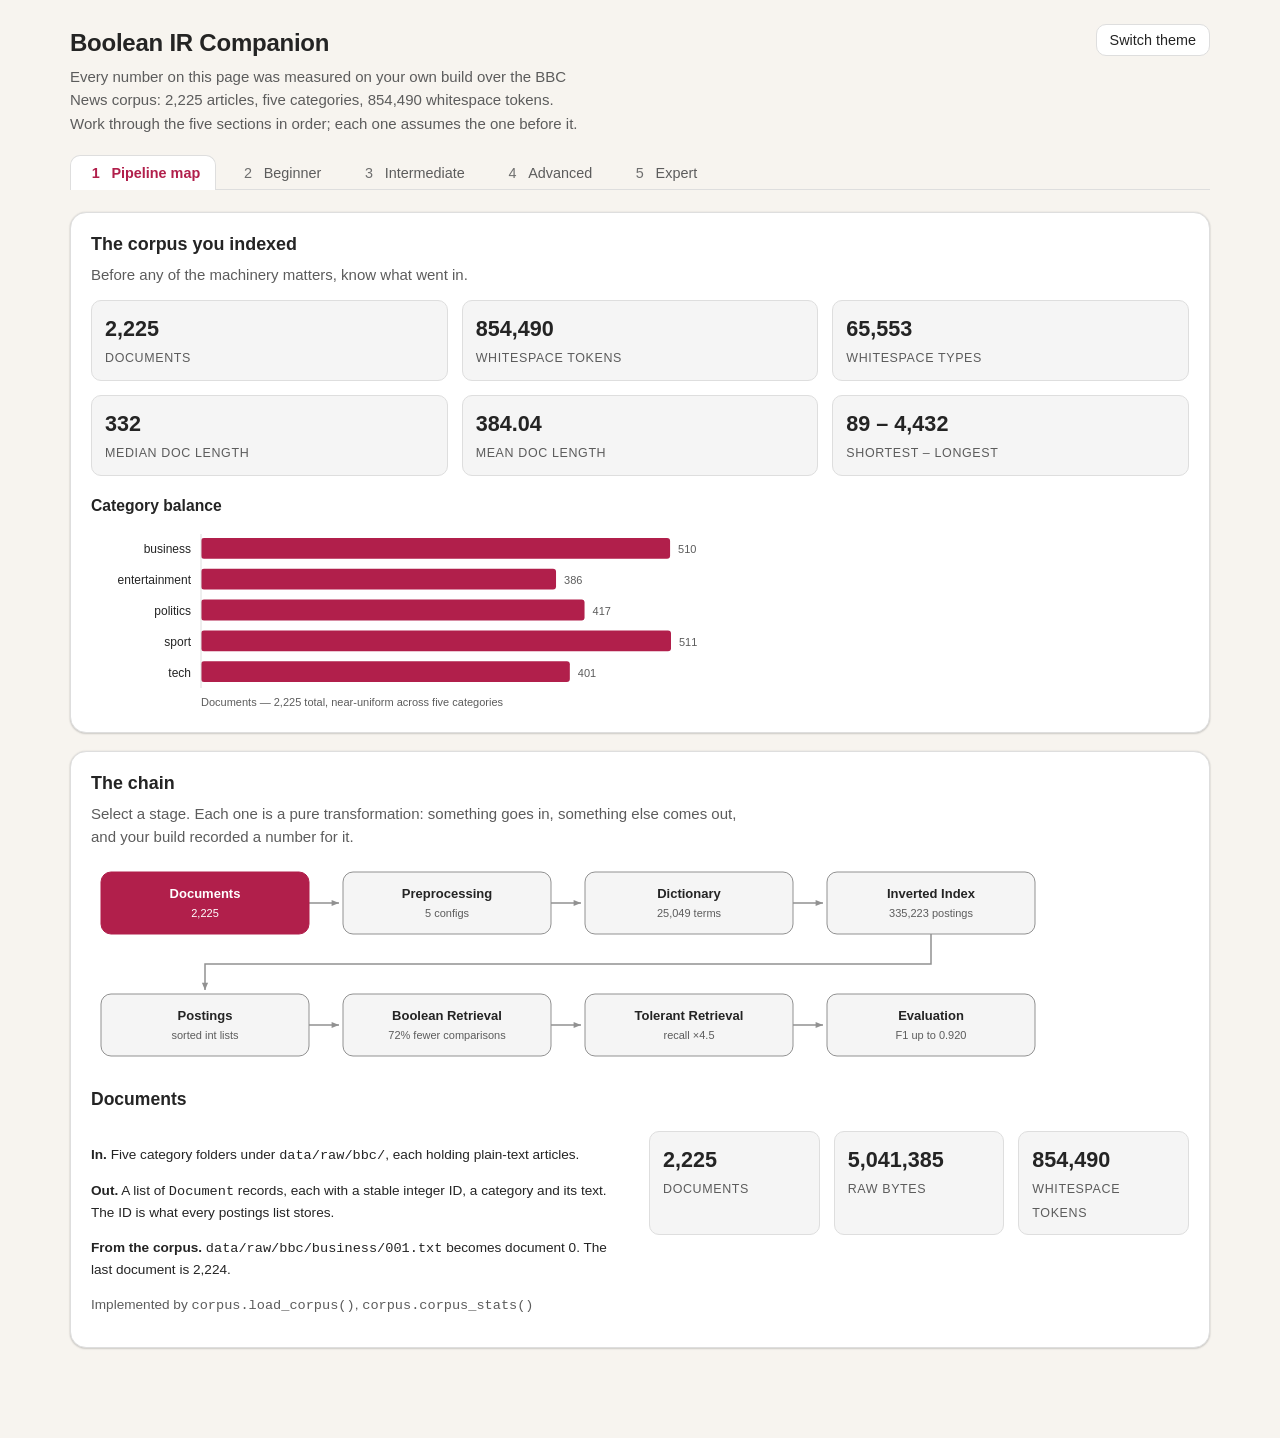
<file: visual/ir-companion.html>
<!DOCTYPE html>
<html lang="en-GB">
<head>
<meta charset="utf-8">
<meta name="viewport" content="width=device-width, initial-scale=1">
<title>Boolean IR Companion — BBC News corpus</title>
<script>
  (() => {
    const param = new URLSearchParams(window.location.search).get("scoutTheme");
    const theme =
      param || (window.matchMedia("(prefers-color-scheme: dark)").matches ? "dark" : "light");
    document.documentElement.setAttribute("data-theme", theme);
  })();
</script>
<style>
:root {
  color-scheme: light;
  --cp-bg: #f7f4ef;
  --cp-bg-elevated: #fcfbf8;
  --cp-surface: #ffffff;
  --cp-surface-soft: #f5f5f5;
  --cp-border: #dedede;
  --cp-border-strong: #919191;
  --cp-text: #242424;
  --cp-text-muted: #5c5c5c;
  --cp-text-soft: #6f6f6f;
  --cp-accent: #b11f4b;
  --cp-accent-hover: #9a1a41;
  --cp-accent-soft: rgba(177, 31, 75, 0.08);
  --cp-accent-fg: #ffffff;
  --cp-success: #16a34a;
  --cp-danger: #dc2626;
  --cp-warning: #f59e0b;
  --cp-link: #0078d4;
  --cp-shadow: 0 18px 48px rgba(0, 0, 0, 0.12);
  --cp-overlay: rgba(255, 255, 255, 0.8);
  --cp-panel: rgba(255, 255, 255, 0.86);
  --cp-panel-strong: rgba(255, 255, 255, 0.96);
  --cp-sheen: rgba(255, 255, 255, 0.55);
  --cp-highlight: rgba(177, 31, 75, 0.12);
  --cp-card-shadow: 0 0 2px rgba(0, 0, 0, 0.12), 0 1px 2px rgba(0, 0, 0, 0.14);
  --cp-grid-off: rgba(0, 0, 0, 0.07);
  --cp-focus-ring: rgba(177, 31, 75, 0.45);
}
html[data-theme="dark"] {
  color-scheme: dark;
  --cp-bg: #3d3b3a;
  --cp-bg-elevated: #343231;
  --cp-surface: #292929;
  --cp-surface-soft: #2e2e2e;
  --cp-border: #474747;
  --cp-border-strong: #5f5f5f;
  --cp-text: #dedede;
  --cp-text-muted: #919191;
  --cp-text-soft: #b0b0b0;
  --cp-accent: #fd8ea1;
  --cp-accent-hover: #fb7b91;
  --cp-accent-soft: rgba(253, 142, 161, 0.14);
  --cp-accent-fg: #1a1a1a;
  --cp-success: #4ade80;
  --cp-danger: #f87171;
  --cp-warning: #fbbf24;
  --cp-link: #4da6ff;
  --cp-shadow: 0 18px 48px rgba(0, 0, 0, 0.32);
  --cp-overlay: rgba(41, 41, 41, 0.88);
  --cp-panel: rgba(41, 41, 41, 0.72);
  --cp-panel-strong: rgba(41, 41, 41, 0.96);
  --cp-sheen: rgba(255, 255, 255, 0.04);
  --cp-highlight: rgba(253, 142, 161, 0.12);
  --cp-card-shadow: 0 0 2px rgba(0, 0, 0, 0.4), 0 1px 2px rgba(0, 0, 0, 0.5);
  --cp-grid-off: rgba(255, 255, 255, 0.08);
  --cp-focus-ring: rgba(253, 142, 161, 0.5);
}

* { box-sizing: border-box; }

body {
  margin: 0;
  background: var(--cp-bg);
  color: var(--cp-text);
  font-family: "Segoe UI", Aptos, Calibri, -apple-system, BlinkMacSystemFont, sans-serif;
  font-size: 15px;
  line-height: 1.55;
}

code, .mono, pre { font-family: Consolas, "Courier New", Courier, monospace; }

.wrap { max-width: 1180px; margin: 0 auto; padding: 24px 20px 72px; }

header.masthead {
  display: flex; align-items: flex-start; justify-content: space-between;
  gap: 16px; flex-wrap: wrap; margin-bottom: 20px;
}
header.masthead h1 { font-size: 1.5rem; margin: 0 0 4px; letter-spacing: -0.01em; }
header.masthead p { margin: 0; color: var(--cp-text-muted); max-width: 62ch; }

button, select {
  font-family: inherit; font-size: 0.9rem; color: var(--cp-text);
  background: var(--cp-surface); border: 1px solid var(--cp-border);
  border-radius: 0.625rem; padding: 7px 13px; cursor: pointer;
  transition: background 0.15s ease, border-color 0.15s ease;
}
button:hover, select:hover { border-color: var(--cp-border-strong); }
button:disabled { opacity: 0.45; cursor: not-allowed; }
:focus-visible { outline: 2px solid var(--cp-focus-ring); outline-offset: 2px; }

button.primary {
  background: var(--cp-accent); color: var(--cp-accent-fg); border-color: var(--cp-accent);
  font-weight: 600;
}
button.primary:hover:not(:disabled) { background: var(--cp-accent-hover); border-color: var(--cp-accent-hover); }

/* ---------------------------------------------------------------- tabs */
[role="tablist"] {
  display: flex; gap: 6px; flex-wrap: wrap;
  border-bottom: 1px solid var(--cp-border); margin-bottom: 22px;
}
[role="tab"] {
  border: 1px solid transparent; border-bottom: none; background: transparent;
  border-radius: 0.625rem 0.625rem 0 0; padding: 9px 15px; margin-bottom: -1px;
  color: var(--cp-text-muted); font-weight: 500;
}
[role="tab"]:hover { color: var(--cp-text); background: var(--cp-surface-soft); }
[role="tab"][aria-selected="true"] {
  background: var(--cp-surface); border-color: var(--cp-border);
  color: var(--cp-accent); font-weight: 600;
}
[role="tab"] .idx {
  display: inline-block; min-width: 1.35em; margin-right: 6px;
  color: var(--cp-text-soft); font-variant-numeric: tabular-nums;
}
[role="tab"][aria-selected="true"] .idx { color: var(--cp-accent); }
[role="tabpanel"][hidden] { display: none; }

/* ---------------------------------------------------------------- cards */
.card {
  background: var(--cp-surface); border: 1px solid var(--cp-border);
  border-radius: 16px; padding: 18px 20px; box-shadow: var(--cp-card-shadow);
  margin-bottom: 18px;
}
.card > h2 { margin: 0 0 4px; font-size: 1.12rem; }
.card > h3 { margin: 18px 0 6px; font-size: 0.98rem; }
.card > .lede { margin: 0 0 14px; color: var(--cp-text-muted); max-width: 78ch; }
.grid2 { display: grid; grid-template-columns: 1fr 1fr; gap: 18px; }
.grid3 { display: grid; grid-template-columns: repeat(3, 1fr); gap: 14px; }
@media (max-width: 900px) { .grid2, .grid3 { grid-template-columns: 1fr; } }

.stat {
  background: var(--cp-surface-soft); border: 1px solid var(--cp-border);
  border-radius: 0.625rem; padding: 11px 13px;
}
.stat .v { font-size: 1.35rem; font-weight: 650; font-variant-numeric: tabular-nums; display: block; }
.stat .k { font-size: 0.78rem; color: var(--cp-text-muted); text-transform: uppercase; letter-spacing: 0.05em; }

.note {
  border-left: 3px solid var(--cp-accent); background: var(--cp-accent-soft);
  padding: 10px 14px; border-radius: 0 0.625rem 0.625rem 0; margin: 14px 0;
  color: var(--cp-text); font-size: 0.9rem;
}
.muted { color: var(--cp-text-muted); }
.small { font-size: 0.85rem; }
.tiny { font-size: 0.78rem; }

dl.defs { margin: 0; }
dl.defs dt { font-weight: 650; margin-top: 12px; color: var(--cp-accent); }
dl.defs dt:first-child { margin-top: 0; }
dl.defs dd { margin: 3px 0 0; color: var(--cp-text-muted); }

table.data { border-collapse: collapse; width: 100%; font-size: 0.88rem; }
table.data th, table.data td {
  border-bottom: 1px solid var(--cp-border); padding: 7px 9px; text-align: right;
  font-variant-numeric: tabular-nums;
}
table.data th:first-child, table.data td:first-child { text-align: left; font-variant-numeric: normal; }
table.data th { color: var(--cp-text-muted); font-weight: 600; font-size: 0.79rem;
  text-transform: uppercase; letter-spacing: 0.04em; }
table.data tbody tr:hover { background: var(--cp-surface-soft); }

.chips { display: flex; flex-wrap: wrap; gap: 7px; align-items: center; }
.chip {
  border: 1px solid var(--cp-border); background: var(--cp-surface-soft);
  border-radius: 999px; padding: 4px 11px; font-size: 0.85rem;
}
button.chip { cursor: pointer; }
button.chip[aria-pressed="true"] {
  background: var(--cp-accent); border-color: var(--cp-accent); color: var(--cp-accent-fg); font-weight: 600;
}

/* ---------------------------------------------------------------- svg */
svg { display: block; max-width: 100%; height: auto; }
.svg-node rect { fill: var(--cp-surface-soft); stroke: var(--cp-border-strong); stroke-width: 1; }
.svg-node text { fill: var(--cp-text); font-size: 13px; font-weight: 600; }
.svg-node .sub { fill: var(--cp-text-muted); font-size: 11px; font-weight: 400; }
.svg-node { cursor: pointer; }
.svg-node:hover rect { fill: var(--cp-highlight); }
.svg-node:focus-visible rect { stroke: var(--cp-accent); stroke-width: 2; }
.svg-node[aria-pressed="true"] rect { fill: var(--cp-accent); stroke: var(--cp-accent); }
.svg-node[aria-pressed="true"] text { fill: var(--cp-accent-fg); }
.svg-node[aria-pressed="true"] .sub { fill: var(--cp-accent-fg); }
.flow-arrow { stroke: var(--cp-border-strong); stroke-width: 1.5; fill: none; }
.arrow-head { fill: var(--cp-border-strong); }
.bar { fill: var(--cp-accent); }
.bar-alt { fill: var(--cp-border-strong); }
.axis { stroke: var(--cp-border); stroke-width: 1; }
.axis-text { fill: var(--cp-text-muted); font-size: 11px; }
.axis-text.mono { font-family: Consolas, "Courier New", Courier, monospace; }
.label-text { fill: var(--cp-text); font-size: 12px; }
.pt { fill: var(--cp-accent); stroke: var(--cp-surface); stroke-width: 2; }
.pt-ring { fill: none; stroke: var(--cp-accent); stroke-width: 1.5; }
.gridline { stroke: var(--cp-border); stroke-width: 1; stroke-dasharray: 3 3; }

/* ---------------------------------------------------------------- doc grid */
#docGrid {
  display: grid; grid-template-columns: repeat(55, 1fr); gap: 2px;
  margin-top: 10px; max-width: 720px;
}
#docGrid i {
  display: block; aspect-ratio: 1; border-radius: 1px; background: var(--cp-grid-off);
}
#docGrid i.on { background: var(--cp-accent); }
#docGrid i.cat { background: var(--cp-border-strong); }

/* ---------------------------------------------------------------- merge */
.merge-lane { margin: 12px 0; }
.merge-lane .lane-head {
  display: flex; align-items: baseline; gap: 10px; margin-bottom: 5px;
  font-size: 0.86rem; color: var(--cp-text-muted);
}
.merge-lane .lane-head b { color: var(--cp-text); font-size: 0.95rem; }
.cells { display: flex; flex-wrap: wrap; gap: 5px; }
.cell {
  min-width: 46px; text-align: center; padding: 6px 7px; border-radius: 0.625rem;
  border: 1px solid var(--cp-border); background: var(--cp-surface-soft);
  font-family: Consolas, "Courier New", Courier, monospace; font-size: 0.86rem;
  font-variant-numeric: tabular-nums;
}
.cell.done { opacity: 0.38; }
.cell.ptr { border-color: var(--cp-accent); border-width: 2px; background: var(--cp-highlight); font-weight: 700; }
.cell.hit { background: var(--cp-accent); border-color: var(--cp-accent); color: var(--cp-accent-fg); font-weight: 700; }
.cell.out { background: var(--cp-accent-soft); border-color: var(--cp-accent); }
.cell.empty { color: var(--cp-text-soft); font-style: italic; border-style: dashed; }
.explain {
  min-height: 3.2em; background: var(--cp-surface-soft); border: 1px solid var(--cp-border);
  border-radius: 0.625rem; padding: 10px 13px; margin-top: 12px; font-size: 0.9rem;
}
.explain b { color: var(--cp-accent); }
.counters { display: flex; gap: 20px; flex-wrap: wrap; margin-top: 12px; }
.counters div { font-size: 0.85rem; color: var(--cp-text-muted); }
.counters div span { display: block; font-size: 1.25rem; font-weight: 650; color: var(--cp-text);
  font-variant-numeric: tabular-nums; }

/* ---------------------------------------------------------------- porter */
.trace-row {
  display: grid; grid-template-columns: 62px 190px 1fr; gap: 12px; align-items: center;
  padding: 7px 10px; border-bottom: 1px solid var(--cp-border); font-size: 0.88rem;
}
.trace-row:last-child { border-bottom: none; }
.trace-row .step { font-weight: 700; color: var(--cp-text-muted); font-family: Consolas, "Courier New", Courier, monospace; }
.trace-row .val { font-family: Consolas, "Courier New", Courier, monospace; font-size: 0.95rem; }
.trace-row.changed { background: var(--cp-accent-soft); }
.trace-row.changed .step { color: var(--cp-accent); }
.trace-row.changed .val { font-weight: 700; color: var(--cp-accent); }
.trace-row .rule { color: var(--cp-text-muted); font-size: 0.83rem; }

/* ---------------------------------------------------------------- dp grid */
table.dp { border-collapse: collapse; font-family: Consolas, "Courier New", Courier, monospace; }
table.dp th, table.dp td {
  width: 40px; height: 36px; text-align: center; border: 1px solid var(--cp-border);
  font-size: 0.9rem; font-variant-numeric: tabular-nums;
}
table.dp th { background: var(--cp-surface-soft); color: var(--cp-text-muted); font-weight: 700; }
table.dp td { background: var(--cp-surface); cursor: pointer; }
table.dp td:hover { background: var(--cp-highlight); }
table.dp td.path { background: var(--cp-accent-soft); border-color: var(--cp-accent); font-weight: 700; color: var(--cp-accent); }
table.dp td.sel { background: var(--cp-accent); color: var(--cp-accent-fg); font-weight: 700; }
table.dp td.final { border-width: 2px; border-color: var(--cp-accent); }

/* ---------------------------------------------------------------- failures */
.fail { border: 1px solid var(--cp-border); border-radius: 16px; padding: 16px 18px;
  background: var(--cp-surface-soft); margin-bottom: 14px; }
.fail h3 { margin: 0 0 6px; font-size: 0.98rem; color: var(--cp-danger); }
.fail p { margin: 0 0 8px; color: var(--cp-text-muted); font-size: 0.9rem; }
.fail p:last-child { margin-bottom: 0; }
.fail .mono { color: var(--cp-text); }
.eq { display: inline-block; background: var(--cp-surface); border: 1px solid var(--cp-border);
  border-radius: 0.625rem; padding: 3px 9px; margin: 3px 4px 3px 0;
  font-family: Consolas, "Courier New", Courier, monospace; font-size: 0.86rem; }

.legend { display: flex; gap: 16px; flex-wrap: wrap; font-size: 0.82rem; color: var(--cp-text-muted); margin-top: 8px; }
.legend span { display: inline-flex; align-items: center; gap: 6px; }
.legend i { width: 12px; height: 12px; border-radius: 3px; display: inline-block; border: 1px solid var(--cp-border); }
.legend i.on { background: var(--cp-accent); border-color: var(--cp-accent); }
.legend i.off { background: var(--cp-grid-off); }

.scroll-x { overflow-x: auto; }

@media (prefers-reduced-motion: reduce) {
  *, *::before, *::after {
    animation-duration: 0.001ms !important; animation-iteration-count: 1 !important;
    transition-duration: 0.001ms !important; scroll-behavior: auto !important;
  }
}
</style>
</head>
<body>
<div class="wrap">

<header class="masthead">
  <div>
    <h1>Boolean IR Companion</h1>
    <p>Every number on this page was measured on your own build over the BBC News corpus:
       2,225 articles, five categories, 854,490 whitespace tokens. Work through the five
       sections in order; each one assumes the one before it.</p>
  </div>
  <button id="themeToggle" type="button" aria-label="Switch colour theme">Switch theme</button>
</header>

<div role="tablist" aria-label="Learning sections">
  <button role="tab" id="tab-1" aria-controls="panel-1" aria-selected="true"  tabindex="0"><span class="idx">1</span>Pipeline map</button>
  <button role="tab" id="tab-2" aria-controls="panel-2" aria-selected="false" tabindex="-1"><span class="idx">2</span>Beginner</button>
  <button role="tab" id="tab-3" aria-controls="panel-3" aria-selected="false" tabindex="-1"><span class="idx">3</span>Intermediate</button>
  <button role="tab" id="tab-4" aria-controls="panel-4" aria-selected="false" tabindex="-1"><span class="idx">4</span>Advanced</button>
  <button role="tab" id="tab-5" aria-controls="panel-5" aria-selected="false" tabindex="-1"><span class="idx">5</span>Expert</button>
</div>

<!-- =================================================== 1. PIPELINE MAP -->
<section role="tabpanel" id="panel-1" aria-labelledby="tab-1" tabindex="0">

  <div class="card">
    <h2>The corpus you indexed</h2>
    <p class="lede">Before any of the machinery matters, know what went in.</p>
    <div class="grid3">
      <div class="stat"><span class="v">2,225</span><span class="k">Documents</span></div>
      <div class="stat"><span class="v">854,490</span><span class="k">Whitespace tokens</span></div>
      <div class="stat"><span class="v">65,553</span><span class="k">Whitespace types</span></div>
      <div class="stat"><span class="v">332</span><span class="k">Median doc length</span></div>
      <div class="stat"><span class="v">384.04</span><span class="k">Mean doc length</span></div>
      <div class="stat"><span class="v">89 – 4,432</span><span class="k">Shortest – longest</span></div>
    </div>
    <h3>Category balance</h3>
    <div id="catChart"></div>
  </div>

  <div class="card">
    <h2>The chain</h2>
    <p class="lede">Select a stage. Each one is a pure transformation: something goes in,
       something else comes out, and your build recorded a number for it.</p>
    <div class="scroll-x"><div id="pipeSvg"></div></div>
    <div id="pipeDetail" aria-live="polite"></div>
  </div>

</section>

<!-- =================================================== 2. BEGINNER -->
<section role="tabpanel" id="panel-2" aria-labelledby="tab-2" tabindex="0" hidden>

  <div class="card">
    <h2>Three words that carry everything</h2>
    <dl class="defs">
      <dt>Term</dt>
      <dd>A string in the dictionary — the unit the index is keyed by. Not a word: a term is
          whatever survived your preprocessing. In the stemmed index, <code>technology</code> and
          <code>technologies</code> are both the single term <code>technologi</code>.</dd>
      <dt>Posting</dt>
      <dd>One entry saying "this term occurs in this document". A posting is just a document ID.
          In <code>InvertedIndex</code> the postings for a term are held as a sorted list of ints —
          sorted, because every merge algorithm downstream depends on it.</dd>
      <dt>Document frequency (df)</dt>
      <dd>How many documents a term appears in, which is exactly the length of its postings list.
          Not the same as collection frequency (cf), which counts every occurrence. Both live in
          <code>Vocabulary</code>; df drives retrieval, cf drives the frequency table below.</dd>
    </dl>
    <div class="note">
      Across the stemmed index the mean df is <b>13.383</b> and <b>9,505</b> terms occur exactly
      once (hapax legomena). Most of the dictionary is nearly useless for retrieval; a handful of
      terms do almost all the work.
    </div>
  </div>

  <div class="card">
    <h2>A real postings list</h2>
    <p class="lede">Pick a term. The grid below is all 2,225 documents in corpus order; the lit
       cells are the documents in that term's postings list. The numbers beneath are the actual
       postings recorded by your build.</p>
    <div class="chips" id="termChips" role="group" aria-label="Choose a term"></div>
    <div class="merge-lane" style="margin-top:14px">
      <div class="lane-head"><b id="termName">—</b><span id="termMeta"></span></div>
      <div class="cells" id="termCells"></div>
    </div>
    <div id="docGrid" role="img" aria-label="Document grid, lit cells are documents containing the selected term"></div>
    <div class="legend">
      <span><i class="on"></i> contains the term</span>
      <span><i class="off"></i> does not</span>
      <span class="tiny">Reading order: document 0 top-left, document 2,224 bottom-right.</span>
    </div>
    <div class="note" id="termNote"></div>
  </div>

  <div class="card">
    <h2>The head of the distribution</h2>
    <p class="lede">The fifteen most frequent terms in the stemmed index, by collection frequency
       (total occurrences, not document count). This is <code>Vocabulary.most_frequent</code>.</p>
    <div class="scroll-x"><div id="topTermsChart"></div></div>
    <div class="note">
      <code>said</code> alone accounts for 7,255 occurrences out of 497,333 tokens — roughly one
      token in every 69, after stop-word removal has already stripped the obvious noise. Note the
      stemmed forms: <code>peopl</code>, <code>sai</code>, <code>us</code>. The second entry,
      <code>us</code>, is the collision discussed in section 5.
    </div>
  </div>

</section>

<!-- =================================================== 3. INTERMEDIATE -->
<section role="tabpanel" id="panel-3" aria-labelledby="tab-3" tabindex="0" hidden>

  <div class="card">
    <h2>The merge, one comparison at a time</h2>
    <p class="lede">This is the heart of Boolean retrieval. Two sorted postings lists, two pointers,
       one pass. Because both lists are sorted, you never need to look backwards, and you never need
       to hold the whole collection in memory. Press <b>Step</b> — or focus the button and press
       Enter or Space — to advance a single comparison.</p>

    <div class="chips" role="group" aria-label="Choose an operation">
      <span class="small muted">Operation</span>
      <button class="chip" type="button" data-op="AND"    aria-pressed="true">AND (intersect)</button>
      <button class="chip" type="button" data-op="OR"     aria-pressed="false">OR (union)</button>
      <button class="chip" type="button" data-op="ANDNOT" aria-pressed="false">AND NOT (difference)</button>
    </div>
    <div class="chips" style="margin-top:10px" role="group" aria-label="Choose the pair of terms">
      <span class="small muted">Terms</span>
      <label class="tiny muted" for="mergeA">A</label>
      <select id="mergeA"></select>
      <label class="tiny muted" for="mergeB">B</label>
      <select id="mergeB"></select>
    </div>

    <div class="merge-lane">
      <div class="lane-head"><b id="laneAName">—</b><span id="laneAMeta"></span></div>
      <div class="cells" id="laneA"></div>
    </div>
    <div class="merge-lane">
      <div class="lane-head"><b id="laneBName">—</b><span id="laneBMeta"></span></div>
      <div class="cells" id="laneB"></div>
    </div>

    <div class="explain" id="mergeExplain" aria-live="polite">
      Ready. The pointers <code>i</code> and <code>j</code> both start at position 0.
    </div>

    <div class="merge-lane">
      <div class="lane-head"><b>Output</b><span class="tiny">appended in sorted order, never re-sorted</span></div>
      <div class="cells" id="laneOut"></div>
    </div>

    <div class="counters">
      <div><span id="cmpCount">0</span>Comparisons</div>
      <div><span id="outCount">0</span>Results so far</div>
      <div><span id="posI">0</span>Pointer i</div>
      <div><span id="posJ">0</span>Pointer j</div>
    </div>

    <div class="chips" style="margin-top:14px">
      <button class="primary" type="button" id="stepBtn">Step</button>
      <button type="button" id="runBtn">Run to end</button>
      <button type="button" id="resetBtn">Reset</button>
    </div>

    <div class="note" id="mergeNote">
      The three operators share one loop and differ only in what they do with each outcome.
      <b>AND</b> emits only on equality. <b>OR</b> emits on every branch. <b>AND NOT</b> emits when
      A is strictly smaller — that is, when a document is in A and cannot be in B. Note that
      AND NOT never builds the complement of B, which would be a list of thousands of documents.
    </div>
    <p class="small muted" id="mergeProvenance"></p>
  </div>

  <div class="card">
    <h2>Porter stemmer, step by step</h2>
    <p class="lede">Stemming is what collapses 33,805 terms to 25,049. It is not a dictionary
       lookup — it is five ordered groups of suffix rules, each firing at most once. The first rule
       in a group whose pattern matches, and whose measure condition holds, wins. Pick a word to see
       the trace your implementation recorded.</p>
    <div class="chips" id="porterChips" role="group" aria-label="Choose a word to trace"></div>
    <div style="margin-top:14px; border:1px solid var(--cp-border); border-radius:0.625rem; overflow:hidden">
      <div id="porterTrace"></div>
    </div>
    <div class="note" id="porterNote"></div>
    <p class="small muted">
      <b>Measure</b> m is the count of vowel–consonant alternations in the stem. It is the algorithm's
      only guard against over-stemming: a rule with condition <code>m &gt; 1</code> refuses to strip a
      suffix off a short stem. It is also the source of the failures in section 5.
    </p>
  </div>

</section>

<!-- =================================================== 4. ADVANCED -->
<section role="tabpanel" id="panel-4" aria-labelledby="tab-4" tabindex="0" hidden>

  <div class="card">
    <h2>Why ordering AND arguments by df pays</h2>
    <p class="lede">An intersection can never be larger than its smallest input. So if you merge the
       two shortest lists first, every subsequent merge starts from a small accumulator. Merge the
       longest first and you carry a large intermediate result through the whole chain. The result
       set is identical either way — only the work changes.</p>

    <div class="grid3">
      <div class="stat"><span class="v">77,943</span><span class="k">Naive comparisons</span></div>
      <div class="stat"><span class="v">21,790</span><span class="k">Optimised comparisons</span></div>
      <div class="stat"><span class="v">72.0%</span><span class="k">Saving</span></div>
    </div>
    <p class="small muted" style="margin-top:10px">
      Measured across 150 query executions — 30 queries against each of the five index
      configurations — by <code>execute()</code> in <code>boolean.py</code>, with both strategies
      asserted to return identical result sets.
    </p>

    <h3>Reorder it yourself</h3>
    <p class="small muted">Pick three terms from the stemmed index, then move them. The document
       frequencies are real; the comparison figure is the arithmetic upper bound on the merge loop
       (each pairwise merge compares at most <code>|a| + |b|</code> times, and the accumulator after
       an intersection is at most <code>min(|a|, |b|)</code>). It is a bound, not a measurement.</p>
    <div class="chips" id="orderPool" role="group" aria-label="Add a term to the query"></div>
    <div class="merge-lane" style="margin-top:14px">
      <div class="lane-head"><b>Your order</b><span class="tiny">left to right, as written</span></div>
      <div class="chips" id="orderList"></div>
    </div>
    <div class="grid3" style="margin-top:14px">
      <div class="stat"><span class="v" id="boundYours">—</span><span class="k">Bound, your order</span></div>
      <div class="stat"><span class="v" id="boundBest">—</span><span class="k">Bound, df-ascending</span></div>
      <div class="stat"><span class="v" id="boundSave">—</span><span class="k">Difference</span></div>
    </div>
    <div class="explain" id="orderExplain" aria-live="polite">Add two or three terms to begin.</div>
    <div class="note">
      A real measured pair from your run: <code>q23 minister AND NOT chelsea</code> on the stemmed
      index cost <b>4,126</b> comparisons naively and <b>407</b> optimised — a saving of 3,719 on a
      single two-term query. The AND NOT queries q21, q22 and q23 supply almost the whole 72%.
    </div>
  </div>

  <div class="card">
    <h2>Wildcards as a set intersection</h2>
    <p class="lede">A wildcard pattern cannot be looked up in the dictionary, so
       <code>KGramIndex</code> converts it into terms that can. The pattern is padded with
       <code>$</code> sentinels, split on <code>*</code>, and each literal run of length ≥ 3 yields
       3-grams. Intersecting those k-gram postings gives candidates. Then — and this stage is not
       optional — a regex removes the candidates that contain the right pieces in the wrong order.</p>

    <div class="chips" id="wildChips" role="group" aria-label="Choose a wildcard pattern"></div>

    <div class="grid2" style="margin-top:16px">
      <div>
        <h3>Stage 1 — k-grams extracted</h3>
        <div class="chips" id="wildGrams"></div>
        <p class="small muted" id="wildGramNote"></p>
        <h3>Stage 2 — candidates after intersection</h3>
        <div class="chips" id="wildCands"></div>
      </div>
      <div>
        <h3>Stage 3 — regex filter</h3>
        <p class="small muted">Pattern compiled as <code id="wildRegex">—</code></p>
        <div class="chips" id="wildKept"></div>
        <h3>Result over the full vocabulary</h3>
        <div class="stat"><span class="v" id="wildCount">—</span><span class="k">Terms matched, measured</span></div>
      </div>
    </div>
    <div class="note" id="wildNote"></div>
    <p class="small muted">
      Stages 1 to 3 run live against a 30-term slice of your vocabulary so you can watch the
      filtering happen. The matched-terms figure and the term samples are the measured results over
      the whole dictionary.
    </p>
  </div>

  <div class="card">
    <h2>Edit distance as a grid</h2>
    <p class="lede">Levenshtein distance is a dynamic program. Cell (i, j) is the cheapest way to
       turn the first i characters of one string into the first j of the other, and it depends only
       on its three neighbours. Select any cell to see the three candidates it minimised over.</p>
    <div class="grid2">
      <div class="scroll-x"><div id="dpGrid"></div></div>
      <div>
        <div class="explain" id="dpExplain" aria-live="polite">
          Select a cell in the grid.
        </div>
        <div class="stat" style="margin-top:14px"><span class="v">2</span><span class="k">levenshtein("pirce", "price")</span></div>
        <p class="small muted" style="margin-top:12px">
          The highlighted path is one optimal alignment, traced back from the bottom-right corner.
          <code>levenshtein()</code> in <code>tolerant.py</code> keeps only two rows, so it computes
          this number without ever building the whole grid;
          <code>levenshtein_matrix()</code> builds it in full for exactly this kind of display.
        </p>
        <div class="note">
          The <code>cap</code> argument matters more than it looks. If every value in a row already
          exceeds the cap, no later row can come back under it, so the function abandons early.
          Without it you would pay full DP cost against tens of thousands of hopeless candidates.
        </div>
      </div>
    </div>
  </div>

</section>

<!-- =================================================== 5. EXPERT -->
<section role="tabpanel" id="panel-5" aria-labelledby="tab-5" tabindex="0" hidden>

  <div class="card">
    <h2>Five configurations, one trade-off</h2>
    <p class="lede">Each preprocessing step trades precision for recall. The five configurations are
       cumulative, and the plot shows where each lands. Nothing here is free.</p>
    <div class="chips" role="group" aria-label="Averaging method">
      <span class="small muted">Averaging</span>
      <button class="chip" type="button" data-avg="macro" aria-pressed="true">Macro</button>
      <button class="chip" type="button" data-avg="micro" aria-pressed="false">Micro</button>
    </div>
    <div class="grid2" style="margin-top:14px">
      <div class="scroll-x"><div id="prPlot"></div></div>
      <div class="scroll-x">
        <table class="data" id="evalTable">
          <thead><tr><th>Configuration</th><th>Precision</th><th>Recall</th><th>F1</th></tr></thead>
          <tbody></tbody>
        </table>
        <div class="note" id="prNote"></div>
      </div>
    </div>
    <div class="note">
      Read the shape, not just the winner. Lowercasing is nearly free: it takes macro precision from
      0.866 to 1.000 <em>and</em> recall from 0.644 to 0.869, because case variation was pure noise.
      Stop-word removal changes the scores by nothing at all — identical to normalised on all six
      figures — because no evaluation query rests on a stop word. Stemming is the only step that
      genuinely trades: precision falls from 1.000 to 0.906 while recall climbs to 0.956. Lemmatising
      is the odd one out: it improves precision over stemming but its macro F1, 0.865, is the second
      worst of the five.
    </div>
  </div>

  <div class="card">
    <h2>Vocabulary collapse</h2>
    <p class="lede">Each cumulative step shrinks the dictionary. The size of the drop tells you how
       much variation that step was treating as noise.</p>
    <div class="scroll-x"><div id="vocabChart"></div></div>
    <div class="note">
      Lowercasing removes 4,285 types — pure case variants. Stop-word removal removes only 176 more
      types, but 101,114 postings and 357,654 tokens: stop words are few but everywhere. Stemming
      removes 8,756 types, by far the largest structural collapse, and drops hapax legomena from
      12,697 to 9,505. Lemmatising is far more conservative than stemming: 30,821 types against
      25,049, which is why it recovers precision and loses recall.
    </div>
  </div>

  <div class="card">
    <h2>Tolerant retrieval: a large gain, honestly priced</h2>
    <p class="lede">Twenty misspelled queries, run exactly and then with k-gram shortlisting plus
       edit-distance correction.</p>
    <div class="grid2">
      <div class="scroll-x"><div id="tolChart"></div></div>
      <div>
        <div class="grid2">
          <div class="stat"><span class="v">0.133 &rarr; 0.854</span><span class="k">Macro recall</span></div>
          <div class="stat"><span class="v">0.194 &rarr; 0.801</span><span class="k">Macro precision</span></div>
          <div class="stat"><span class="v">0.147 &rarr; 0.824</span><span class="k">Macro F1</span></div>
          <div class="stat"><span class="v">0.984 &rarr; 0.919</span><span class="k">Micro precision</span></div>
        </div>
        <div class="note">
          Correction repairs 18 of the 20 misspellings and recall rises more than sixfold. The cost
          is visible in micro precision, which falls from 0.984 to 0.919. Exact matching almost never
          returned a wrong document because it usually returned nothing at all; correction returns
          documents, and about one retrieved document in twelve is now wrong. Macro-averaging softens
          this, because it weights a query returning three documents the same as one returning three
          hundred.
        </div>
        <p class="small muted">
          Repair runs against the <strong>unstemmed</strong> vocabulary and the result is stemmed
          afterwards. Correcting against stemmed terms fails outright: <code>goverment</code> stems
          to <code>gover</code>, which exists, so a stem-based corrector sees a valid term and never
          reaches <code>government</code>.
        </p>
      </div>
    </div>
  </div>

  <div class="card">
    <h2>Known failures</h2>
    <p class="lede">Four findings from your own run. None of these are bugs in the implementation;
       all four are consequences of the algorithms behaving exactly as specified.</p>

    <div class="fail">
      <h3>1. The stemmer splits the <span class="mono">technology</span> family</h3>
      <p>
        <span class="eq">technology → technologi</span>
        <span class="eq">technologies → technologi</span>
        <span class="eq">technological → technolog</span>
      </p>
      <p>Step 1a rewrites <code>ies → i</code>, which puts <code>technology</code> and
         <code>technologies</code> together on <code>technologi</code>. But
         <code>technological</code> reaches step 2, where <code>ical → ic</code> and related rules
         apply, and lands on <code>technolog</code>. Porter's 1980 algorithm has no rule bridging
         <code>technologi</code> and <code>technolog</code>, because it works on suffixes in
         isolation and never consults a dictionary of related forms.</p>
      <p>The consequence is visible in your index: <code>technologi</code> has df 241 while
         <code>technolog</code> is a separate posting list entirely. Query q26,
         <code>technology</code>, retrieves only the first, so every document that says only
         "technological" is lost. That is recall gone for no linguistic reason.</p>
    </div>

    <div class="fail">
      <h3>2. <span class="mono">player</span> never reaches <span class="mono">play</span></h3>
      <p>
        <span class="eq">player → player</span>
        <span class="eq">players → player</span>
        <span class="eq">play → plai</span>
        <span class="eq">playing → plai</span>
        <span class="eq">played → plai</span>
      </p>
      <p>Step 4 has a rule stripping <code>-er</code>, but it is conditioned on
         <code>m(stem) &gt; 1</code>. The stem here is <code>play</code>, whose measure is exactly 1,
         so the rule declines to fire and <code>player</code> stays intact. Meanwhile
         <code>play</code> itself is caught by step 1c, which rewrites a terminal <code>y</code> to
         <code>i</code> when the stem contains a vowel, giving <code>plai</code>.</p>
      <p>So the family splits three ways rather than two, and the two halves diverge in opposite
         directions: <code>player</code> keeps its suffix while <code>play</code> gains a mutation.
         Query q27 <code>players</code> resolves to <code>player</code>, df 376, and never sees any
         document that talks only about playing. The measure guard is doing its job — it exists to
         stop over-stemming short words — and the cost is this.</p>
    </div>

    <div class="fail">
      <h3>3. Lowercasing merges the country <span class="mono">US</span> into the pronoun <span class="mono">us</span></h3>
      <p>Normalisation lowercases unconditionally, so <code>US</code> and <code>us</code> become one
         term. The obvious fix would be stop-word removal, but the NLTK English stop-word list does
         not contain <code>us</code> — it has <code>we</code>, <code>our</code> and
         <code>ours</code>, but not the objective form. So the term survives every stage of the
         pipeline.</p>
      <p>The result is the second row of the frequency table: <code>us</code> with 3,478
         occurrences, sitting between <code>said</code> and <code>mr</code>. That single postings
         list conflates every American business story with every sentence containing "told us" or
         "for us". A query for the country cannot separate them, and neither can a query trying to
         avoid it.</p>
      <p>This is the classic argument for case-sensitive handling of acronyms, or for a
         collection-specific stop list rather than an off-the-shelf one.</p>
    </div>

    <div class="fail">
      <h3>4. Edit distance is frequency-blind, so 2 of 20 repairs go to the wrong word</h3>
      <p>
        <span class="eq">d(labuor, labor) = 1</span>
        <span class="eq">d(labuor, labour) = 2</span>
        <span class="eq">d(pirce, piece) = 1</span>
        <span class="eq">d(pirce, price) = 2</span>
      </p>
      <p>Plain Levenshtein charges a transposition as two substitutions, so the intended repair sits
         two edits away while an unrelated word sits one edit away and wins. Query m16 asks for
         <code>labuor</code> and receives the American spelling <code>labor</code> rather than the
         British <code>labour</code> the BBC corpus actually uses. Query m09 asks for
         <code>pirce</code> and receives <code>piece</code> rather than <code>price</code>, turning a
         finance query into a general-vocabulary one and scoring zero.</p>
      <p>Distance alone cannot rank corrections, because it measures only the shape of the word and
         knows nothing about how likely each candidate is. A working corrector needs a channel model
         &mdash; how probable is <em>this particular</em> typo &mdash; multiplied by a prior over
         words. Damerau&ndash;Levenshtein, which charges a transposition as a single edit, would fix
         both of these cases specifically; the frequency-blindness would remain.</p>
      <p class="small muted">The frequency floor in <code>nearest()</code> is a partial mitigation
         only. It stops a hapax term winning a tie, but <code>labor</code> and <code>piece</code>
         are both common enough to clear it.</p>
    </div>
  </div>

</section>

</div>

<script>
"use strict";

/* ------------------------------------------------------------------ data
   Every value below is transcribed from data/derived/summary.json and
   data/derived/boolean_optimization.csv produced by this project's own run. */
const IR = {
  corpus: { num_docs: 2225, raw_bytes: 5041385, total_whitespace_tokens: 854490,
            unique_whitespace_types: 65553,
            doc_length: { min: 89, median: 332, max: 4432, mean: 384.04 } },
  categories: { business: 510, entertainment: 386, politics: 417, sport: 511, tech: 401 },
  indexes: [
    { index: "raw",        vocabulary_size: 38266, total_postings: 474642, total_tokens: 854987, hapax_legomena: 14699, mean_df: 12.404 },
    { index: "normalized", vocabulary_size: 33981, total_postings: 457500, total_tokens: 854987, hapax_legomena: 12703, mean_df: 13.463 },
    { index: "nostop",     vocabulary_size: 33805, total_postings: 356386, total_tokens: 497333, hapax_legomena: 12697, mean_df: 10.542 },
    { index: "stemmed",    vocabulary_size: 25049, total_postings: 335223, total_tokens: 497333, hapax_legomena: 9505,  mean_df: 13.383 },
    { index: "lemmatized", vocabulary_size: 30821, total_postings: 346890, total_tokens: 497333, hapax_legomena: 11687, mean_df: 11.255 }
  ],
  evaluation: {
    raw:        { macro: { precision: 0.8663, recall: 0.6436, f1: 0.7032 }, micro: { precision: 0.9993, recall: 0.5886, f1: 0.7409 } },
    normalized: { macro: { precision: 1.0,    recall: 0.8686, f1: 0.9044 }, micro: { precision: 1.0,    recall: 0.7171, f1: 0.8352 } },
    nostop:     { macro: { precision: 1.0,    recall: 0.8686, f1: 0.9044 }, micro: { precision: 1.0,    recall: 0.7171, f1: 0.8352 } },
    stemmed:    { macro: { precision: 0.906,  recall: 0.9564, f1: 0.9197 }, micro: { precision: 0.9385, recall: 0.8957, f1: 0.9166 } },
    lemmatized: { macro: { precision: 0.9204, recall: 0.8764, f1: 0.865  }, micro: { precision: 0.9414, recall: 0.7423, f1: 0.8301 } }
  },
  tolerant: {
    exact:    { num_queries: 20, macro: { precision: 0.1937, recall: 0.1326, f1: 0.1466 }, micro: { precision: 0.9838, recall: 0.2249, f1: 0.3662 } },
    tolerant: { num_queries: 20, macro: { precision: 0.8008, recall: 0.8543, f1: 0.8237 }, micro: { precision: 0.9194, recall: 0.8905, f1: 0.9047 } }
  },
  comparisons: { naive_total: 77943, optimized_total: 21790, saving_pct: 72.04 },
  sample_postings: {
    oil:        [2, 8, 11, 15, 21, 23, 24, 27, 29, 44, 45, 49, 56, 76, 79],
    elect:      [6, 34, 75, 101, 105, 106, 120, 135, 153, 164, 165, 196, 198, 213, 239],
    broadband:  [0, 111, 123, 251, 1004, 1828, 1834, 1841, 1844, 1846, 1855, 1870, 1881, 1893, 1896],
    chelsea:    [39, 1078, 1141, 1409, 1413, 1414, 1416, 1422, 1423, 1424, 1426, 1430, 1433, 1435, 1437],
    technolog:  [233, 544, 657, 1111, 1832, 1922, 1926, 1933, 1960, 2023, 2069, 2100, 2189, 2193, 2202]
  },
  top_terms: [["said",7255],["us",3478],["mr",3046],["year",2610],["would",2577],["new",2488],
              ["also",2156],["peopl",1971],["on",1816],["game",1615],["sai",1588],["could",1510],
              ["time",1487],["last",1404],["make",1375]],
  wildcards: [
    { pattern: "re*val",   matches: 0,  sample: "" },
    { pattern: "comput*",  matches: 10, sample: "comput computer' computer-aug computer-bas computer-control computer-gener computer-impl computeract computerandvideogam computeris" },
    { pattern: "*ology",   matches: 0,  sample: "" },
    { pattern: "invest*",  matches: 5,  sample: "invest investec investig investment-friendli investor" },
    { pattern: "gov*ment", matches: 1,  sample: "government" },
    { pattern: "f*ball",   matches: 0,  sample: "" }
  ],
  porter_traces: {
    relational:   [["input","relational"],["1a","relational"],["1b","relational"],["1c","relational"],["2","relate"],["3","relate"],["4","relate"],["5a","relat"],["5b","relat"]],
    conditional:  [["input","conditional"],["1a","conditional"],["1b","conditional"],["1c","conditional"],["2","condition"],["3","condition"],["4","condit"],["5a","condit"],["5b","condit"]],
    investments:  [["input","investments"],["1a","investment"],["1b","investment"],["1c","investment"],["2","investment"],["3","investment"],["4","invest"],["5a","invest"],["5b","invest"]],
    managing:     [["input","managing"],["1a","managing"],["1b","manag"],["1c","manag"],["2","manag"],["3","manag"],["4","manag"],["5a","manag"],["5b","manag"]],
    technologies: [["input","technologies"],["1a","technologi"],["1b","technologi"],["1c","technologi"],["2","technologi"],["3","technologi"],["4","technologi"],["5a","technologi"],["5b","technologi"]],
    announced:    [["input","announced"],["1a","announced"],["1b","announc"],["1c","announc"],["2","announc"],["3","announc"],["4","announc"],["5a","announc"],["5b","announc"]],
    winning:      [["input","winning"],["1a","winning"],["1b","win"],["1c","win"],["2","win"],["3","win"],["4","win"],["5a","win"],["5b","win"]],
    universities: [["input","universities"],["1a","universiti"],["1b","universiti"],["1c","universiti"],["2","universiti"],["3","universiti"],["4","univers"],["5a","univers"],["5b","univers"]],
    agreed:       [["input","agreed"],["1a","agreed"],["1b","agree"],["1c","agree"],["2","agree"],["3","agree"],["4","agree"],["5a","agre"],["5b","agre"]],
    feed:         [["input","feed"],["1a","feed"],["1b","feed"],["1c","feed"],["2","feed"],["3","feed"],["4","feed"],["5a","feed"],["5b","feed"]]
  },
  /* Document frequencies in the stemmed index, from the naive_order column of
     data/derived/boolean_optimization.csv. */
  stemmed_df: {
    oil: 110, elect: 237, broadband: 72, chelsea: 68, oscar: 68, economi: 200, softwar: 135,
    album: 78, price: 245, mobil: 132, phone: 148, footbal: 114, rugbi: 74, ga: 35,
    govern: 490, microsoft: 73, appl: 47, share: 299, profit: 143, labour: 227, arsen: 55,
    leagu: 111, digit: 171, music: 261, internet: 162, secur: 283, film: 285, award: 192,
    bank: 186, minist: 349, invest: 165, manag: 343, technologi: 241, player: 376,
    announc: 304, comput: 180, win: 483
  }
};

/* Rules that fired, per traced word and step. Stated only where the Porter
   1980 rule is unambiguous from the recorded before/after pair. */
const PORTER_RULES = {
  relational:   { "2": "ational \u2192 ate  (m > 0)", "5a": "remove final e  (m > 1)" },
  conditional:  { "2": "tional \u2192 tion  (m > 0)", "4": "remove ion  (m > 1, stem ends s or t)" },
  investments:  { "1a": "s \u2192 \u2205", "4": "remove ment  (m > 1)" },
  managing:     { "1b": "ing \u2192 \u2205  (stem contains a vowel)" },
  technologies: { "1a": "ies \u2192 i" },
  announced:    { "1b": "ed \u2192 \u2205  (stem contains a vowel)" },
  winning:      { "1b": "ing \u2192 \u2205, then double consonant nn \u2192 n" },
  universities: { "1a": "ies \u2192 i", "4": "remove iti  (m > 1)" },
  agreed:       { "1b": "ed \u2192 \u2205  (stem contains a vowel)", "5a": "remove final e  (m > 1)" },
  feed:         {}
};

const PORTER_NOTES = {
  relational: "Two rules fire, in two different groups. Step 2 does the linguistic work; step 5a is pure tidying, removing a terminal e once the stem is long enough to survive it.",
  conditional: "Step 2 shortens the suffix rather than removing it, then step 4 removes what is left. Ordering matters: without step 2 first, step 4 would find no <code>ion</code> to strip.",
  investments: "Step 1a strips the plural, step 4 strips the derivational suffix. This is the clean case the algorithm is designed for.",
  managing: "A single rule, in step 1b, plus its cleanup pass. Steps 2 to 5 all decline, because <code>manag</code> ends in no suffix they recognise.",
  technologies: "Only step 1a fires. Nothing else touches the word, which is why <code>technologi</code> and <code>technolog</code> stay apart \u2014 see failure 1 in section 5.",
  announced: "Step 1b removes <code>ed</code> and leaves <code>announc</code>, which is not a word. That is fine: stems are index keys, not English.",
  winning: "Step 1b removes <code>ing</code> to give <code>winn</code>, then its cleanup rule collapses the doubled consonant. Both halves are needed; either alone gives the wrong stem.",
  universities: "Step 1a gives <code>universiti</code>, then step 4 strips <code>iti</code>. Compare <code>technologies</code>, where step 4 declines because no step-4 suffix is present.",
  agreed: "Step 1b removes <code>ed</code>, then step 5a removes the terminal <code>e</code>. The result <code>agre</code> is shorter than either input word.",
  feed: "Nothing fires. The <code>eed \u2192 ee</code> rule in step 1b is conditioned on m(stem) > 0, and the stem here is just <code>f</code>, whose measure is 0. The guard prevents <code>feed</code> collapsing to <code>fe</code>."
};

/* A 30-term slice of the vocabulary, drawn from the wildcard samples and
   frequency table in summary.json, used for the live filtering demonstration. */
const MINI_VOCAB = [
  "comput", "computer'", "computer-aug", "computer-bas", "computer-control",
  "computer-gener", "computer-impl", "computeract", "computerandvideogam", "computeris",
  "invest", "investec", "investig", "investment-friendli", "investor",
  "government", "technologi", "technolog", "broadband", "chelsea",
  "elect", "oil", "said", "peopl", "game", "price", "footbal", "leagu", "music", "film"
];

const fmt = n => n.toLocaleString("en-GB");
const el = id => document.getElementById(id);
const SVGNS = "http://www.w3.org/2000/svg";
const REDUCED = window.matchMedia("(prefers-reduced-motion: reduce)").matches;

function svg(tag, attrs, text) {
  const n = document.createElementNS(SVGNS, tag);
  for (const k in attrs) n.setAttribute(k, attrs[k]);
  if (text !== undefined) n.textContent = text;
  return n;
}
function svgRoot(w, h) {
  const s = svg("svg", { viewBox: `0 0 ${w} ${h}`, width: w, height: h, role: "img" });
  return s;
}

/* ------------------------------------------------------------------ theme */
el("themeToggle").addEventListener("click", () => {
  const cur = document.documentElement.getAttribute("data-theme");
  document.documentElement.setAttribute("data-theme", cur === "dark" ? "light" : "dark");
});

/* ------------------------------------------------------------------ tabs */
(function initTabs() {
  const tabs = [...document.querySelectorAll('[role="tab"]')];
  function select(i) {
    tabs.forEach((t, k) => {
      const on = k === i;
      t.setAttribute("aria-selected", String(on));
      t.tabIndex = on ? 0 : -1;
      el("panel-" + (k + 1)).hidden = !on;
    });
    tabs[i].focus();
  }
  tabs.forEach((t, i) => {
    t.addEventListener("click", () => select(i));
    t.addEventListener("keydown", e => {
      let n = null;
      if (e.key === "ArrowRight") n = (i + 1) % tabs.length;
      else if (e.key === "ArrowLeft") n = (i - 1 + tabs.length) % tabs.length;
      else if (e.key === "Home") n = 0;
      else if (e.key === "End") n = tabs.length - 1;
      if (n !== null) { e.preventDefault(); select(n); }
    });
  });
})();

/* ============================================================ 1. PIPELINE */

const CAT_ENTRIES = Object.entries(IR.categories);

(function catChart() {
  const W = 640, H = 190, L = 110, R = 60, T = 10, B = 26;
  const max = Math.max(...CAT_ENTRIES.map(e => e[1]));
  const bw = (H - T - B) / CAT_ENTRIES.length;
  const s = svgRoot(W, H);
  s.setAttribute("aria-label", "Documents per category: " +
    CAT_ENTRIES.map(([k, v]) => `${k} ${v}`).join(", "));
  CAT_ENTRIES.forEach(([k, v], i) => {
    const y = T + i * bw;
    const len = (v / max) * (W - L - R);
    s.appendChild(svg("rect", { x: L, y: y + 4, width: len, height: bw - 10, rx: 3, class: "bar" }));
    s.appendChild(svg("text", { x: L - 10, y: y + bw / 2 + 4, "text-anchor": "end", class: "label-text" }, k));
    s.appendChild(svg("text", { x: L + len + 8, y: y + bw / 2 + 4, class: "axis-text" }, fmt(v)));
  });
  s.appendChild(svg("line", { x1: L, y1: T, x2: L, y2: H - B, class: "axis" }));
  s.appendChild(svg("text", { x: L, y: H - 8, class: "axis-text" }, "Documents \u2014 2,225 total, near-uniform across five categories"));
  el("catChart").appendChild(s);
})();

const PIPELINE = [
  { id: "docs", label: "Documents", sub: "2,225",
    inp: "Five category folders under <code>data/raw/bbc/</code>, each holding plain-text articles.",
    out: "A list of <code>Document</code> records, each with a stable integer ID, a category and its text. The ID is what every postings list stores.",
    ex: "<code>data/raw/bbc/business/001.txt</code> becomes document 0. The last document is 2,224.",
    metric: [["2,225", "Documents"], ["5,041,385", "Raw bytes"], ["854,490", "Whitespace tokens"]],
    fn: "<code>corpus.load_corpus()</code>, <code>corpus.corpus_stats()</code>" },

  { id: "prep", label: "Preprocessing", sub: "5 configs",
    inp: "One document's raw text.",
    out: "A list of term strings. Which transformations apply depends on the configuration: raw, normalized, nostop, stemmed or lemmatized. They are cumulative.",
    ex: "The regex keeps intra-word apostrophes and hyphens, so <code>don't</code> and <code>Netherlands-based</code> survive as single tokens. Under the stemmed configuration, <code>Technologies announced</code> becomes <code>[technologi, announc]</code>.",
    metric: [["854,987", "Tokens, raw"], ["497,333", "Tokens, after stop-words"], ["357,654", "Tokens removed"]],
    fn: "<code>preprocess.Preprocessor</code>, <code>preprocess.tokenize()</code>" },

  { id: "dict", label: "Dictionary", sub: "25,049 terms",
    inp: "The stream of terms from every document.",
    out: "A sorted, unique term list plus two columns: document frequency and collection frequency. Kept separate from the postings because in a real system the dictionary fits in memory and the postings do not.",
    ex: "The most frequent term by collection frequency is <code>said</code> at 7,255 occurrences. 9,505 terms occur exactly once.",
    metric: [["38,266", "Types, raw"], ["25,049", "Types, stemmed"], ["9,505", "Hapax legomena"]],
    fn: "<code>dictionary.Vocabulary</code>" },

  { id: "index", label: "Inverted Index", sub: "335,223 postings",
    inp: "Pairs of (term, document ID).",
    out: "A map from each term to its sorted list of document IDs. Sorted is not a convenience: every merge algorithm downstream is a single linear pass that assumes it.",
    ex: "<code>check_invariants()</code> asserts that every postings list is strictly increasing and that no ID exceeds the collection size. If that assertion ever fails, every result below it is meaningless.",
    metric: [["474,642", "Postings, raw"], ["335,223", "Postings, stemmed"], ["13.383", "Mean df, stemmed"]],
    fn: "<code>index.InvertedIndex.build()</code>" },

  { id: "post", label: "Postings", sub: "sorted int lists",
    inp: "A term.",
    out: "Its postings list \u2014 the documents containing it, ascending.",
    ex: "<code>oil</code> begins [2, 8, 11, 15, 21, 23, 24, 27, 29, 44, \u2026] and has df 110 in the stemmed index. <code>chelsea</code> begins [39, 1078, 1141, 1409, \u2026]: one stray business article, then a dense run in the sport section, because documents are stored category by category.",
    metric: [["110", "df(oil)"], ["68", "df(chelsea)"], ["72", "df(broadband)"]],
    fn: "<code>index.InvertedIndex.postings()</code>, <code>.df()</code>" },

  { id: "bool", label: "Boolean Retrieval", sub: "72% fewer comparisons",
    inp: "A query string, parsed into an AST of <code>Term</code>, <code>Not</code>, <code>And</code>, <code>Or</code> nodes.",
    out: "A set of document IDs, plus a <code>QueryStats</code> record counting comparisons, postings touched and elapsed time.",
    ex: "<code>oil AND price</code> on the stemmed index returns 63 documents and costs 290 comparisons. <code>minister AND NOT chelsea</code> returns 346 documents and costs 4,126 naively but 407 optimised.",
    metric: [["77,943", "Naive comparisons"], ["21,790", "Optimised"], ["72.0%", "Saving"]],
    fn: "<code>boolean.parse()</code>, <code>boolean.execute()</code>, <code>intersect / union / difference</code>" },

  { id: "tol", label: "Tolerant Retrieval", sub: "recall \u00d74.5",
    inp: "A wildcard pattern or a misspelled term.",
    out: "A set of vocabulary terms to substitute into the query. One 3-gram index over the vocabulary serves both jobs.",
    ex: "<code>comput*</code> resolves to 10 terms including <code>comput</code>, <code>computeris</code> and <code>computerandvideogam</code>. <code>gov*ment</code> resolves to exactly one: <code>government</code>.",
    metric: [["0.133 \u2192 0.854", "Macro recall"], ["0.984 \u2192 0.919", "Micro precision"], ["18/20", "Repairs correct"]],
    fn: "<code>tolerant.KGramIndex</code>, <code>.wildcard()</code>, <code>.nearest()</code>, <code>levenshtein()</code>" },

  { id: "eval", label: "Evaluation", sub: "F1 up to 0.920",
    inp: "The retrieved set and the relevance judgements from <code>queryset.build_qrels()</code>.",
    out: "Precision, recall and F1 per query, then macro and micro averages over the query set.",
    ex: "The stemmed configuration scores macro F1 0.9197 over 30 queries \u2014 the best of the five. The raw configuration scores 0.7032, because case variation splits terms that should be one.",
    metric: [["30", "Queries"], ["5", "Configurations"], ["0.9197", "Best macro F1"]],
    fn: "<code>evaluate.score()</code>, <code>macro_average()</code>, <code>micro_average()</code>" }
];

(function pipelineMap() {
  const COLS = 4, NW = 208, NH = 62, GX = 34, GY = 60;
  const W = COLS * NW + (COLS - 1) * GX + 20;
  const rows = Math.ceil(PIPELINE.length / COLS);
  const H = rows * NH + (rows - 1) * GY + 20;
  const s = svgRoot(W, H);
  s.setAttribute("aria-label", "Pipeline stages, selectable");

  const pos = PIPELINE.map((_, i) => {
    const r = Math.floor(i / COLS), c = i % COLS;
    return { x: 10 + c * (NW + GX), y: 10 + r * (NH + GY), r, c };
  });

  const arrow = (x1, y1, x2, y2, path) => {
    s.appendChild(svg("path", { d: path || `M${x1},${y1} L${x2},${y2}`, class: "flow-arrow" }));
    const a = Math.atan2(y2 - y1, x2 - x1);
    const p = [[x2, y2],
               [x2 - 8 * Math.cos(a - 0.4), y2 - 8 * Math.sin(a - 0.4)],
               [x2 - 8 * Math.cos(a + 0.4), y2 - 8 * Math.sin(a + 0.4)]];
    s.appendChild(svg("polygon", { points: p.map(q => q.join(",")).join(" "), class: "arrow-head" }));
  };

  for (let i = 0; i < PIPELINE.length - 1; i++) {
    const a = pos[i], b = pos[i + 1];
    if (a.r === b.r) {
      arrow(a.x + NW, a.y + NH / 2, b.x - 4, b.y + NH / 2);
    } else {
      const midY = a.y + NH + GY / 2;
      const d = `M${a.x + NW / 2},${a.y + NH} L${a.x + NW / 2},${midY} L${b.x + NW / 2},${midY} L${b.x + NW / 2},${b.y - 4}`;
      arrow(b.x + NW / 2, midY, b.x + NW / 2, b.y - 4, d);
    }
  }

  PIPELINE.forEach((n, i) => {
    const g = svg("g", { class: "svg-node", role: "button", tabindex: "0",
                         "aria-pressed": String(i === 0), "aria-label": n.label, "data-i": String(i) });
    g.appendChild(svg("rect", { x: pos[i].x, y: pos[i].y, width: NW, height: NH, rx: 10 }));
    g.appendChild(svg("text", { x: pos[i].x + NW / 2, y: pos[i].y + 26, "text-anchor": "middle" }, n.label));
    g.appendChild(svg("text", { x: pos[i].x + NW / 2, y: pos[i].y + 45, "text-anchor": "middle", class: "sub" }, n.sub));
    const pick = () => {
      s.querySelectorAll(".svg-node").forEach(o => o.setAttribute("aria-pressed", "false"));
      g.setAttribute("aria-pressed", "true");
      renderPipeDetail(i);
    };
    g.addEventListener("click", pick);
    g.addEventListener("keydown", e => {
      if (e.key === "Enter" || e.key === " ") { e.preventDefault(); pick(); }
    });
    s.appendChild(g);
  });

  el("pipeSvg").appendChild(s);
  renderPipeDetail(0);
})();

function renderPipeDetail(i) {
  const n = PIPELINE[i];
  el("pipeDetail").innerHTML = `
    <h3 style="margin-top:20px">${n.label}</h3>
    <div class="grid2">
      <div>
        <p class="small"><b>In.</b> ${n.inp}</p>
        <p class="small"><b>Out.</b> ${n.out}</p>
        <p class="small"><b>From the corpus.</b> ${n.ex}</p>
        <p class="small muted">Implemented by ${n.fn}</p>
      </div>
      <div class="grid3" style="align-content:start">
        ${n.metric.map(([v, k]) => `<div class="stat"><span class="v">${v}</span><span class="k">${k}</span></div>`).join("")}
      </div>
    </div>`;
}

/* ============================================================ 2. BEGINNER */

const TERM_NOTES = {
  oil: "The postings begin at document 2 and stay low: the business category occupies the first block of IDs. df is 110 in the stemmed index, so this sample is the first 15 of 110.",
  elect: "This is the stem of <em>election</em>, <em>elected</em> and <em>electoral</em> alike, with df 237. The three-way collapse is exactly what stemming is for \u2014 and the reason recall rises from 0.869 to 0.956.",
  broadband: "Two clusters, far apart: a few early documents and then a dense run past 1,828. Those are the tech articles. df 72.",
  chelsea: "One document at 39, then nothing until 1,078, then a tight run. The first is a business story mentioning the club; the rest are sport. df 68.",
  technolog: "This is <em>not</em> the stem of <em>technology</em>. That is <code>technologi</code>, df 241. <code>technolog</code> is what <em>technological</em> reduces to, and the two never meet. See failure 1 in section 5."
};

(function beginner() {
  const terms = Object.keys(IR.sample_postings);
  const chips = el("termChips");
  const grid = el("docGrid");
  const cells = [];
  for (let d = 0; d < IR.corpus.num_docs; d++) {
    const c = document.createElement("i");
    grid.appendChild(c); cells.push(c);
  }
  function show(t) {
    [...chips.children].forEach(b => b.setAttribute("aria-pressed", String(b.dataset.t === t)));
    const p = IR.sample_postings[t];
    el("termName").textContent = t;
    const df = IR.stemmed_df[t];
    el("termMeta").innerHTML = df
      ? `df = ${df} \u2014 showing the first ${p.length} postings`
      : `showing the first ${p.length} postings`;
    el("termCells").innerHTML = p.map(d => `<span class="cell">${d}</span>`).join("");
    cells.forEach(c => { c.className = ""; });
    p.forEach(d => { if (cells[d]) cells[d].className = "on"; });
    el("termNote").innerHTML = TERM_NOTES[t];
  }
  terms.forEach(t => {
    const b = document.createElement("button");
    b.className = "chip"; b.type = "button"; b.dataset.t = t; b.textContent = t;
    b.setAttribute("aria-pressed", "false");
    b.addEventListener("click", () => show(t));
    chips.appendChild(b);
  });
  show(terms[0]);
})();

(function topTerms() {
  const data = IR.top_terms;
  const W = 620, H = 380, L = 92, R = 66, T = 14, B = 30;
  const max = Math.max(...data.map(d => d[1]));
  const bh = (H - T - B) / data.length;
  const s = svgRoot(W, H);
  s.setAttribute("aria-label", "Top fifteen terms by collection frequency: " +
    data.map(d => `${d[0]} ${d[1]}`).join(", "));
  data.forEach(([t, c], i) => {
    const y = T + i * bh;
    const len = (c / max) * (W - L - R);
    s.appendChild(svg("rect", { x: L, y: y + 2.5, width: len, height: bh - 6, rx: 3, class: "bar" }));
    s.appendChild(svg("text", { x: L - 9, y: y + bh / 2 + 4, "text-anchor": "end", class: "axis-text mono" }, t));
    s.appendChild(svg("text", { x: L + len + 7, y: y + bh / 2 + 4, class: "axis-text" }, fmt(c)));
  });
  s.appendChild(svg("line", { x1: L, y1: T, x2: L, y2: H - B, class: "axis" }));
  s.appendChild(svg("text", { x: L, y: H - 8, class: "axis-text" }, "Collection frequency, stemmed index (497,333 tokens total)"));
  el("topTermsChart").appendChild(s);
})();

/* ============================================================ 3. MERGE */

/* The five corpus lists are the first 15 postings recorded by the build. The
   two teaching lists are constructed, not measured: no two of the recorded
   samples share a document, because each is a short prefix of a much longer
   list and the terms sit in different regions of the corpus. Without a pair
   that does intersect, the equality branch of the loop never executes. */
const MERGE_LISTS = Object.assign({}, IR.sample_postings, {
  "teaching A (constructed)": [1, 3, 4, 7, 9, 12, 16],
  "teaching B (constructed)": [2, 3, 7, 8, 9, 15]
});
const CONSTRUCTED = new Set(["teaching A (constructed)", "teaching B (constructed)"]);

const merge = {
  op: "AND", a: [], b: [], an: "", bn: "",
  i: 0, j: 0, out: [], cmp: 0, done: false, last: null
};

(function initMerge() {
  const terms = Object.keys(MERGE_LISTS);
  const sa = el("mergeA"), sb = el("mergeB");
  terms.forEach(t => {
    sa.appendChild(new Option(t, t));
    sb.appendChild(new Option(t, t));
  });
  sa.value = "teaching A (constructed)"; sb.value = "teaching B (constructed)";

  document.querySelectorAll("[data-op]").forEach(b => {
    b.addEventListener("click", () => {
      document.querySelectorAll("[data-op]").forEach(o => o.setAttribute("aria-pressed", "false"));
      b.setAttribute("aria-pressed", "true");
      merge.op = b.dataset.op;
      resetMerge();
    });
  });
  sa.addEventListener("change", resetMerge);
  sb.addEventListener("change", resetMerge);
  el("stepBtn").addEventListener("click", stepMerge);
  el("resetBtn").addEventListener("click", resetMerge);
  el("runBtn").addEventListener("click", runMerge);
  resetMerge();
})();

function resetMerge() {
  merge.an = el("mergeA").value;
  merge.bn = el("mergeB").value;
  merge.a = MERGE_LISTS[merge.an].slice();
  merge.b = MERGE_LISTS[merge.bn].slice();
  merge.i = 0; merge.j = 0; merge.out = []; merge.cmp = 0;
  merge.done = false; merge.last = null;
  el("mergeExplain").innerHTML =
    "Ready. The pointers <code>i</code> and <code>j</code> both start at position 0.";
  el("stepBtn").disabled = false;
  el("runBtn").disabled = false;
  describeLists();
  drawMerge();
}

function describeLists() {
  const fakeA = CONSTRUCTED.has(merge.an), fakeB = CONSTRUCTED.has(merge.bn);
  const parts = [];
  if (fakeA || fakeB) parts.push(
    "The <b>teaching</b> lists are short constructed examples, not corpus data. They are here " +
    "because no two of the recorded samples share a document, so without them the equality " +
    "branch of the loop would never execute.");
  if (!fakeA || !fakeB) parts.push(
    "A named term carries the first fifteen postings of that term as recorded by your build \u2014 " +
    "real, but a prefix. The comparison counts shown are for these prefixes, not the full lists.");
  if (!fakeA && !fakeB) parts.push(
    "Expect AND to return nothing between two named terms: <code>oil</code> starts at document 2 " +
    "while <code>chelsea</code> sits mostly past 1,400, and a fifteen-element prefix of one " +
    "cannot reach the other. Over the full lists these queries do intersect \u2014 " +
    "<code>oil AND price</code> returns 63 documents.");
  el("mergeProvenance").innerHTML = parts.join(" ");
}

/* Mirrors intersect / union / difference in boolean.py: one comparison per
   loop iteration, counted before the branch. */
function stepMerge() {
  if (merge.done) return;
  const { a, b, op } = merge;
  if (merge.i < a.length && merge.j < b.length) {
    merge.cmp++;
    const x = a[merge.i], y = b[merge.j];
    if (x === y) {
      if (op === "AND") { merge.out.push(x); merge.last = `Equal. <b>${x}</b> is in both lists, so AND emits it. Both pointers advance.`; }
      else if (op === "OR") { merge.out.push(x); merge.last = `Equal. <b>${x}</b> is emitted once, not twice. Both pointers advance.`; }
      else { merge.last = `Equal. <b>${x}</b> is in B, so AND NOT discards it. Both pointers advance.`; }
      merge.i++; merge.j++;
    } else if (x < y) {
      if (op === "AND") { merge.last = `<b>${x}</b> &lt; <b>${y}</b>. Since B is sorted, ${x} cannot appear later in B, so it is discarded. Pointer <code>i</code> advances.`; }
      else if (op === "OR") { merge.out.push(x); merge.last = `<b>${x}</b> &lt; <b>${y}</b>. OR emits the smaller value, ${x}. Pointer <code>i</code> advances.`; }
      else { merge.out.push(x); merge.last = `<b>${x}</b> &lt; <b>${y}</b>. Since B is sorted, ${x} cannot be in B, so AND NOT emits it. Pointer <code>i</code> advances.`; }
      merge.i++;
    } else {
      if (op === "OR") { merge.out.push(y); merge.last = `<b>${y}</b> &lt; <b>${x}</b>. OR emits the smaller value, ${y}. Pointer <code>j</code> advances.`; }
      else if (op === "AND") { merge.last = `<b>${y}</b> &lt; <b>${x}</b>. ${y} cannot appear later in A, so it is skipped. Pointer <code>j</code> advances.`; }
      else { merge.last = `<b>${y}</b> &lt; <b>${x}</b>. Nothing to exclude yet; skip past ${y}. Pointer <code>j</code> advances.`; }
      merge.j++;
    }
  } else {
    merge.done = true;
    if (op === "AND") {
      merge.last = `One list is exhausted. AND stops immediately \u2014 no unmatched value can be in both \u2014 having used <b>${merge.cmp}</b> comparisons.`;
    } else if (op === "OR") {
      const tail = merge.a.slice(merge.i).concat(merge.b.slice(merge.j));
      merge.out = merge.out.concat(tail);
      merge.last = `One list is exhausted. OR appends the remaining ${tail.length} value(s) with <b>no further comparisons</b>: they are already sorted and cannot collide.`;
    } else {
      const tail = merge.a.slice(merge.i);
      merge.out = merge.out.concat(tail);
      merge.last = `B is exhausted, so everything left in A survives. ${tail.length} value(s) appended with <b>no further comparisons</b>.`;
    }
    el("stepBtn").disabled = true;
    el("runBtn").disabled = true;
  }
  drawMerge();
}

function runMerge() {
  let guard = 0;
  while (!merge.done && guard++ < 500) stepMerge();
}

function drawMerge() {
  const lane = (node, arr, ptr, isA) => {
    node.innerHTML = "";
    arr.forEach((v, k) => {
      const c = document.createElement("span");
      c.className = "cell";
      if (k < ptr) c.classList.add("done");
      if (k === ptr && !merge.done) {
        c.classList.add("ptr");
        const other = isA ? merge.b[merge.j] : merge.a[merge.i];
        if (other === v) c.classList.add("hit");
      }
      c.textContent = v;
      node.appendChild(c);
    });
  };
  el("laneAName").textContent = merge.an;
  el("laneBName").textContent = merge.bn;
  el("laneAMeta").innerHTML = `list A \u2014 ${merge.a.length} postings, pointer i = ${merge.i}`;
  el("laneBMeta").innerHTML = `list B \u2014 ${merge.b.length} postings, pointer j = ${merge.j}`;
  lane(el("laneA"), merge.a, merge.i, true);
  lane(el("laneB"), merge.b, merge.j, false);

  const out = el("laneOut");
  out.innerHTML = merge.out.length
    ? merge.out.map(v => `<span class="cell out">${v}</span>`).join("")
    : `<span class="cell empty">empty</span>`;

  if (merge.last) el("mergeExplain").innerHTML = merge.last;
  el("cmpCount").textContent = fmt(merge.cmp);
  el("outCount").textContent = fmt(merge.out.length);
  el("posI").textContent = merge.i;
  el("posJ").textContent = merge.j;
}

/* ------------------------------------------------------------ porter tracer */
(function porter() {
  const words = Object.keys(IR.porter_traces);
  const chips = el("porterChips");
  function show(w) {
    [...chips.children].forEach(b => b.setAttribute("aria-pressed", String(b.dataset.w === w)));
    const trace = IR.porter_traces[w];
    const rules = PORTER_RULES[w] || {};
    let prev = null, fired = 0;
    el("porterTrace").innerHTML = trace.map(([step, val]) => {
      const changed = prev !== null && val !== prev;
      if (changed) fired++;
      const rule = changed
        ? (rules[step] || "rule fired")
        : (step === "input" ? "the word as tokenised" : "no rule in this group matched");
      prev = val;
      return `<div class="trace-row${changed ? " changed" : ""}">
                <span class="step">${step}</span>
                <span class="val">${val}</span>
                <span class="rule">${rule}</span>
              </div>`;
    }).join("");
    const final = trace[trace.length - 1][1];
    el("porterNote").innerHTML =
      `<b>${w} \u2192 ${final}</b> \u2014 the value changed at ${fired} of the eight rule groups. ` +
      PORTER_NOTES[w];
  }
  words.forEach(w => {
    const b = document.createElement("button");
    b.className = "chip"; b.type = "button"; b.dataset.w = w; b.textContent = w;
    b.setAttribute("aria-pressed", "false");
    b.addEventListener("click", () => show(w));
    chips.appendChild(b);
  });
  show("relational");
})();

/* ============================================================ 4. ADVANCED */

const order = { chosen: [] };

(function reorder() {
  const pool = el("orderPool");
  const candidates = ["ga", "appl", "arsen", "chelsea", "oil", "leagu", "digit", "bank",
                      "award", "elect", "price", "music", "share", "manag", "minist", "govern"];
  candidates.forEach(t => {
    const b = document.createElement("button");
    b.className = "chip"; b.type = "button";
    b.innerHTML = `${t} <span class="muted tiny">df ${IR.stemmed_df[t]}</span>`;
    b.setAttribute("aria-label", `Add ${t}, document frequency ${IR.stemmed_df[t]}`);
    b.addEventListener("click", () => {
      if (order.chosen.includes(t)) order.chosen = order.chosen.filter(x => x !== t);
      else if (order.chosen.length < 3) order.chosen.push(t);
      drawOrder();
    });
    b.dataset.t = t;
    pool.appendChild(b);
  });
  order.chosen = ["govern", "price", "ga"];
  drawOrder();
})();

/* Upper bound on merge comparisons for a left-to-right AND chain.
   Each pairwise intersect compares at most |a| + |b| times; the accumulator
   after an intersection is at most min(|a|, |b|). */
function andBound(dfs) {
  if (dfs.length < 2) return 0;
  let acc = dfs[0], total = 0;
  for (let k = 1; k < dfs.length; k++) {
    total += acc + dfs[k];
    acc = Math.min(acc, dfs[k]);
  }
  return total;
}

function drawOrder() {
  const pool = el("orderPool");
  [...pool.children].forEach(b =>
    b.setAttribute("aria-pressed", String(order.chosen.includes(b.dataset.t))));

  const list = el("orderList");
  list.innerHTML = "";
  if (!order.chosen.length) {
    list.innerHTML = `<span class="chip muted">nothing selected</span>`;
  }
  order.chosen.forEach((t, k) => {
    const wrap = document.createElement("span");
    wrap.className = "chip";
    wrap.innerHTML = `<b>${t}</b> <span class="muted tiny">df ${IR.stemmed_df[t]}</span> `;
    const mk = (label, delta, aria) => {
      const b = document.createElement("button");
      b.type = "button"; b.textContent = label; b.setAttribute("aria-label", aria);
      b.style.padding = "0 5px"; b.style.marginLeft = "3px"; b.style.borderRadius = "5px";
      b.disabled = (delta < 0 && k === 0) || (delta > 0 && k === order.chosen.length - 1);
      b.addEventListener("click", () => {
        const n = k + delta;
        [order.chosen[k], order.chosen[n]] = [order.chosen[n], order.chosen[k]];
        drawOrder();
      });
      return b;
    };
    wrap.appendChild(mk("\u2190", -1, `Move ${t} earlier`));
    wrap.appendChild(mk("\u2192", 1, `Move ${t} later`));
    list.appendChild(wrap);
  });

  if (order.chosen.length < 2) {
    el("boundYours").textContent = "\u2014";
    el("boundBest").textContent = "\u2014";
    el("boundSave").textContent = "\u2014";
    el("orderExplain").textContent = "Add two or three terms to begin.";
    return;
  }
  const dfs = order.chosen.map(t => IR.stemmed_df[t]);
  const best = [...order.chosen].sort((x, y) => IR.stemmed_df[x] - IR.stemmed_df[y]);
  const bY = andBound(dfs), bB = andBound(best.map(t => IR.stemmed_df[t]));
  el("boundYours").textContent = fmt(bY);
  el("boundBest").textContent = fmt(bB);
  el("boundSave").textContent = bY === bB ? "0" : "\u2212" + fmt(bY - bB);

  const same = order.chosen.join(" ") === best.join(" ");
  el("orderExplain").innerHTML = same
    ? `Your order <code>${order.chosen.join(" AND ")}</code> is already df-ascending, so it is the
       cheapest arrangement available. The bound is <b>${fmt(bY)}</b> comparisons. Every other
       arrangement of these three terms costs at least as much, and the result set is identical
       in all of them.`
    : `Your order costs a bound of <b>${fmt(bY)}</b>; the df-ascending order
       <code>${best.join(" AND ")}</code> costs <b>${fmt(bB)}</b>, a difference of
       <b>${fmt(bY - bB)}</b>. The reason is that the first merge fixes the size of the
       accumulator for everything after it: starting from <code>${order.chosen[0]}</code>
       (df ${IR.stemmed_df[order.chosen[0]]}) carries more work forward than starting from
       <code>${best[0]}</code> (df ${IR.stemmed_df[best[0]]}). This is what
       <code>_estimated_size()</code> predicts before evaluation begins.`;
}

/* ------------------------------------------------------------ wildcards */

/* Mirrors KGramIndex._candidates_for: pad with $, split on *, take 3-grams of
   every literal run of length >= k. */
function patternGrams(pattern, k) {
  k = k || 3;
  const padded = "$" + pattern + "$";
  const grams = [];
  padded.split("*").forEach(run => {
    if (run.length >= k) {
      for (let i = 0; i <= run.length - k; i++) grams.push(run.slice(i, i + k));
    }
  });
  return grams;
}
function termGrams(term, k) {
  k = k || 3;
  const padded = "$" + term + "$";
  if (padded.length < k) return [padded];
  const out = [];
  for (let i = 0; i <= padded.length - k; i++) out.push(padded.slice(i, i + k));
  return out;
}
function escapeRe(s) { return s.replace(/[.*+?^${}()|[\]\\-]/g, "\\$&"); }

const WILD_NOTES = {
  "comput*": "Ten terms, and they are not all what you would want: <code>computerandvideogam</code> is a URL fragment that survived tokenisation, and <code>computer'</code> kept a stray apostrophe. Wildcard expansion is indiscriminate by design \u2014 it returns whatever is in the dictionary.",
  "invest*": "Five terms, including <code>investec</code>, a South African bank, which shares a prefix with <code>invest</code> but nothing else. The k-gram index cannot tell the difference, and neither can the regex: the pattern genuinely does match.",
  "gov*ment": "Exactly one term survives. The literal runs <code>$gov</code> and <code>ment$</code> both yield useful grams, and the regex <code>^gov.*ment$</code> anchors both ends, so this is about as precise as wildcard matching gets.",
  "re*val": "Zero matches over the full dictionary, and this pattern is the reason stage 3 exists. A k-gram index records which pieces a term contains, never in what order, so <code>$re</code>, <code>val</code> and <code>al$</code> would be satisfied by any term holding all three however arranged. The anchored regex <code>^re.*val$</code> is what enforces the ordering. In this 30-term slice the intersection is already empty, so there is nothing for the regex to reject \u2014 over the real 25,049-term vocabulary it has work to do.",
  "*ology": "Zero matches over the stemmed vocabulary. The suffix <code>-ology</code> does not survive stemming: <code>technology</code> became <code>technologi</code>. A wildcard is only as good as the term forms actually stored.",
  "f*ball": "Zero matches. <code>football</code> stems to <code>footbal</code> with one l, so the literal run <code>ball$</code> matches nothing. This is a good reminder that wildcards operate on the index, not on English."
};

(function wildcards() {
  const chips = el("wildChips");
  function show(p) {
    [...chips.children].forEach(b => b.setAttribute("aria-pressed", String(b.dataset.p === p)));
    const rec = IR.wildcards.find(w => w.pattern === p);
    const grams = patternGrams(p, 3);

    el("wildGrams").innerHTML = grams.length
      ? grams.map(g => `<span class="chip mono">${g}</span>`).join("")
      : `<span class="chip muted">no literal run reaches length 3</span>`;
    el("wildGramNote").innerHTML = grams.length
      ? `Padded to <code>$${p}$</code>, split on <code>*</code>, then every 3-gram of each run of
         length \u2265 3. Runs shorter than k contribute nothing, which is why a pattern like
         <code>a*b</code> would fall back to scanning the whole vocabulary.`
      : `Every literal run is shorter than k = 3, so <code>_candidates_for</code> falls back to the
         entire vocabulary.`;

    let cands = MINI_VOCAB.filter(t => {
      const tg = new Set(termGrams(t, 3));
      return grams.every(g => tg.has(g));
    });
    if (!grams.length) cands = MINI_VOCAB.slice();

    el("wildCands").innerHTML = cands.length
      ? cands.map(t => `<span class="chip mono">${t}</span>`).join("")
      : `<span class="chip muted">empty \u2014 no term in the slice holds every gram</span>`;

    const src = "^" + p.split("*").map(escapeRe).join(".*") + "$";
    el("wildRegex").textContent = src;
    const re = new RegExp(src);
    const kept = cands.filter(t => re.test(t));
    const dropped = cands.length - kept.length;
    el("wildKept").innerHTML = kept.length
      ? kept.map(t => `<span class="chip mono">${t}</span>`).join("") +
        (dropped ? `<span class="chip muted">${dropped} rejected</span>` : "")
      : `<span class="chip muted">${cands.length ? cands.length + " candidate(s), all rejected" : "nothing to filter"}</span>`;

    el("wildCount").textContent = rec.matches;
    const sample = rec.sample ? rec.sample.split(" ") : [];
    el("wildNote").innerHTML =
      (sample.length
        ? `Measured matches over the full dictionary: ` +
          sample.map(t => `<code>${t}</code>`).join(", ") + ". "
        : "") + WILD_NOTES[p];
  }
  IR.wildcards.forEach(w => {
    const b = document.createElement("button");
    b.className = "chip mono"; b.type = "button"; b.dataset.p = w.pattern;
    b.textContent = w.pattern;
    b.setAttribute("aria-pressed", "false");
    b.addEventListener("click", () => show(w.pattern));
    chips.appendChild(b);
  });
  show("comput*");
})();

/* ------------------------------------------------------------ dp grid */

function levMatrix(a, b) {
  const m = [];
  for (let i = 0; i <= a.length; i++) m.push(new Array(b.length + 1).fill(0));
  for (let i = 0; i <= a.length; i++) m[i][0] = i;
  for (let j = 0; j <= b.length; j++) m[0][j] = j;
  for (let i = 1; i <= a.length; i++)
    for (let j = 1; j <= b.length; j++)
      m[i][j] = Math.min(m[i - 1][j] + 1, m[i][j - 1] + 1,
                         m[i - 1][j - 1] + (a[i - 1] === b[j - 1] ? 0 : 1));
  return m;
}

(function dp() {
  const A = "pirce", B = "price";
  const M = levMatrix(A, B);
  const path = new Set();
  let i = A.length, j = B.length;
  while (i > 0 || j > 0) {
    path.add(i + "," + j);
    if (i > 0 && j > 0 &&
        M[i][j] === M[i - 1][j - 1] + (A[i - 1] === B[j - 1] ? 0 : 1)) { i--; j--; }
    else if (i > 0 && M[i][j] === M[i - 1][j] + 1) i--;
    else j--;
  }
  path.add("0,0");

  const tbl = document.createElement("table");
  tbl.className = "dp";
  tbl.setAttribute("aria-label", `Levenshtein matrix for ${A} against ${B}, distance 2`);
  const head = tbl.insertRow();
  head.appendChild(Object.assign(document.createElement("th"), { textContent: "" }));
  head.appendChild(Object.assign(document.createElement("th"), { textContent: "\u2205" }));
  [...B].forEach(c => head.appendChild(Object.assign(document.createElement("th"), { textContent: c })));

  for (let r = 0; r <= A.length; r++) {
    const tr = tbl.insertRow();
    tr.appendChild(Object.assign(document.createElement("th"),
      { textContent: r === 0 ? "\u2205" : A[r - 1] }));
    for (let c = 0; c <= B.length; c++) {
      const td = tr.insertCell();
      td.textContent = M[r][c];
      td.tabIndex = 0;
      if (path.has(r + "," + c)) td.classList.add("path");
      if (r === A.length && c === B.length) td.classList.add("final");
      const pick = () => {
        tbl.querySelectorAll("td.sel").forEach(x => x.classList.remove("sel"));
        td.classList.add("sel");
        explainCell(A, B, M, r, c);
      };
      td.addEventListener("click", pick);
      td.addEventListener("keydown", e => {
        if (e.key === "Enter" || e.key === " ") { e.preventDefault(); pick(); }
      });
    }
  }
  el("dpGrid").appendChild(tbl);
  explainCell(A, B, M, A.length, B.length);
})();

function explainCell(A, B, M, r, c) {
  const node = el("dpExplain");
  if (r === 0 && c === 0) {
    node.innerHTML = `<b>(0, 0) = 0.</b> Turning the empty prefix into the empty prefix costs nothing. Every other cell is built from this one.`;
    return;
  }
  if (r === 0 || c === 0) {
    node.innerHTML = `<b>(${r}, ${c}) = ${M[r][c]}.</b> A border cell. Turning
      "<code>${A.slice(0, r) || "\u2205"}</code>" into "<code>${B.slice(0, c) || "\u2205"}</code>"
      can only be done by ${r === 0 ? "inserting" : "deleting"} ${M[r][c]} character(s).`;
    return;
  }
  const del = M[r - 1][c] + 1, ins = M[r][c - 1] + 1;
  const same = A[r - 1] === B[c - 1];
  const sub = M[r - 1][c - 1] + (same ? 0 : 1);
  const v = M[r][c];
  const win = [];
  if (del === v) win.push("delete");
  if (ins === v) win.push("insert");
  if (sub === v) win.push(same ? "match (free)" : "substitute");
  node.innerHTML =
    `<b>(${r}, ${c}) = ${v}.</b> Cheapest edit of "<code>${A.slice(0, r)}</code>" into
     "<code>${B.slice(0, c)}</code>". Comparing <code>${A[r - 1]}</code> with
     <code>${B[c - 1]}</code>${same ? " \u2014 they match, so substitution is free" : ""}.<br>
     <span class="small">
       delete = ${M[r - 1][c]} + 1 = <b>${del}</b> &nbsp;\u00b7&nbsp;
       insert = ${M[r][c - 1]} + 1 = <b>${ins}</b> &nbsp;\u00b7&nbsp;
       ${same ? "match" : "substitute"} = ${M[r - 1][c - 1]} + ${same ? 0 : 1} = <b>${sub}</b>
       &nbsp;\u2192&nbsp; minimum ${v}, via ${win.join(" or ")}.
     </span>`;
}

/* ============================================================ 5. EXPERT */

const CONFIGS = ["raw", "normalized", "nostop", "stemmed", "lemmatized"];
const CONFIG_LABEL = { raw: "raw", normalized: "normalized", nostop: "nostop",
                       stemmed: "stemmed", lemmatized: "lemmatized" };
const PR_NOTES = {
  macro: `Macro-averaging scores each query separately, then averages the scores. Every query counts
          the same regardless of how many documents it touches, so a query returning three documents
          weighs as much as one returning three hundred. It is the fairer view of "does this work on
          a typical query".`,
  micro: `Micro-averaging pools every retrieved and relevant document across all 30 queries, then
          computes one score. Large queries dominate. Note how much lower every recall figure is
          here than under macro-averaging \u2014 the queries that miss most are the ones with the
          largest relevant sets.`
};

let avgMode = "macro";

function drawPR() {
  const host = el("prPlot");
  host.innerHTML = "";
  const W = 470, H = 400, L = 62, R = 30, T = 30, B = 52;
  const LO = 0.5;                       // axes are zoomed; all ten figures exceed 0.5
  const px = p => L + ((p - LO) / (1 - LO)) * (W - L - R);
  const py = r => H - B - ((r - LO) / (1 - LO)) * (H - T - B);
  const s = svgRoot(W, H);
  s.setAttribute("aria-label", "Precision against recall for five configurations, " + avgMode +
    " averaged. " + CONFIGS.map(c => {
      const m = IR.evaluation[c][avgMode];
      return `${c}: precision ${m.precision.toFixed(3)}, recall ${m.recall.toFixed(3)}`;
    }).join("; "));

  for (let g = 5; g <= 10; g++) {
    const t = g / 10;
    s.appendChild(svg("line", { x1: px(t), y1: T, x2: px(t), y2: H - B, class: "gridline" }));
    s.appendChild(svg("line", { x1: L, y1: py(t), x2: W - R, y2: py(t), class: "gridline" }));
    s.appendChild(svg("text", { x: px(t), y: H - B + 16, "text-anchor": "middle", class: "axis-text" }, t.toFixed(1)));
    s.appendChild(svg("text", { x: L - 8, y: py(t) + 4, "text-anchor": "end", class: "axis-text" }, t.toFixed(1)));
  }
  s.appendChild(svg("line", { x1: L, y1: H - B, x2: W - R, y2: H - B, class: "axis" }));
  s.appendChild(svg("line", { x1: L, y1: T, x2: L, y2: H - B, class: "axis" }));
  s.appendChild(svg("text", { x: (L + W - R) / 2, y: H - 8, "text-anchor": "middle", class: "axis-text" },
    "Recall \u2014 both axes start at 0.5"));
  s.appendChild(svg("text", { x: 14, y: (T + H - B) / 2, "text-anchor": "middle", class: "axis-text",
                              transform: `rotate(-90 14 ${(T + H - B) / 2})` }, "Precision"));

  const pts = CONFIGS.map(c => {
    const m = IR.evaluation[c][avgMode];
    return { c, x: px(m.recall), y: py(m.precision), m };
  });
  s.appendChild(svg("path", { d: pts.map((p, i) => `${i ? "L" : "M"}${p.x},${p.y}`).join(" "),
                              class: "pt-ring", "stroke-dasharray": "4 4" }));

  /* normalized and nostop score identically on all six figures, so they land on
     the same coordinates; label them once rather than stacking two strings. */
  const drawn = new Map();
  pts.forEach(p => {
    const key = p.x.toFixed(1) + "," + p.y.toFixed(1);
    if (drawn.has(key)) { drawn.get(key).push(p.c); return; }
    drawn.set(key, [p.c]);
    s.appendChild(svg("circle", { cx: p.x, cy: p.y, r: 6.5, class: "pt" }));
  });

  const PLACE = { raw: [11, 5], normalized: [0, -13], nostop: [0, -13],
                  stemmed: [-12, 19], lemmatized: [-12, 5] };
  drawn.forEach((names, key) => {
    const [x, y] = key.split(",").map(Number);
    const p = pts.find(q => q.x.toFixed(1) === x.toFixed(1) && q.y.toFixed(1) === y.toFixed(1));
    const [dx, dy] = PLACE[names[0]] || [10, -11];
    s.appendChild(svg("text", {
      x: p.x + dx, y: p.y + dy,
      "text-anchor": dx < 0 ? "end" : (dx === 0 ? "middle" : "start"),
      class: "axis-text mono"
    }, names.join(" = ")));
  });
  host.appendChild(s);

  const tb = el("evalTable").querySelector("tbody");
  tb.innerHTML = CONFIGS.map(c => {
    const m = IR.evaluation[c][avgMode];
    return `<tr><td class="mono">${CONFIG_LABEL[c]}</td><td>${m.precision.toFixed(4)}</td>
            <td>${m.recall.toFixed(4)}</td><td>${m.f1.toFixed(4)}</td></tr>`;
  }).join("");
  el("prNote").innerHTML = PR_NOTES[avgMode];
}

document.querySelectorAll("[data-avg]").forEach(b => {
  b.addEventListener("click", () => {
    document.querySelectorAll("[data-avg]").forEach(o => o.setAttribute("aria-pressed", "false"));
    b.setAttribute("aria-pressed", "true");
    avgMode = b.dataset.avg;
    drawPR();
  });
});
drawPR();

(function vocabChart() {
  const seq = ["raw", "normalized", "nostop", "stemmed", "lemmatized"];
  const data = seq.map(n => IR.indexes.find(x => x.index === n));
  const W = 900, H = 300, L = 66, R = 22, T = 22, B = 62;
  const max = 40000;
  const bw = (W - L - R) / data.length;
  const s = svgRoot(W, H);
  s.setAttribute("aria-label", "Vocabulary size by configuration: " +
    data.map(d => `${d.index} ${d.vocabulary_size}`).join(", "));
  const py = v => H - B - (v / max) * (H - T - B);

  for (let g = 0; g <= 40000; g += 10000) {
    s.appendChild(svg("line", { x1: L, y1: py(g), x2: W - R, y2: py(g), class: "gridline" }));
    s.appendChild(svg("text", { x: L - 8, y: py(g) + 4, "text-anchor": "end", class: "axis-text" }, fmt(g)));
  }
  data.forEach((d, i) => {
    const x = L + i * bw + bw * 0.2, w = bw * 0.6;
    const cumulative = d.index !== "lemmatized";
    s.appendChild(svg("rect", { x, y: py(d.vocabulary_size), width: w,
                                height: (H - B) - py(d.vocabulary_size), rx: 4,
                                class: cumulative ? "bar" : "bar-alt" }));
    s.appendChild(svg("text", { x: x + w / 2, y: py(d.vocabulary_size) - 7, "text-anchor": "middle", class: "label-text" }, fmt(d.vocabulary_size)));
    s.appendChild(svg("text", { x: x + w / 2, y: H - B + 17, "text-anchor": "middle", class: "axis-text mono" }, d.index));
    s.appendChild(svg("text", { x: x + w / 2, y: H - B + 32, "text-anchor": "middle", class: "axis-text" }, fmt(d.hapax_legomena) + " hapax"));
    if (i > 0 && cumulative) {
      const prev = data[i - 1].vocabulary_size;
      s.appendChild(svg("text", { x: x + w / 2, y: H - B + 47, "text-anchor": "middle", class: "axis-text" },
        "\u2212" + fmt(prev - d.vocabulary_size)));
    }
  });
  s.appendChild(svg("line", { x1: L, y1: H - B, x2: W - R, y2: H - B, class: "axis" }));
  s.appendChild(svg("text", { x: W - R, y: T + 4, "text-anchor": "end", class: "axis-text" },
    "Vocabulary size \u2014 lemmatized is a branch off nostop, not a further step"));
  el("vocabChart").appendChild(s);
})();

(function tolChart() {
  const metrics = [
    { k: "Macro precision", e: IR.tolerant.exact.macro.precision, t: IR.tolerant.tolerant.macro.precision },
    { k: "Macro recall",    e: IR.tolerant.exact.macro.recall,    t: IR.tolerant.tolerant.macro.recall },
    { k: "Macro F1",        e: IR.tolerant.exact.macro.f1,        t: IR.tolerant.tolerant.macro.f1 },
    { k: "Micro precision", e: IR.tolerant.exact.micro.precision, t: IR.tolerant.tolerant.micro.precision },
    { k: "Micro recall",    e: IR.tolerant.exact.micro.recall,    t: IR.tolerant.tolerant.micro.recall },
    { k: "Micro F1",        e: IR.tolerant.exact.micro.f1,        t: IR.tolerant.tolerant.micro.f1 }
  ];
  const W = 470, H = 330, L = 118, R = 56, T = 26, B = 30;
  const rh = (H - T - B) / metrics.length;
  const s = svgRoot(W, H);
  s.setAttribute("aria-label", "Exact against tolerant retrieval over 20 misspelled queries");
  const px = v => L + v * (W - L - R);

  metrics.forEach((m, i) => {
    const y = T + i * rh + rh / 2;
    s.appendChild(svg("line", { x1: px(0), y1: y, x2: px(1), y2: y, class: "gridline" }));
    s.appendChild(svg("line", { x1: px(m.e), y1: y, x2: px(m.t), y2: y, class: "pt-ring" }));
    s.appendChild(svg("circle", { cx: px(m.e), cy: y, r: 4.5, class: "bar-alt" }));
    s.appendChild(svg("circle", { cx: px(m.t), cy: y, r: 5.5, class: "pt" }));
    s.appendChild(svg("text", { x: L - 9, y: y + 4, "text-anchor": "end", class: "axis-text" }, m.k));
    s.appendChild(svg("text", { x: px(1) + 8, y: y + 4, class: "axis-text" }, m.t.toFixed(3)));
  });
  s.appendChild(svg("text", { x: L, y: 14, class: "axis-text" }, "\u25cf exact   \u25cf tolerant   (20 misspelled queries)"));
  s.appendChild(svg("text", { x: px(0), y: H - 10, "text-anchor": "middle", class: "axis-text" }, "0"));
  s.appendChild(svg("text", { x: px(1), y: H - 10, "text-anchor": "middle", class: "axis-text" }, "1"));
  el("tolChart").appendChild(s);
})();
</script>
</body>
</html>
</file>
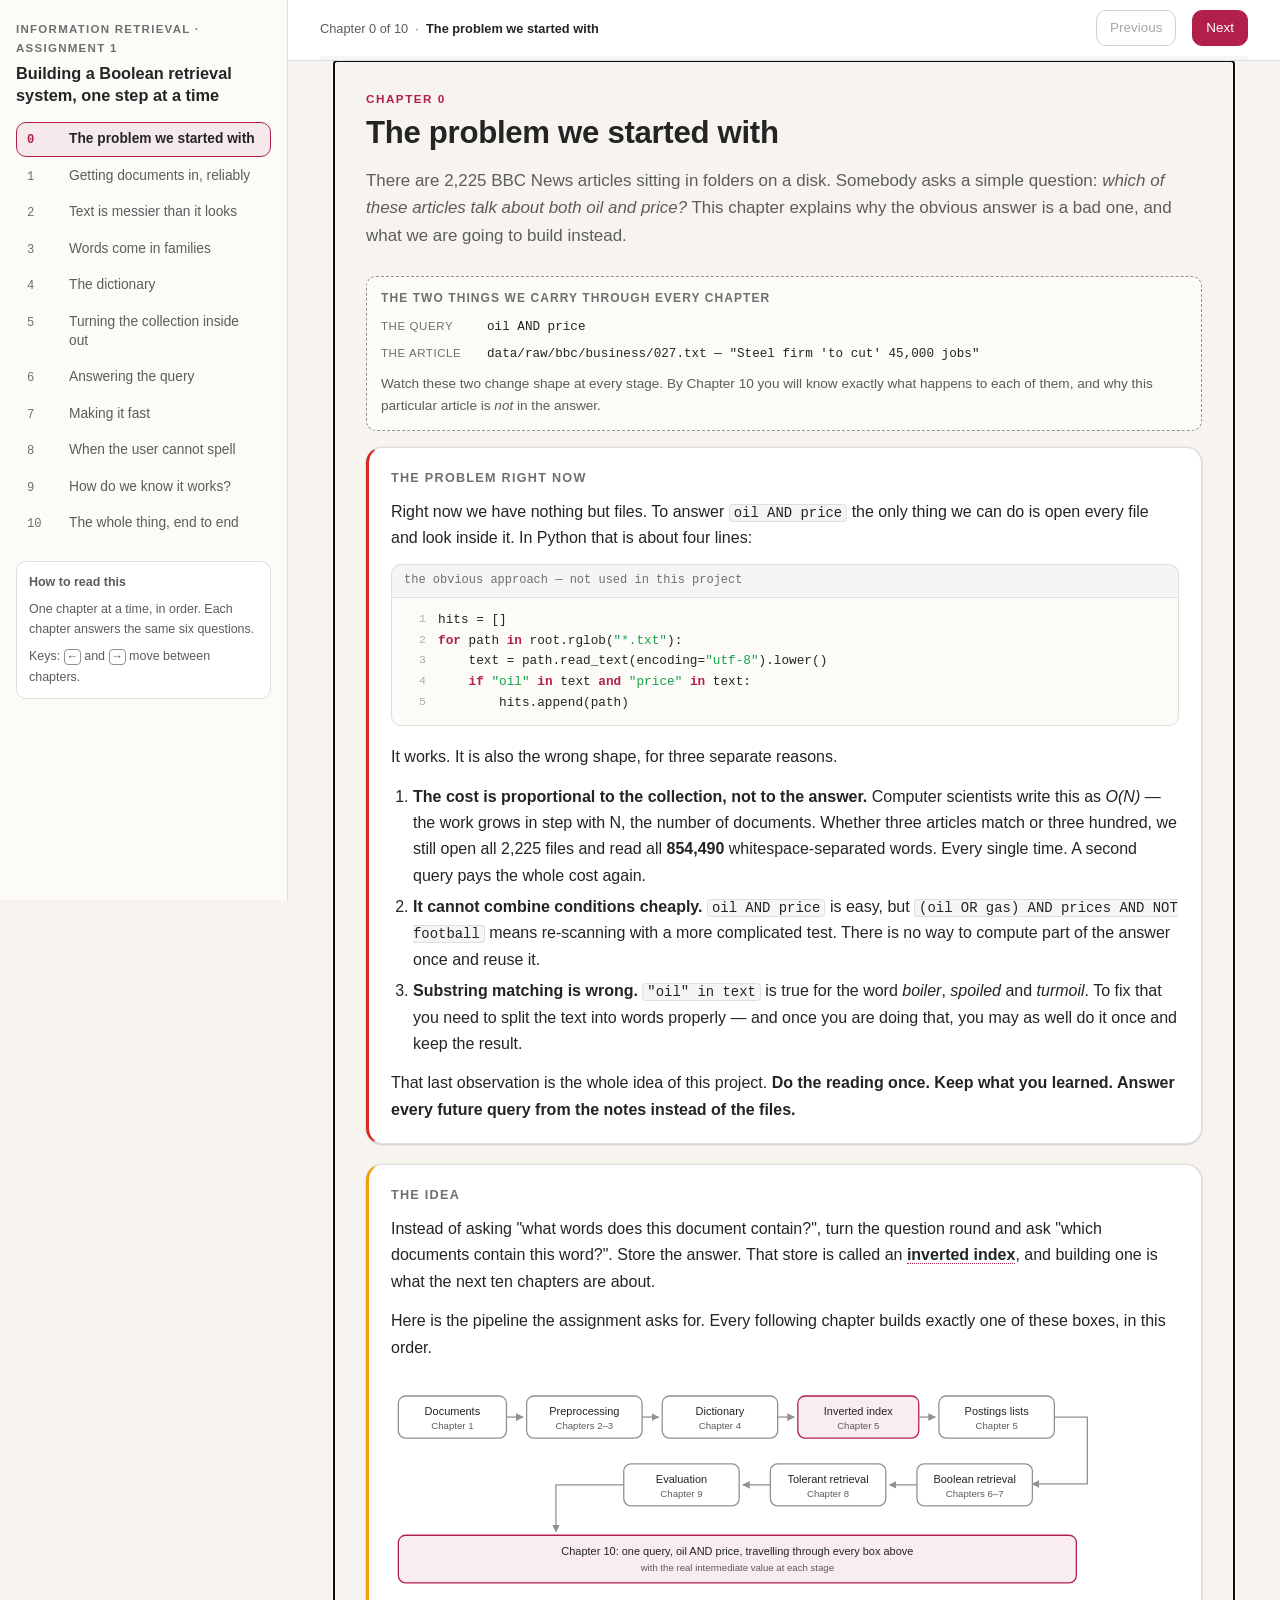
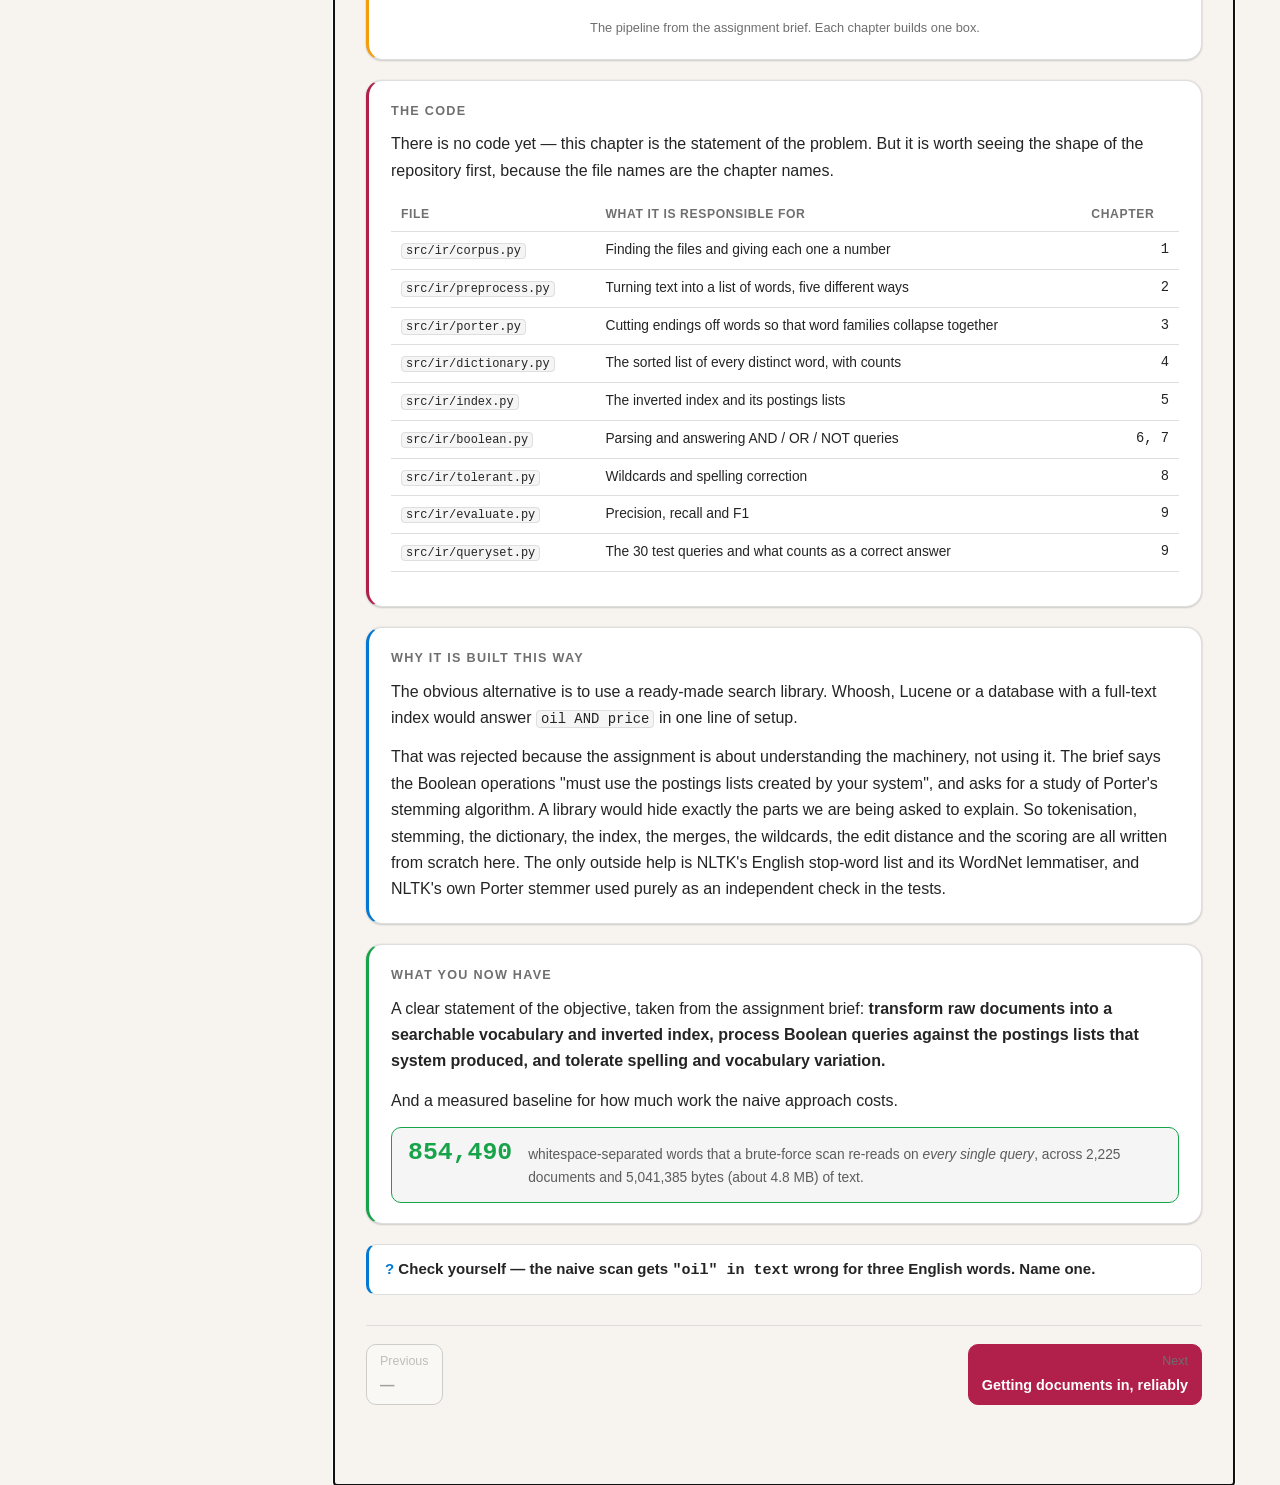
<file: visual/ir-walkthrough.html>
<!DOCTYPE html>
<html lang="en-GB">
<head>
<meta charset="utf-8">
<meta name="viewport" content="width=device-width, initial-scale=1">
<title>Building a Boolean Retrieval System — a walkthrough</title>
<script>
  (() => {
    const param = new URLSearchParams(window.location.search).get("scoutTheme");
    const theme =
      param || (window.matchMedia("(prefers-color-scheme: dark)").matches ? "dark" : "light");
    document.documentElement.setAttribute("data-theme", theme);
  })();
</script>
<style>
:root {
  color-scheme: light;
  --cp-bg: #f7f4ef;
  --cp-bg-elevated: #fcfbf8;
  --cp-surface: #ffffff;
  --cp-surface-soft: #f5f5f5;
  --cp-border: #dedede;
  --cp-border-strong: #919191;
  --cp-text: #242424;
  --cp-text-muted: #5c5c5c;
  --cp-text-soft: #6f6f6f;
  --cp-accent: #b11f4b;
  --cp-accent-hover: #9a1a41;
  --cp-accent-soft: rgba(177, 31, 75, 0.08);
  --cp-accent-fg: #ffffff;
  --cp-success: #16a34a;
  --cp-danger: #dc2626;
  --cp-warning: #f59e0b;
  --cp-link: #0078d4;
  --cp-shadow: 0 18px 48px rgba(0, 0, 0, 0.12);
  --cp-overlay: rgba(255, 255, 255, 0.8);
  --cp-panel: rgba(255, 255, 255, 0.86);
  --cp-panel-strong: rgba(255, 255, 255, 0.96);
  --cp-sheen: rgba(255, 255, 255, 0.55);
  --cp-highlight: rgba(177, 31, 75, 0.12);
  --cp-card-shadow: 0 0 2px rgba(0, 0, 0, 0.12), 0 1px 2px rgba(0, 0, 0, 0.14);
}
html[data-theme="dark"] {
  color-scheme: dark;
  --cp-bg: #3d3b3a;
  --cp-bg-elevated: #343231;
  --cp-surface: #292929;
  --cp-surface-soft: #2e2e2e;
  --cp-border: #474747;
  --cp-border-strong: #5f5f5f;
  --cp-text: #dedede;
  --cp-text-muted: #919191;
  --cp-text-soft: #b0b0b0;
  --cp-accent: #fd8ea1;
  --cp-accent-hover: #fb7b91;
  --cp-accent-soft: rgba(253, 142, 161, 0.14);
  --cp-accent-fg: #1a1a1a;
  --cp-success: #4ade80;
  --cp-danger: #f87171;
  --cp-warning: #fbbf24;
  --cp-link: #4da6ff;
  --cp-shadow: 0 18px 48px rgba(0, 0, 0, 0.32);
  --cp-overlay: rgba(41, 41, 41, 0.88);
  --cp-panel: rgba(41, 41, 41, 0.72);
  --cp-panel-strong: rgba(41, 41, 41, 0.96);
  --cp-sheen: rgba(255, 255, 255, 0.04);
  --cp-highlight: rgba(253, 142, 161, 0.12);
  --cp-card-shadow: 0 0 2px rgba(0, 0, 0, 0.3), 0 1px 2px rgba(0, 0, 0, 0.34);
}

* { box-sizing: border-box; }

html { scroll-behavior: smooth; }

body {
  margin: 0;
  background: var(--cp-bg);
  color: var(--cp-text);
  font-family: "Segoe UI", Aptos, Calibri, -apple-system, BlinkMacSystemFont, sans-serif;
  font-size: 16px;
  line-height: 1.65;
  -webkit-font-smoothing: antialiased;
}

code, pre, .mono { font-family: Consolas, "Courier New", Courier, monospace; }

a { color: var(--cp-link); }

/* ---------------------------------------------------------------- layout */

.shell { display: flex; min-height: 100vh; align-items: flex-start; }

.sidebar {
  width: 288px;
  flex: 0 0 288px;
  position: sticky;
  top: 0;
  height: 100vh;
  overflow-y: auto;
  padding: 20px 16px 32px;
  background: var(--cp-bg-elevated);
  border-right: 1px solid var(--cp-border);
}

.brand {
  font-size: 0.72rem;
  letter-spacing: 0.11em;
  text-transform: uppercase;
  color: var(--cp-text-soft);
  margin: 0 0 4px;
  font-weight: 600;
}
.brand-title { font-size: 1.02rem; font-weight: 650; margin: 0 0 16px; line-height: 1.35; }

.toc { list-style: none; margin: 0; padding: 0; }
.toc li { margin: 0 0 2px; }
.toc button {
  display: flex;
  gap: 10px;
  align-items: baseline;
  width: 100%;
  text-align: left;
  background: transparent;
  border: 1px solid transparent;
  border-radius: 0.625rem;
  padding: 7px 10px;
  color: var(--cp-text-muted);
  font: inherit;
  font-size: 0.86rem;
  cursor: pointer;
  line-height: 1.35;
}
.toc button:hover { background: var(--cp-surface-soft); color: var(--cp-text); }
.toc button:focus-visible { outline: 2px solid var(--cp-accent); outline-offset: 1px; }
.toc li.current button {
  background: var(--cp-accent-soft);
  border-color: var(--cp-accent);
  color: var(--cp-text);
  font-weight: 600;
}
.toc .num {
  flex: 0 0 2rem;
  white-space: nowrap;
  font-family: Consolas, "Courier New", Courier, monospace;
  font-size: 0.76rem;
  color: var(--cp-text-soft);
}
.toc li.current .num { color: var(--cp-accent); }
.toc li.seen .num::after { content: "\2009\2713"; color: var(--cp-success); }

.sidenote {
  margin-top: 20px;
  padding: 10px 12px;
  border: 1px solid var(--cp-border);
  border-radius: 0.625rem;
  background: var(--cp-surface);
  font-size: 0.78rem;
  color: var(--cp-text-muted);
}
.sidenote kbd {
  font-family: Consolas, "Courier New", Courier, monospace;
  border: 1px solid var(--cp-border-strong);
  border-radius: 4px;
  padding: 0 4px;
  font-size: 0.74rem;
}

.main { flex: 1 1 auto; min-width: 0; }

.topbar {
  position: sticky;
  top: 0;
  z-index: 20;
  background: var(--cp-panel-strong);
  backdrop-filter: blur(6px);
  border-bottom: 1px solid var(--cp-border);
  padding: 10px 32px 0;
}
.topbar-row { display: flex; align-items: center; gap: 16px; flex-wrap: wrap; }
.crumb { font-size: 0.8rem; color: var(--cp-text-muted); flex: 1 1 auto; }
.crumb strong { color: var(--cp-text); font-weight: 620; }
.progress-track {
  height: 4px;
  background: var(--cp-surface-soft);
  border-radius: 3px;
  margin: 10px 0 0;
  overflow: hidden;
}
.progress-fill { height: 100%; width: 0; background: var(--cp-accent); transition: width 0.25s ease; }

.btn {
  font: inherit;
  font-size: 0.84rem;
  padding: 6px 13px;
  border-radius: 0.625rem;
  border: 1px solid var(--cp-border-strong);
  background: var(--cp-surface);
  color: var(--cp-text);
  cursor: pointer;
}
.btn:hover:not(:disabled) { border-color: var(--cp-accent); color: var(--cp-accent); }
.btn:focus-visible { outline: 2px solid var(--cp-accent); outline-offset: 2px; }
.btn:disabled { opacity: 0.4; cursor: not-allowed; }
.btn.primary { background: var(--cp-accent); border-color: var(--cp-accent); color: var(--cp-accent-fg); }
.btn.primary:hover:not(:disabled) { background: var(--cp-accent-hover); color: var(--cp-accent-fg); }

.wrap { max-width: 900px; margin: 0 auto; padding: 28px 32px 80px; }

.chapter { display: none; }
.chapter.active { display: block; animation: fade 0.28s ease; }
@keyframes fade { from { opacity: 0; transform: translateY(6px); } to { opacity: 1; transform: none; } }

.eyebrow {
  font-size: 0.73rem;
  letter-spacing: 0.13em;
  text-transform: uppercase;
  color: var(--cp-accent);
  font-weight: 650;
  margin: 0 0 6px;
}
h1 { font-size: 1.95rem; line-height: 1.22; margin: 0 0 14px; font-weight: 660; letter-spacing: -0.01em; }
h2 { font-size: 1.72rem; line-height: 1.25; margin: 0 0 14px; font-weight: 660; letter-spacing: -0.01em; }
h3 {
  font-size: 0.79rem;
  letter-spacing: 0.1em;
  text-transform: uppercase;
  color: var(--cp-text-soft);
  margin: 0 0 10px;
  font-weight: 660;
}
h4 { font-size: 1rem; margin: 22px 0 8px; font-weight: 640; }
p { margin: 0 0 13px; }
.lede { font-size: 1.06rem; color: var(--cp-text-muted); margin-bottom: 26px; }

.block {
  border: 1px solid var(--cp-border);
  border-radius: 16px;
  background: var(--cp-surface);
  padding: 20px 22px;
  margin: 0 0 20px;
  box-shadow: var(--cp-card-shadow);
}
.block > *:last-child { margin-bottom: 0; }
.block.problem { border-left: 3px solid var(--cp-danger); }
.block.idea { border-left: 3px solid var(--cp-warning); }
.block.code { border-left: 3px solid var(--cp-accent); }
.block.why { border-left: 3px solid var(--cp-link); }
.block.have { border-left: 3px solid var(--cp-success); }

ul, ol { margin: 0 0 13px; padding-left: 22px; }
li { margin-bottom: 5px; }

.term {
  border-bottom: 1px dotted var(--cp-accent);
  font-weight: 600;
  cursor: help;
}

.callout {
  border: 1px solid var(--cp-border);
  border-left: 3px solid var(--cp-warning);
  border-radius: 0.625rem;
  background: var(--cp-surface-soft);
  padding: 11px 14px;
  margin: 0 0 13px;
  font-size: 0.93rem;
}
.callout.bad { border-left-color: var(--cp-danger); }
.callout.good { border-left-color: var(--cp-success); }
.callout p:last-child { margin-bottom: 0; }
.callout b { font-weight: 640; }

/* ---------------------------------------------------------------- code */

.codefig { margin: 0 0 18px; }
.codefig figcaption {
  font-family: Consolas, "Courier New", Courier, monospace;
  font-size: 0.75rem;
  color: var(--cp-text-soft);
  background: var(--cp-surface-soft);
  border: 1px solid var(--cp-border);
  border-bottom: none;
  border-radius: 0.625rem 0.625rem 0 0;
  padding: 6px 12px;
}
pre.code {
  margin: 0;
  padding: 12px 0;
  overflow-x: auto;
  background: var(--cp-bg-elevated);
  border: 1px solid var(--cp-border);
  border-radius: 0 0 0.625rem 0.625rem;
  font-size: 0.795rem;
  line-height: 1.62;
  tab-size: 4;
}
pre.code code { display: block; min-width: max-content; }
.cl { display: block; padding: 0 14px 0 46px; position: relative; }
.cl::before {
  content: attr(data-n);
  position: absolute;
  left: 0;
  width: 34px;
  text-align: right;
  color: var(--cp-text-soft);
  opacity: 0.55;
  font-size: 0.72rem;
  user-select: none;
}
.cl.hi { background: var(--cp-highlight); }
.cl.hi::before { opacity: 1; color: var(--cp-accent); font-weight: 700; }

.k  { color: var(--cp-accent); font-weight: 600; }
.s  { color: var(--cp-success); }
.c  { color: var(--cp-text-soft); font-style: italic; }
.n  { color: var(--cp-link); }
.f  { color: var(--cp-text); font-weight: 640; }
.d  { color: var(--cp-warning); }

ol.callouts {
  list-style: none;
  counter-reset: co;
  margin: 10px 0 0;
  padding: 0;
  font-size: 0.88rem;
}
ol.callouts li {
  counter-increment: co;
  position: relative;
  padding: 5px 8px 5px 34px;
  border-radius: 0.625rem;
  cursor: pointer;
  color: var(--cp-text-muted);
  margin-bottom: 2px;
}
ol.callouts li::before {
  content: counter(co);
  position: absolute;
  left: 4px;
  top: 6px;
  width: 20px;
  height: 20px;
  border-radius: 50%;
  background: var(--cp-accent);
  color: var(--cp-accent-fg);
  font-size: 0.7rem;
  font-weight: 700;
  display: flex;
  align-items: center;
  justify-content: center;
}
ol.callouts li:hover, ol.callouts li.on { background: var(--cp-accent-soft); color: var(--cp-text); }
ol.callouts li:focus-visible { outline: 2px solid var(--cp-accent); outline-offset: 1px; }
ol.callouts code { font-size: 0.84em; background: var(--cp-surface-soft); padding: 0 3px; border-radius: 3px; }

p code, li code, td code, .callout code, dd code {
  font-size: 0.87em;
  background: var(--cp-surface-soft);
  border: 1px solid var(--cp-border);
  border-radius: 4px;
  padding: 0 4px;
}

/* ---------------------------------------------------------------- tables */

table { border-collapse: collapse; width: 100%; font-size: 0.86rem; margin: 0 0 14px; }
th, td { text-align: left; padding: 7px 10px; border-bottom: 1px solid var(--cp-border); vertical-align: top; }
th { color: var(--cp-text-soft); font-weight: 640; font-size: 0.76rem; text-transform: uppercase; letter-spacing: 0.05em; }
td.num, th.num { text-align: right; font-family: Consolas, "Courier New", Courier, monospace; }
tbody tr:hover { background: var(--cp-surface-soft); }
.tscroll { overflow-x: auto; }

/* ---------------------------------------------------------------- metrics */

.metric {
  display: flex;
  gap: 16px;
  align-items: baseline;
  border: 1px solid var(--cp-success);
  border-radius: 0.625rem;
  background: var(--cp-surface-soft);
  padding: 12px 16px;
  margin: 12px 0 0;
}
.metric .big {
  font-family: Consolas, "Courier New", Courier, monospace;
  font-size: 1.55rem;
  font-weight: 700;
  color: var(--cp-success);
  line-height: 1;
  white-space: nowrap;
}
.metric .lab { font-size: 0.86rem; color: var(--cp-text-muted); }

.stats { display: flex; flex-wrap: wrap; gap: 10px; margin: 0 0 14px; }
.stat {
  flex: 1 1 130px;
  border: 1px solid var(--cp-border);
  border-radius: 0.625rem;
  background: var(--cp-surface-soft);
  padding: 10px 12px;
}
.stat .v { font-family: Consolas, "Courier New", Courier, monospace; font-size: 1.15rem; font-weight: 700; }
.stat .l { font-size: 0.74rem; color: var(--cp-text-soft); text-transform: uppercase; letter-spacing: 0.05em; }

/* ---------------------------------------------------------------- example strip */

.example {
  border: 1px dashed var(--cp-border-strong);
  border-radius: 0.625rem;
  padding: 12px 14px;
  margin: 0 0 16px;
  background: var(--cp-bg-elevated);
  font-size: 0.88rem;
}
.example h4 { margin: 0 0 8px; font-size: 0.75rem; text-transform: uppercase; letter-spacing: 0.09em; color: var(--cp-text-soft); }
.example .row { display: flex; gap: 10px; align-items: baseline; margin-bottom: 6px; flex-wrap: wrap; }
.example .row:last-child { margin-bottom: 0; }
.example .tag {
  flex: 0 0 96px;
  font-size: 0.72rem;
  text-transform: uppercase;
  letter-spacing: 0.05em;
  color: var(--cp-text-soft);
}
.example .val { flex: 1 1 220px; font-family: Consolas, "Courier New", Courier, monospace; font-size: 0.79rem; word-break: break-word; }

.tok {
  display: inline-block;
  font-family: Consolas, "Courier New", Courier, monospace;
  font-size: 0.76rem;
  border: 1px solid var(--cp-border);
  border-radius: 4px;
  padding: 0 5px;
  margin: 1px 2px 1px 0;
  background: var(--cp-surface);
}
.tok.drop { opacity: 0.38; text-decoration: line-through; }
.tok.chg { border-color: var(--cp-accent); background: var(--cp-accent-soft); }

/* ---------------------------------------------------------------- details */

details.check {
  border: 1px solid var(--cp-border);
  border-left: 3px solid var(--cp-link);
  border-radius: 0.625rem;
  background: var(--cp-surface);
  padding: 12px 16px;
  margin: 0 0 20px;
}
details.check summary {
  cursor: pointer;
  font-weight: 620;
  font-size: 0.94rem;
  list-style: none;
}
details.check summary::-webkit-details-marker { display: none; }
details.check summary::before { content: "? "; color: var(--cp-link); font-weight: 700; }
details.check summary:focus-visible { outline: 2px solid var(--cp-accent); outline-offset: 2px; }
details.check[open] summary { margin-bottom: 10px; }
details.check .ans { font-size: 0.93rem; color: var(--cp-text-muted); }
details.check .ans p:last-child { margin-bottom: 0; }

/* ---------------------------------------------------------------- svg */

figure.dia { margin: 0 0 16px; text-align: center; }
figure.dia svg { max-width: 100%; height: auto; }
figure.dia figcaption { font-size: 0.8rem; color: var(--cp-text-soft); margin-top: 6px; }
.sv-box { fill: var(--cp-surface); stroke: var(--cp-border-strong); stroke-width: 1.4; }
.sv-box-a { fill: var(--cp-accent-soft); stroke: var(--cp-accent); stroke-width: 1.4; }
.sv-box-s { fill: var(--cp-surface-soft); stroke: var(--cp-border); stroke-width: 1.2; }
.sv-t { fill: var(--cp-text); font-family: "Segoe UI", Aptos, Calibri, sans-serif; font-size: 12px; }
.sv-tm { fill: var(--cp-text-muted); font-family: "Segoe UI", Aptos, Calibri, sans-serif; font-size: 10.5px; }
.sv-tc { fill: var(--cp-text); font-family: Consolas, "Courier New", monospace; font-size: 11.5px; }
.sv-ta { fill: var(--cp-accent); font-family: Consolas, "Courier New", monospace; font-size: 11.5px; font-weight: 700; }
.sv-line { stroke: var(--cp-border-strong); stroke-width: 1.4; fill: none; }
.sv-line-a { stroke: var(--cp-accent); stroke-width: 1.8; fill: none; }

/* ---------------------------------------------------------------- widgets */

.widget {
  border: 1px solid var(--cp-border);
  border-radius: 0.625rem;
  background: var(--cp-bg-elevated);
  padding: 14px 16px;
  margin: 0 0 16px;
}
.widget h4 { margin: 0 0 10px; font-size: 0.78rem; text-transform: uppercase; letter-spacing: 0.09em; color: var(--cp-text-soft); }
.controls { display: flex; gap: 8px; align-items: center; flex-wrap: wrap; margin-bottom: 12px; }
.controls label { font-size: 0.82rem; color: var(--cp-text-muted); }
input[type="text"], select {
  font: inherit;
  font-size: 0.85rem;
  font-family: Consolas, "Courier New", Courier, monospace;
  padding: 5px 9px;
  border-radius: 0.625rem;
  border: 1px solid var(--cp-border-strong);
  background: var(--cp-surface);
  color: var(--cp-text);
}
input[type="text"]:focus-visible, select:focus-visible { outline: 2px solid var(--cp-accent); outline-offset: 1px; }
.chip {
  font: inherit;
  font-size: 0.76rem;
  font-family: Consolas, "Courier New", Courier, monospace;
  padding: 3px 9px;
  border-radius: 999px;
  border: 1px solid var(--cp-border-strong);
  background: var(--cp-surface);
  color: var(--cp-text-muted);
  cursor: pointer;
}
.chip:hover { border-color: var(--cp-accent); color: var(--cp-accent); }
.chip.on { background: var(--cp-accent); border-color: var(--cp-accent); color: var(--cp-accent-fg); }
.chip:focus-visible { outline: 2px solid var(--cp-accent); outline-offset: 2px; }

.trace-tbl { font-family: Consolas, "Courier New", Courier, monospace; font-size: 0.82rem; }
.trace-tbl td { padding: 4px 10px; }
.trace-tbl tr.fired { background: var(--cp-accent-soft); }
.trace-tbl tr.fired td:nth-child(2) { color: var(--cp-accent); font-weight: 700; }
.trace-tbl .rule { color: var(--cp-text-soft); font-size: 0.94em; }

.merge-lists { display: flex; flex-direction: column; gap: 10px; margin-bottom: 12px; }
.mrow { display: flex; align-items: center; gap: 8px; flex-wrap: wrap; }
.mrow .name { flex: 0 0 84px; font-size: 0.78rem; color: var(--cp-text-soft); font-family: Consolas, monospace; }
.mrow > span:not(.name) { display: flex; flex-wrap: wrap; gap: 5px; flex: 1 1 auto; min-height: 30px; align-items: center; }
.cell {
  width: 34px;
  height: 30px;
  flex: 0 0 34px;
  border: 1px solid var(--cp-border);
  border-radius: 5px;
  display: flex;
  align-items: center;
  justify-content: center;
  font-family: Consolas, "Courier New", Courier, monospace;
  font-size: 0.78rem;
  background: var(--cp-surface);
  position: relative;
  transition: background 0.15s ease, border-color 0.15s ease;
}
.cell.ptr { border-color: var(--cp-accent); border-width: 2px; background: var(--cp-accent-soft); font-weight: 700; }
.cell.done { opacity: 0.35; }
.cell.hit { border-color: var(--cp-success); background: var(--cp-surface-soft); color: var(--cp-success); font-weight: 700; }
.cell.out { border-color: var(--cp-success); background: var(--cp-surface-soft); }
.mstat { display: flex; gap: 18px; flex-wrap: wrap; font-size: 0.84rem; margin-bottom: 10px; }
.mstat b { font-family: Consolas, monospace; color: var(--cp-accent); }
.mlog {
  font-family: Consolas, "Courier New", Courier, monospace;
  font-size: 0.78rem;
  color: var(--cp-text-muted);
  background: var(--cp-surface-soft);
  border: 1px solid var(--cp-border);
  border-radius: 0.625rem;
  padding: 8px 11px;
  min-height: 2.6em;
}

.dp { border-collapse: collapse; font-family: Consolas, monospace; font-size: 0.8rem; margin: 0 auto; }
.dp td, .dp th { border: 1px solid var(--cp-border); width: 34px; height: 30px; text-align: center; padding: 0; color: var(--cp-text-muted); font-weight: 400; }
.dp th { background: var(--cp-surface-soft); color: var(--cp-text); font-weight: 700; text-transform: none; letter-spacing: 0; font-size: 0.8rem; }
.dp td.v { color: var(--cp-text); background: var(--cp-surface); }
.dp td.path { background: var(--cp-accent-soft); color: var(--cp-accent); font-weight: 700; }
.dp td.fin { background: var(--cp-accent); color: var(--cp-accent-fg); font-weight: 700; }

/* ---------------------------------------------------------------- footer nav */

.pager {
  display: flex;
  gap: 12px;
  align-items: center;
  justify-content: space-between;
  border-top: 1px solid var(--cp-border);
  padding-top: 18px;
  margin-top: 30px;
}
.pager .lbl { font-size: 0.78rem; color: var(--cp-text-soft); }
.pgbtn { display: flex; flex-direction: column; gap: 2px; align-items: flex-start; text-align: left; }
.pgbtn.right { align-items: flex-end; text-align: right; }
.pgbtn .t { font-size: 0.9rem; font-weight: 620; }

.skip {
  position: absolute; left: -9999px; top: 0;
  background: var(--cp-accent); color: var(--cp-accent-fg);
  padding: 8px 14px; border-radius: 0 0 0.625rem 0;
  z-index: 100;
}
.skip:focus { left: 0; }

@media (max-width: 900px) {
  .shell { flex-direction: column; }
  .sidebar { position: static; width: 100%; flex: none; height: auto; border-right: none; border-bottom: 1px solid var(--cp-border); }
  .wrap, .topbar { padding-left: 18px; padding-right: 18px; }
}

@media (prefers-reduced-motion: reduce) {
  html { scroll-behavior: auto; }
  *, *::before, *::after { animation-duration: 0.001ms !important; animation-iteration-count: 1 !important; transition-duration: 0.001ms !important; }
}
</style>
</head>
<body>
<a class="skip" href="#main">Skip to content</a>
<div class="shell">
  <nav class="sidebar" aria-label="Chapters">
    <p class="brand">Information Retrieval &middot; Assignment 1</p>
    <p class="brand-title">Building a Boolean retrieval system, one step at a time</p>
    <ol class="toc" id="toc"></ol>
    <div class="sidenote">
      <p style="margin:0 0 6px"><b>How to read this</b></p>
      <p style="margin:0 0 6px">One chapter at a time, in order. Each chapter answers the same six questions.</p>
      <p style="margin:0">Keys: <kbd>&larr;</kbd> and <kbd>&rarr;</kbd> move between chapters.</p>
    </div>
  </nav>

  <div class="main">
    <header class="topbar">
      <div class="topbar-row">
        <div class="crumb" id="crumb"></div>
        <button class="btn" id="prevTop" type="button">Previous</button>
        <button class="btn primary" id="nextTop" type="button">Next</button>
      </div>
      <div class="progress-track"><div class="progress-fill" id="progress"></div></div>
    </header>

    <main class="wrap" id="main" tabindex="-1">

<!-- ============================================================ CHAPTER 0 -->
<section class="chapter" id="ch0" data-title="The problem we started with">
  <p class="eyebrow">Chapter 0</p>
  <h1>The problem we started with</h1>
  <p class="lede">There are 2,225 BBC News articles sitting in folders on a disk. Somebody asks a
  simple question: <em>which of these articles talk about both oil and price?</em> This chapter
  explains why the obvious answer is a bad one, and what we are going to build instead.</p>

  <div class="example">
    <h4>The two things we carry through every chapter</h4>
    <div class="row"><span class="tag">The query</span><span class="val">oil AND price</span></div>
    <div class="row"><span class="tag">The article</span><span class="val">data/raw/bbc/business/027.txt &mdash; "Steel firm 'to cut' 45,000 jobs"</span></div>
    <p style="margin:8px 0 0;font-size:0.85rem;color:var(--cp-text-muted)">Watch these two change shape at every stage. By Chapter 10 you will
    know exactly what happens to each of them, and why this particular article is
    <em>not</em> in the answer.</p>
  </div>

  <div class="block problem">
    <h3>The problem right now</h3>
    <p>Right now we have nothing but files. To answer <code>oil AND price</code> the only thing we
    can do is open every file and look inside it. In Python that is about four lines:</p>
    <figure class="codefig">
      <figcaption>the obvious approach &mdash; not used in this project</figcaption>
      <pre class="code"><code>hits = []
for path in root.rglob("*.txt"):
    text = path.read_text(encoding="utf-8").lower()
    if "oil" in text and "price" in text:
        hits.append(path)</code></pre>
    </figure>
    <p>It works. It is also the wrong shape, for three separate reasons.</p>
    <ol>
      <li><b>The cost is proportional to the collection, not to the answer.</b> Computer scientists
      write this as <em>O(N)</em> &mdash; the work grows in step with N, the number of documents. Whether
      three articles match or three hundred, we still open all 2,225 files and read all
      <b>854,490</b> whitespace-separated words. Every single time. A second query pays the whole cost again.</li>
      <li><b>It cannot combine conditions cheaply.</b> <code>oil AND price</code> is easy, but
      <code>(oil OR gas) AND prices AND NOT football</code> means re-scanning with a more
      complicated test. There is no way to compute part of the answer once and reuse it.</li>
      <li><b>Substring matching is wrong.</b> <code>"oil" in text</code> is true for the word
      <em>boiler</em>, <em>spoiled</em> and <em>turmoil</em>. To fix that you need to split the text into words
      properly &mdash; and once you are doing that, you may as well do it once and keep the result.</li>
    </ol>
    <p>That last observation is the whole idea of this project. <b>Do the reading once. Keep what you
    learned. Answer every future query from the notes instead of the files.</b></p>
  </div>

  <div class="block idea">
    <h3>The idea</h3>
    <p>Instead of asking "what words does this document contain?", turn the question round and ask
    "which documents contain this word?". Store the answer. That store is called an
    <span class="term" title="A data structure mapping each word to the list of documents containing it.">inverted index</span>,
    and building one is what the next ten chapters are about.</p>
    <p>Here is the pipeline the assignment asks for. Every following chapter builds exactly one of
    these boxes, in this order.</p>

    <figure class="dia">
      <svg viewBox="0 0 860 250" role="img" aria-label="Pipeline diagram: documents, preprocessing, dictionary, inverted index, postings lists, boolean retrieval, tolerant retrieval, evaluation">
        <rect class="sv-box" x="8" y="24" width="118" height="46" rx="8"/>
        <text class="sv-t" x="67" y="45" text-anchor="middle">Documents</text>
        <text class="sv-tm" x="67" y="60" text-anchor="middle">Chapter 1</text>

        <rect class="sv-box" x="148" y="24" width="126" height="46" rx="8"/>
        <text class="sv-t" x="211" y="45" text-anchor="middle">Preprocessing</text>
        <text class="sv-tm" x="211" y="60" text-anchor="middle">Chapters 2&ndash;3</text>

        <rect class="sv-box" x="296" y="24" width="126" height="46" rx="8"/>
        <text class="sv-t" x="359" y="45" text-anchor="middle">Dictionary</text>
        <text class="sv-tm" x="359" y="60" text-anchor="middle">Chapter 4</text>

        <rect class="sv-box-a" x="444" y="24" width="132" height="46" rx="8"/>
        <text class="sv-t" x="510" y="45" text-anchor="middle">Inverted index</text>
        <text class="sv-tm" x="510" y="60" text-anchor="middle">Chapter 5</text>

        <rect class="sv-box" x="598" y="24" width="126" height="46" rx="8"/>
        <text class="sv-t" x="661" y="45" text-anchor="middle">Postings lists</text>
        <text class="sv-tm" x="661" y="60" text-anchor="middle">Chapter 5</text>

        <path class="sv-line" d="M126 47 H144" marker-end="url(#ar0)"/>
        <path class="sv-line" d="M274 47 H292" marker-end="url(#ar0)"/>
        <path class="sv-line" d="M422 47 H440" marker-end="url(#ar0)"/>
        <path class="sv-line" d="M576 47 H594" marker-end="url(#ar0)"/>
        <path class="sv-line" d="M724 47 H760 V120 H700" marker-end="url(#ar0)"/>

        <rect class="sv-box" x="574" y="98" width="126" height="46" rx="8"/>
        <text class="sv-t" x="637" y="119" text-anchor="middle">Boolean retrieval</text>
        <text class="sv-tm" x="637" y="134" text-anchor="middle">Chapters 6&ndash;7</text>

        <rect class="sv-box" x="414" y="98" width="126" height="46" rx="8"/>
        <text class="sv-t" x="477" y="119" text-anchor="middle">Tolerant retrieval</text>
        <text class="sv-tm" x="477" y="134" text-anchor="middle">Chapter 8</text>

        <rect class="sv-box" x="254" y="98" width="126" height="46" rx="8"/>
        <text class="sv-t" x="317" y="119" text-anchor="middle">Evaluation</text>
        <text class="sv-tm" x="317" y="134" text-anchor="middle">Chapter 9</text>

        <path class="sv-line" d="M574 121 H544" marker-end="url(#ar0)"/>
        <path class="sv-line" d="M414 121 H384" marker-end="url(#ar0)"/>

        <rect class="sv-box-a" x="8" y="176" width="740" height="52" rx="8"/>
        <text class="sv-t" x="378" y="198" text-anchor="middle">Chapter 10: one query, oil AND price, travelling through every box above</text>
        <text class="sv-tm" x="378" y="215" text-anchor="middle">with the real intermediate value at each stage</text>
        <path class="sv-line" d="M254 121 H180 V172" marker-end="url(#ar0)"/>

        <defs>
          <marker id="ar0" viewBox="0 0 10 10" refX="9" refY="5" markerWidth="6" markerHeight="6" orient="auto-start-reverse">
            <path d="M 0 0 L 10 5 L 0 10 z" fill="var(--cp-border-strong)"/>
          </marker>
        </defs>
      </svg>
      <figcaption>The pipeline from the assignment brief. Each chapter builds one box.</figcaption>
    </figure>
  </div>

  <div class="block code">
    <h3>The code</h3>
    <p>There is no code yet &mdash; this chapter is the statement of the problem. But it is worth seeing
    the shape of the repository first, because the file names are the chapter names.</p>
    <div class="tscroll">
      <table>
        <thead><tr><th>File</th><th>What it is responsible for</th><th>Chapter</th></tr></thead>
        <tbody>
          <tr><td><code>src/ir/corpus.py</code></td><td>Finding the files and giving each one a number</td><td class="num">1</td></tr>
          <tr><td><code>src/ir/preprocess.py</code></td><td>Turning text into a list of words, five different ways</td><td class="num">2</td></tr>
          <tr><td><code>src/ir/porter.py</code></td><td>Cutting endings off words so that word families collapse together</td><td class="num">3</td></tr>
          <tr><td><code>src/ir/dictionary.py</code></td><td>The sorted list of every distinct word, with counts</td><td class="num">4</td></tr>
          <tr><td><code>src/ir/index.py</code></td><td>The inverted index and its postings lists</td><td class="num">5</td></tr>
          <tr><td><code>src/ir/boolean.py</code></td><td>Parsing and answering AND / OR / NOT queries</td><td class="num">6, 7</td></tr>
          <tr><td><code>src/ir/tolerant.py</code></td><td>Wildcards and spelling correction</td><td class="num">8</td></tr>
          <tr><td><code>src/ir/evaluate.py</code></td><td>Precision, recall and F1</td><td class="num">9</td></tr>
          <tr><td><code>src/ir/queryset.py</code></td><td>The 30 test queries and what counts as a correct answer</td><td class="num">9</td></tr>
        </tbody>
      </table>
    </div>
  </div>

  <div class="block why">
    <h3>Why it is built this way</h3>
    <p>The obvious alternative is to use a ready-made search library. Whoosh, Lucene or a database
    with a full-text index would answer <code>oil AND price</code> in one line of setup.</p>
    <p>That was rejected because the assignment is about understanding the machinery, not using it.
    The brief says the Boolean operations "must use the postings lists created by your system", and
    asks for a study of Porter's stemming algorithm. A library would hide exactly the parts we are
    being asked to explain. So tokenisation, stemming, the dictionary, the index, the merges, the
    wildcards, the edit distance and the scoring are all written from scratch here. The only outside
    help is NLTK's English stop-word list and its WordNet lemmatiser, and NLTK's own Porter stemmer
    used purely as an independent check in the tests.</p>
  </div>

  <div class="block have">
    <h3>What you now have</h3>
    <p>A clear statement of the objective, taken from the assignment brief: <b>transform raw
    documents into a searchable vocabulary and inverted index, process Boolean queries against the
    postings lists that system produced, and tolerate spelling and vocabulary variation.</b></p>
    <p>And a measured baseline for how much work the naive approach costs.</p>
    <div class="metric">
      <span class="big">854,490</span>
      <span class="lab">whitespace-separated words that a brute-force scan re-reads on <em>every single query</em>,
      across 2,225 documents and 5,041,385 bytes (about 4.8&nbsp;MB) of text.</span>
    </div>
  </div>

  <details class="check">
    <summary>Check yourself &mdash; the naive scan gets <code>"oil" in text</code> wrong for three English words. Name one.</summary>
    <div class="ans"><p><em>boiler</em>, <em>spoiled</em>, <em>turmoil</em>, <em>oilseed</em> &mdash; any word with the
    letters o-i-l inside it. Substring matching does not know where words begin and end. The fix is
    to split the text into words first, which is Chapter 2.</p></div>
  </details>
</section>

<!-- ============================================================ CHAPTER 1 -->
<section class="chapter" id="ch1" data-title="Getting documents in, reliably">
  <p class="eyebrow">Chapter 1</p>
  <h2>Getting documents in, reliably</h2>
  <p class="lede">Before you can index anything you need to agree what "document number 26" means,
  and be certain it means the same thing tomorrow. This chapter is about that promise.</p>

  <div class="block problem">
    <h3>The problem right now</h3>
    <p>The corpus is 2,225 <code>.txt</code> files spread across five folders. Everything we build
    from here on refers to documents by a number, not by a filename &mdash; a postings list is a list of
    integers like <code>[2, 8, 11, 15, ...]</code>, because integers are small and fast to compare.</p>
    <p>Two things can go wrong, and both are quiet failures rather than crashes.</p>
    <ol>
      <li><b>The numbers move.</b> If the file order changes between runs, document 26 is
      <em>Steel firm 'to cut' 45,000 jobs</em> today and something else tomorrow. Every saved index,
      every result file, every number in the report silently becomes wrong. Nothing raises an error.</li>
      <li><b>The text is corrupted on the way in.</b> Our article contains
      <code>(&pound;16.7bn; 24.1bn euros)</code>. The <code>&pound;</code> is stored as two bytes,
      <code>C2 A3</code>. If Python is left to guess the encoding it will use whatever the operating
      system prefers &mdash; on Windows that is usually <code>cp1252</code>, which reads those two bytes as
      two separate characters and turns <code>&pound;</code> into <code>&Acirc;&pound;</code>.</li>
    </ol>
  </div>

  <div class="block idea">
    <h3>The idea</h3>
    <p>Load every file once, in a <b>sorted</b> order, and hand out numbers by counting. Sorting is
    what makes the numbering reproducible: <code>sorted()</code> in Python is deterministic, so the
    same folder always yields the same list, therefore the same numbers, on any machine.</p>
    <figure class="dia">
      <svg viewBox="0 0 700 190" role="img" aria-label="Files on disk are sorted by category then filename, then numbered from zero">
        <text class="sv-tm" x="10" y="16">files as the operating system returns them (any order)</text>
        <rect class="sv-box-s" x="10" y="24" width="130" height="26" rx="6"/><text class="sv-tc" x="20" y="41">sport/199.txt</text>
        <rect class="sv-box-s" x="10" y="56" width="130" height="26" rx="6"/><text class="sv-tc" x="20" y="73">business/027.txt</text>
        <rect class="sv-box-s" x="10" y="88" width="130" height="26" rx="6"/><text class="sv-tc" x="20" y="105">tech/001.txt</text>
        <rect class="sv-box-s" x="10" y="120" width="130" height="26" rx="6"/><text class="sv-tc" x="20" y="137">business/001.txt</text>

        <path class="sv-line-a" d="M150 85 H236" marker-end="url(#ar1)"/>
        <text class="sv-tm" x="152" y="78">sorted by</text>
        <text class="sv-tm" x="152" y="102">(category, filename)</text>

        <text class="sv-tm" x="250" y="16">stable order, numbered by counting</text>
        <rect class="sv-box" x="250" y="24" width="200" height="26" rx="6"/><text class="sv-tc" x="260" y="41">business/001.txt</text><text class="sv-ta" x="400" y="41">doc_id 0</text>
        <rect class="sv-box-a" x="250" y="56" width="200" height="26" rx="6"/><text class="sv-tc" x="260" y="73">business/027.txt</text><text class="sv-ta" x="400" y="73">doc_id 26</text>
        <rect class="sv-box" x="250" y="88" width="200" height="26" rx="6"/><text class="sv-tc" x="260" y="105">sport/199.txt</text><text class="sv-ta" x="400" y="105">doc_id ...</text>
        <rect class="sv-box" x="250" y="120" width="200" height="26" rx="6"/><text class="sv-tc" x="260" y="137">tech/001.txt</text><text class="sv-ta" x="400" y="137">doc_id ...</text>

        <text class="sv-tm" x="250" y="168">business is first alphabetically and 027.txt is the 27th business file,</text>
        <text class="sv-tm" x="250" y="182">so our running article is document number 26 &mdash; counting starts at zero.</text>
        <defs><marker id="ar1" viewBox="0 0 10 10" refX="9" refY="5" markerWidth="6" markerHeight="6" orient="auto-start-reverse"><path d="M 0 0 L 10 5 L 0 10 z" fill="var(--cp-accent)"/></marker></defs>
      </svg>
    </figure>
  </div>

  <div class="block code">
    <h3>The code</h3>
    <p>First, what a document <em>is</em>. A <code>dataclass</code> is Python shorthand for "a little
    record with named fields".</p>

    <figure class="codefig">
      <figcaption>src/ir/corpus.py</figcaption>
      <pre class="code"><code>@dataclass(frozen=True)
class Document:
    doc_id: int      # dense, 0-based, stable across runs
    category: str    # parent folder name
    filename: str    # e.g. '027.txt'
    text: str        # raw article, byte-for-byte as stored</code></pre>
      <ol class="callouts">
        <li data-find="frozen=True"><code>frozen=True</code> makes the record read-only. Once a
        document is created, nothing anywhere in the program can change its <code>doc_id</code> or its
        <code>text</code>. That turns "the numbers must not move" from a rule people remember into a
        rule Python enforces &mdash; an attempted assignment raises an error instead of quietly succeeding.</li>
        <li data-find="doc_id: int">Dense means the numbers run 0, 1, 2, &hellip;, 2224 with no gaps.
        A dense range lets the index treat "all documents" as simply <code>range(2225)</code>, which
        matters in Chapter 6 when we need the set of everything for <code>NOT</code>.</li>
        <li data-find="text: str">The <em>raw</em> article is kept, not a cleaned-up version. Chapter 9
        needs the original text to decide which documents were genuinely relevant, and that judgement
        must not be contaminated by our own processing choices.</li>
      </ol>
    </figure>

    <p>Second, loading. This is the only function in the project that touches the disk.</p>

    <figure class="codefig">
      <figcaption>src/ir/corpus.py</figcaption>
      <pre class="code"><code>def load_corpus(root: Path) -&gt; list[Document]:
    """Load every BBC article under root, ordered by (category, filename)."""
    # Suffix compared case-insensitively: pathlib globbing is case-insensitive
    # on Windows but not on Linux, and the Virtual Lab is Linux.
    paths = sorted(
        (
            p
            for p in root.rglob("*")
            if p.is_file()
            and p.suffix.lower() == ".txt"
            and p.name.upper() != "README.TXT"
        ),
        key=lambda p: (p.parent.name, p.name),
    )
    return [
        Document(
            doc_id=i,
            category=p.parent.name,
            filename=p.name,
            text=p.read_text(encoding="utf-8"),
        )
        for i, p in enumerate(paths)
    ]</code></pre>
      <ol class="callouts">
        <li data-find="key=lambda p:">This is the line that makes document numbers stable. Without an
        explicit sort key the order depends on how the file system happens to return entries, which
        differs between Windows and Linux and can even change after files are copied. Sorting on
        <code>(folder name, file name)</code> gives one answer everywhere.</li>
        <li data-find="p.suffix.lower()">Lower-casing the suffix before comparing it. On Windows a
        pattern like <code>*.txt</code> also matches <code>.TXT</code>; on Linux it does not. The
        Virtual Lab the assignment must run in is Linux, so the check is made explicit rather than
        left to the platform.</li>
        <li data-find="README.TXT">The corpus ships with a <code>README.TXT</code> describing the
        dataset. It is not a news article, so counting it would put one non-document into every
        statistic in the report.</li>
        <li data-find="encoding=&quot;utf-8&quot;">The one line that saves the pound sign. It tells
        Python exactly how to turn bytes into characters instead of guessing from the operating
        system's locale.</li>
        <li data-find="for i, p in enumerate(paths)"><code>enumerate</code> hands out the numbers by
        counting from zero. The number is not stored in the file or derived from the filename &mdash; it is
        purely the position in the sorted list.</li>
      </ol>
    </figure>

    <div class="example">
      <h4>Our running article after Chapter 1</h4>
      <div class="row"><span class="tag">doc_id</span><span class="val">26</span></div>
      <div class="row"><span class="tag">category</span><span class="val">business</span></div>
      <div class="row"><span class="tag">filename</span><span class="val">027.txt</span></div>
      <div class="row"><span class="tag">text</span><span class="val">"Steel firm 'to cut' 45,000 jobs\n\nMittal Steel, one of the world's largest steel producers, could cut up to 45,000 jobs&hellip; (&pound;16.7bn; 24.1bn euros) &hellip;"</span></div>
      <div class="row"><span class="tag">query</span><span class="val">oil AND price &mdash; still just a string, untouched so far</span></div>
    </div>

    <p>Third, the profile. This runs before any text processing, so it is the "before" column in the
    report's comparison tables.</p>

    <figure class="codefig">
      <figcaption>src/ir/corpus.py</figcaption>
      <pre class="code"><code>def corpus_stats(docs: list[Document]) -&gt; dict:
    """Whitespace-level profile of the corpus, for report section 2.

    This is the pre-preprocessing baseline: it splits on whitespace only, so
    'Steel' and 'steel' count as different types and '45,000' keeps its comma.
    The gap between these numbers and the real tokenizer's is itself a result.
    """
    if not docs:
        raise ValueError("corpus is empty")

    lengths = [len(d.text.split()) for d in docs]
    types = {token for d in docs for token in d.text.split()}</code></pre>
      <ol class="callouts">
        <li data-find="d.text.split()"><code>str.split()</code> with no argument cuts on runs of
        whitespace and nothing else. It is deliberately crude &mdash; it is the "no processing at all"
        baseline that Chapter 2 improves on.</li>
        <li data-find="types = {token"><code>{ ... }</code> is a set, so duplicates disappear. This
        counts distinct strings, which is where the 65,553 figure comes from.</li>
        <li data-find="raise ValueError">Fails loudly on an empty corpus rather than returning zeroes
        that would flow into the report as if they were real measurements.</li>
      </ol>
    </figure>
  </div>

  <div class="block why">
    <h3>Why it is built this way</h3>
    <p><b>Decision: load everything into memory at once.</b> The alternative, streaming documents one
    at a time and never holding them all, is what a system with a hundred million documents must do.
    Here the whole corpus is 4.8&nbsp;MB. Holding it costs almost nothing and buys two things: the
    document numbers can be assigned in a single pass, and Chapter 9 can re-read the original text of
    any document to make relevance judgements. Streaming would force the numbering into a separate
    pre-pass and re-open every file for evaluation.</p>
    <p><b>Decision: this module does no text processing at all.</b> Its own docstring says so. It is
    tempting to lower-case the text while loading, since we lower-case it later anyway. That was
    rejected because Chapter 2 compares five different processing configurations against each other,
    and they can only be compared fairly if they all start from identical raw input. Any processing
    done here would silently apply to all five and make the comparison meaningless.</p>
  </div>

  <div class="block have">
    <h3>What you now have</h3>
    <p>2,225 numbered, immutable, correctly decoded documents, with the same numbering on every
    machine and every run. Every later chapter can now say "document 26" and mean one specific
    article. You also have the honest before-processing profile of the collection.</p>
    <div class="stats">
      <div class="stat"><div class="v">2,225</div><div class="l">documents</div></div>
      <div class="stat"><div class="v">854,490</div><div class="l">whitespace tokens</div></div>
      <div class="stat"><div class="v">65,553</div><div class="l">distinct strings</div></div>
      <div class="stat"><div class="v">384.04</div><div class="l">mean words per doc</div></div>
      <div class="stat"><div class="v">89 / 332 / 4,432</div><div class="l">min / median / max length</div></div>
    </div>
    <div class="metric">
      <span class="big">2,225</span>
      <span class="lab">documents loaded: 510 business, 386 entertainment, 417 politics, 511 sport,
      401 tech &mdash; and the median article is 332 words while the longest is 4,432, so document length
      varies by a factor of fifty.</span>
    </div>
  </div>

  <details class="check">
    <summary>Check yourself &mdash; why does <code>corpus_stats</code> report 65,553 distinct strings when Chapter 2's proper tokeniser finds only 38,266?</summary>
    <div class="ans"><p>Because splitting on whitespace keeps all the punctuation stuck to the words.
    <code>jobs</code>, <code>jobs.</code>, <code>jobs,</code> and <code>"jobs</code> are four different
    strings to <code>split()</code> but one word to a real tokeniser. Case is not folded either, so
    <code>Steel</code> and <code>steel</code> are counted separately. The gap between the two numbers is
    a measure of how much punctuation and capitalisation noise the collection contains.</p></div>
  </details>
</section>

<!-- ============================================================ CHAPTER 2 -->
<section class="chapter" id="ch2" data-title="Text is messier than it looks">
  <p class="eyebrow">Chapter 2</p>
  <h2>Text is messier than it looks</h2>
  <p class="lede">A sentence is a string of characters. An index needs a list of words. Getting from
  one to the other involves more decisions than you would expect, and each decision has a cost as
  well as a benefit.</p>

  <div class="block problem">
    <h3>The problem right now</h3>
    <p>We have raw text and we need words. Take the headline of our running article:</p>
    <div class="example">
      <div class="row"><span class="tag">raw text</span><span class="val">Steel firm 'to cut' 45,000 jobs</span></div>
    </div>
    <p>Splitting on spaces gives <code>["Steel", "firm", "'to", "cut'", "45,000", "jobs"]</code>. That
    is wrong in three ways: <code>'to</code> and <code>cut'</code> carry stray quote marks,
    <code>45,000</code> carries a comma, and <code>Steel</code> here will never match a user who types
    <code>steel</code>.</p>
    <p>Some vocabulary before we go further.</p>
    <ul>
      <li>A <span class="term" title="One occurrence of a word in the text.">token</span> is one
      occurrence of a word. The sentence "the cat sat on the mat" has six tokens.</li>
      <li>A <span class="term" title="One distinct string among the tokens.">type</span> is one
      distinct string among those tokens. That same sentence has five types, because <em>the</em>
      appears twice.</li>
      <li>A <span class="term" title="A type after normalisation, as stored in the index.">term</span>
      is a type after we have finished processing it &mdash; what actually goes into the dictionary. If we
      lower-case, then the tokens <em>Steel</em> and <em>steel</em> are two tokens, two types, but one term.</li>
    </ul>
    <p>Our job in this chapter is to decide how tokens become terms.</p>
  </div>

  <div class="block idea">
    <h3>The idea</h3>
    <p>Do it in layers, and make each layer switchable so you can measure whether it helped. Four
    layers, each optional:</p>
    <ol>
      <li><b>Tokenise</b> &mdash; find the word-shaped runs of characters and throw away the rest.</li>
      <li><b>Case folding</b> &mdash; lower-case everything, so <em>Steel</em> and <em>steel</em> become one term.</li>
      <li><b>Stop-word removal</b> &mdash; drop extremely common words like <em>the</em>, <em>of</em>, <em>to</em>.
      A <span class="term" title="A very common word carrying little meaning, usually removed before indexing.">stop word</span>
      appears in so many documents that its postings list is enormous and tells you almost nothing.</li>
      <li><b>Stemming or lemmatisation</b> &mdash; collapse word families, so <em>job</em> and <em>jobs</em>
      become one term. That is Chapter 3.</li>
    </ol>
    <figure class="dia">
      <svg viewBox="0 0 700 150" role="img" aria-label="Four processing layers applied in sequence to one headline">
        <text class="sv-tm" x="8" y="14">Steel firm 'to cut' 45,000 jobs</text>
        <rect class="sv-box" x="8" y="24" width="120" height="38" rx="7"/>
        <text class="sv-t" x="68" y="41" text-anchor="middle">tokenise</text><text class="sv-tm" x="68" y="55" text-anchor="middle">7 tokens</text>
        <rect class="sv-box" x="150" y="24" width="120" height="38" rx="7"/>
        <text class="sv-t" x="210" y="41" text-anchor="middle">lower-case</text><text class="sv-tm" x="210" y="55" text-anchor="middle">Steel &rarr; steel</text>
        <rect class="sv-box" x="292" y="24" width="120" height="38" rx="7"/>
        <text class="sv-t" x="352" y="41" text-anchor="middle">drop stop words</text><text class="sv-tm" x="352" y="55" text-anchor="middle">&minus; "to"</text>
        <rect class="sv-box-a" x="434" y="24" width="120" height="38" rx="7"/>
        <text class="sv-t" x="494" y="41" text-anchor="middle">stem</text><text class="sv-tm" x="494" y="55" text-anchor="middle">jobs &rarr; job</text>
        <path class="sv-line" d="M128 43 H146" marker-end="url(#ar2)"/>
        <path class="sv-line" d="M270 43 H288" marker-end="url(#ar2)"/>
        <path class="sv-line" d="M412 43 H430" marker-end="url(#ar2)"/>
        <path class="sv-line" d="M554 43 H580" marker-end="url(#ar2)"/>
        <text class="sv-tc" x="8" y="92">['steel', 'firm', 'cut', '45', '000', 'job']</text>
        <text class="sv-tm" x="8" y="112">Six terms. Every one of them will appear in document 26's row of the index.</text>
        <text class="sv-tm" x="8" y="130">Note that "45,000" became two terms, "45" and "000". That is a real cost, discussed below.</text>
        <defs><marker id="ar2" viewBox="0 0 10 10" refX="9" refY="5" markerWidth="6" markerHeight="6" orient="auto-start-reverse"><path d="M 0 0 L 10 5 L 0 10 z" fill="var(--cp-border-strong)"/></marker></defs>
      </svg>
    </figure>
  </div>

  <div class="block code">
    <h3>The code</h3>
    <p>The tokeniser is a single regular expression. Everything about how words are cut is in this one
    line, which makes it easy to reason about and easy to change.</p>

    <figure class="codefig">
      <figcaption>src/ir/preprocess.py &mdash; the tokeniser pattern</figcaption>
      <pre class="code"><code># Keeps intra-word apostrophes and hyphens so "don't" and "Netherlands-based"
# survive as single tokens; splits everything else on non-word characters.
_TOKEN_RE = re.compile(r"[A-Za-z0-9]+(?:['\-][A-Za-z0-9]+)*")</code></pre>
      <ol class="callouts">
        <li data-find="_TOKEN_RE = re.compile">Read the pattern in two halves.
        <code>[A-Za-z0-9]+</code> means "one or more letters or digits" &mdash; that is the core of a word.
        Then <code>(?:['\-][A-Za-z0-9]+)*</code> means "optionally followed by an apostrophe or hyphen
        and more letters, any number of times".</li>
        <li data-find="# Keeps intra-word">The comment states the intent, which is the part a regular
        expression cannot express by itself.</li>
      </ol>
    </figure>

    <figure class="codefig">
      <figcaption>src/ir/preprocess.py &mdash; tokenize</figcaption>
      <pre class="code"><code>def tokenize(text: str) -&gt; list[str]:
    """Split raw text into word tokens. No case folding at this stage."""
    return _TOKEN_RE.findall(text)</code></pre>
      <ol class="callouts">
        <li data-find="findall"><code>findall</code> returns every non-overlapping match and, crucially,
        <em>ignores everything in between</em>. There is no separate step that strips punctuation; the
        punctuation simply never matches, so it is never picked up. That is why <code>'to</code> comes
        out as <code>to</code>.</li>
        <li data-find="No case folding at this stage">Case is deliberately left alone here so that the
        <code>raw</code> configuration below can measure what case folding is worth.</li>
      </ol>
    </figure>

    <p>Now the switchable configuration. Again a frozen dataclass, but this one is
    <em>callable</em> &mdash; defining <code>__call__</code> means you can write
    <code>STEMMED(text)</code> as if the object were a function.</p>

    <figure class="codefig">
      <figcaption>src/ir/preprocess.py</figcaption>
      <pre class="code"><code>@dataclass(frozen=True)
class Preprocessor:
    """A named, reproducible preprocessing configuration."""

    name: str
    lowercase: bool = False
    remove_stopwords: bool = False
    stem: bool = False
    lemmatize: bool = False

    def __call__(self, text: str) -&gt; list[str]:
        tokens = tokenize(text)
        if self.lowercase:
            tokens = [t.lower() for t in tokens]
        if self.remove_stopwords:
            stops = stop_words()
            tokens = [t for t in tokens if t.lower() not in stops]
        if self.stem:
            tokens = [_cached_stem(t) for t in tokens]
        if self.lemmatize:
            tokens = [_cached_lemma(t) for t in tokens]
        return tokens</code></pre>
      <ol class="callouts">
        <li data-find="name: str">Every configuration carries its own name. That name becomes the
        index name, the column heading in every results table, and the label in the report &mdash; so a
        result can never be attributed to the wrong configuration.</li>
        <li data-find="if self.lowercase">The four flags are applied in a fixed order, and the order
        matters. Lower-casing first means the stop-word check and the stemmer only ever see lower-case
        input, which is what both of them expect.</li>
        <li data-find="t.lower() not in stops">Note the <code>.lower()</code> here even though
        lower-casing may already have happened. It makes stop-word removal work correctly on its own,
        without depending on another flag being set. Defensive, and cheap.</li>
        <li data-find="_cached_stem(t)">A cached wrapper, not <code>porter.stem</code> directly. The
        corpus contains 854,987 tokens but only about 34,000 distinct ones, so the same word is stemmed
        thousands of times. <code>@lru_cache(maxsize=200_000)</code> makes the repeats free.</li>
        <li data-find="frozen=True">Frozen again: a configuration cannot be modified after creation,
        so a result labelled <code>stemmed</code> was definitely produced by the stemmed settings.</li>
      </ol>
    </figure>

    <p>And the five named configurations. They are cumulative &mdash; each adds one layer to the one
    before, except the last which swaps stemming for lemmatisation.</p>

    <figure class="codefig">
      <figcaption>src/ir/preprocess.py</figcaption>
      <pre class="code"><code>RAW = Preprocessor("raw")
NORMALIZED = Preprocessor("normalized", lowercase=True)
NOSTOP = Preprocessor("nostop", lowercase=True, remove_stopwords=True)
STEMMED = Preprocessor("stemmed", lowercase=True, remove_stopwords=True, stem=True)
LEMMATIZED = Preprocessor(
    "lemmatized", lowercase=True, remove_stopwords=True, lemmatize=True
)

CONFIGURATIONS = [RAW, NORMALIZED, NOSTOP, STEMMED, LEMMATIZED]
BY_NAME = {p.name: p for p in CONFIGURATIONS}</code></pre>
      <ol class="callouts">
        <li data-find="RAW = Preprocessor(&quot;raw&quot;)">All flags default to <code>False</code>, so
        <code>raw</code> is tokenisation and nothing else. This is the control group.</li>
        <li data-find="LEMMATIZED = Preprocessor("><code>lemmatized</code> branches off
        <code>nostop</code>, not off <code>stemmed</code>. Stemming and lemmatising are two answers to
        the same question, so applying both would tell you nothing about either.</li>
        <li data-find="CONFIGURATIONS = ">One list drives everything. The experiment script loops over
        it, so adding a sixth configuration would automatically produce a sixth row in every table
        without changing any other file.</li>
      </ol>
    </figure>

    <h4>Our running article's headline, under all five configurations</h4>
    <p>This is real output, produced by running each configuration on
    <code>"Steel firm 'to cut' 45,000 jobs"</code>.</p>
    <div class="tscroll">
      <table>
        <thead><tr><th>Configuration</th><th>Tokens produced</th><th class="num">Count</th><th>What changed</th></tr></thead>
        <tbody>
          <tr>
            <td><code>raw</code></td>
            <td><span class="tok">Steel</span><span class="tok">firm</span><span class="tok">to</span><span class="tok">cut</span><span class="tok">45</span><span class="tok">000</span><span class="tok">jobs</span></td>
            <td class="num">7</td>
            <td>Quotes and the comma are gone. Capital S survives.</td>
          </tr>
          <tr>
            <td><code>normalized</code></td>
            <td><span class="tok chg">steel</span><span class="tok">firm</span><span class="tok">to</span><span class="tok">cut</span><span class="tok">45</span><span class="tok">000</span><span class="tok">jobs</span></td>
            <td class="num">7</td>
            <td><code>Steel</code> &rarr; <code>steel</code>.</td>
          </tr>
          <tr>
            <td><code>nostop</code></td>
            <td><span class="tok">steel</span><span class="tok">firm</span><span class="tok drop">to</span><span class="tok">cut</span><span class="tok">45</span><span class="tok">000</span><span class="tok">jobs</span></td>
            <td class="num">6</td>
            <td><code>to</code> is on NLTK's stop list and is dropped.</td>
          </tr>
          <tr>
            <td><code>stemmed</code></td>
            <td><span class="tok">steel</span><span class="tok">firm</span><span class="tok">cut</span><span class="tok">45</span><span class="tok">000</span><span class="tok chg">job</span></td>
            <td class="num">6</td>
            <td><code>jobs</code> &rarr; <code>job</code>. Chapter 3 explains how.</td>
          </tr>
          <tr>
            <td><code>lemmatized</code></td>
            <td><span class="tok">steel</span><span class="tok">firm</span><span class="tok">cut</span><span class="tok">45</span><span class="tok">000</span><span class="tok chg">job</span></td>
            <td class="num">6</td>
            <td>Same answer here, by a different route &mdash; a dictionary lookup rather than rule-based cutting.</td>
          </tr>
        </tbody>
      </table>
    </div>

    <h4>A longer sentence, where the configurations disagree</h4>
    <p>The first paragraph of document 26 shows the differences more clearly. Real output again.</p>
    <div class="example">
      <div class="row"><span class="tag">source</span><span class="val">Mittal Steel, one of the world's largest steel producers, could cut up to 45,000 jobs over the next five years, its chief executive has said.</span></div>
      <div class="row"><span class="tag">nostop</span><span class="val">['mittal', 'steel', 'one', "world's", 'largest', 'steel', 'producers', 'could', 'cut', '45', '000', 'jobs', 'next', 'five', 'years', 'chief', 'executive', 'said']</span></div>
      <div class="row"><span class="tag">stemmed</span><span class="val">['mittal', 'steel', 'on', "world'", 'largest', 'steel', 'produc', 'could', 'cut', '45', '000', 'job', 'next', 'five', 'year', 'chief', 'execut', 'said']</span></div>
      <div class="row"><span class="tag">lemmatized</span><span class="val">['mittal', 'steel', 'one', "world's", 'largest', 'steel', 'producer', 'could', 'cut', '45', '000', 'job', 'next', 'five', 'year', 'chief', 'executive', 'said']</span></div>
    </div>
    <div class="callout bad">
      <p><b>Look at what stemming did to <code>one</code> and <code>world's</code>.</b>
      <code>one</code> became <code>on</code>, and <code>world's</code> became <code>world'</code>.
      Both are mistakes: <code>one</code> now collides with the preposition <em>on</em>, and
      <code>world'</code> is not a word at all. Chapter 3 explains exactly which rule fired in each
      case. This is the honest cost of stemming, and it is visible in our very first paragraph.</p>
    </div>

    <div class="example">
      <h4>The query so far</h4>
      <div class="row"><span class="tag">typed</span><span class="val">oil AND price</span></div>
      <div class="row"><span class="tag">terms</span><span class="val">oil, price &mdash; both already lower-case, neither is a stop word</span></div>
      <div class="row"><span class="tag">note</span><span class="val">The query must be processed by exactly the same configuration as the index, or the words will not match. Chapter 6 shows the function that guarantees this.</span></div>
    </div>
  </div>

  <div class="block why">
    <h3>Why it is built this way</h3>
    <p><b>Decision: keep intra-word apostrophes and hyphens.</b> The alternative is to split on every
    non-letter, which would turn <code>Netherlands-based</code> into <code>Netherlands</code> plus
    <code>based</code> and <code>don't</code> into <code>don</code> plus <code>t</code>. Splitting
    invents a token <code>t</code> that means nothing, and it loses the fact that
    <em>Netherlands-based</em> is a single compound. Keeping them costs us a rare mismatch when a user
    types <code>dont</code>, which Chapter 8's spelling correction can handle.</p>
    <p><b>Decision: use NLTK's stop-word list rather than writing one.</b> A hand-written list is a
    hidden variable &mdash; nobody can reproduce your results without your exact list. NLTK's English list
    is published, fixed and citable. The cost is that it is not tuned for news: it contains
    <code>will</code>, which in a business corpus also appears as a name.</p>
    <p><b>Decision: case fold, knowing it loses information.</b> Lower-casing turns <code>US</code>
    (the country) into <code>us</code> (the pronoun). Once folded, there is no way to tell them apart,
    and a search for the United States will also return every article containing the word "us". The
    same happens to <code>Apple</code> the company and <code>apple</code> the fruit, and to
    <code>Bush</code> and <code>bush</code>. The alternative &mdash; so-called truecasing, which decides
    case per occurrence from context &mdash; is a research problem of its own. Folding was chosen because
    users type lower-case, and the measurements bear this out: macro F1 rises from
    <b>0.7032</b> to <b>0.9044</b> when case folding is switched on. The <code>us</code> problem is
    visible in the results too: <code>us</code> is the second most frequent term in the whole
    collection, with 3,478 occurrences.</p>
    <p><b>Decision: numbers are kept, and <code>45,000</code> becomes <code>45</code> and
    <code>000</code>.</b> This is a known weakness. The regex has no rule for digit grouping, so a
    comma inside a number splits it. The alternative &mdash; a special case for numeric patterns &mdash; was
    left out because none of the 30 evaluation queries search for numbers, so it would add complexity
    that no measurement would ever exercise. It is listed as a limitation in Chapter 10 rather than
    hidden.</p>
  </div>

  <div class="block have">
    <h3>What you now have</h3>
    <p>A way to turn any string into a list of terms, in five measurable variants, applied identically
    to documents and to queries. You can now say precisely what document 26 contributes to the index,
    and you can measure what each processing layer costs and buys.</p>
    <div class="tscroll">
      <table>
        <thead><tr><th>Configuration</th><th class="num">Distinct terms</th><th class="num">Total tokens</th><th class="num">Macro F1</th></tr></thead>
        <tbody>
          <tr><td><code>raw</code></td><td class="num">38,266</td><td class="num">854,987</td><td class="num">0.7032</td></tr>
          <tr><td><code>normalized</code></td><td class="num">33,981</td><td class="num">854,987</td><td class="num">0.9044</td></tr>
          <tr><td><code>nostop</code></td><td class="num">33,805</td><td class="num">497,333</td><td class="num">0.9044</td></tr>
          <tr><td><code>stemmed</code></td><td class="num">25,049</td><td class="num">497,333</td><td class="num">0.9197</td></tr>
          <tr><td><code>lemmatized</code></td><td class="num">30,821</td><td class="num">497,333</td><td class="num">0.8650</td></tr>
        </tbody>
      </table>
    </div>
    <div class="metric">
      <span class="big">357,654</span>
      <span class="lab">tokens removed by stop-word removal alone &mdash; 854,987 drops to 497,333, which is
      <b>41.8%</b> of all the text gone, while the number of distinct terms barely moves (33,981 to
      33,805) and macro F1 does not change at all. A very large saving for no measured loss.</span>
    </div>
  </div>

  <details class="check">
    <summary>Check yourself &mdash; stop-word removal deleted 41.8% of all tokens but only 176 distinct terms. Why such different numbers?</summary>
    <div class="ans"><p>Because stop words are few but astonishingly frequent. NLTK's English list has
    a couple of hundred entries, so at most a couple of hundred terms can disappear from the
    dictionary. But those few words &mdash; <em>the</em>, <em>of</em>, <em>to</em>, <em>and</em> &mdash; account for
    roughly two of every five tokens in ordinary English prose. Removing 176 types therefore removes
    357,654 tokens. This is exactly the trade you want: the index gets much smaller while the
    vocabulary, which is what determines whether a query can be answered at all, is almost untouched.</p></div>
  </details>
</section>

<!-- ============================================================ CHAPTER 3 -->
<section class="chapter" id="ch3" data-title="Words come in families">
  <p class="eyebrow">Chapter 3</p>
  <h2>Words come in families</h2>
  <p class="lede">A user searching for <em>investment</em> almost certainly also wants articles about
  <em>investing</em>, <em>invested</em> and <em>investors</em>. This chapter builds the machinery that makes
  those one term, and is honest about what it breaks along the way.</p>

  <div class="block problem">
    <h3>The problem right now</h3>
    <p>After Chapter 2, document 26 contributes the term <code>jobs</code>, and also
    <code>producers</code>, <code>years</code> and <code>investing</code> from elsewhere in the article.
    A user who searches for <code>job</code> gets nothing from this article, because the string
    <code>job</code> is not equal to the string <code>jobs</code>.</p>
    <p>This is not a rare edge case. In the evaluation set, query <code>q24</code> is the single word
    <code>investment</code>, and a document is judged relevant if it contains <em>any</em> of
    <em>invest, invests, invested, investing, investment, investments</em>. Without some way of
    collapsing that family, the system can only ever find the documents that happen to use the exact
    surface form the user typed. Measured: the <code>nostop</code> index, which has no family
    collapsing at all, reaches macro recall <b>0.8686</b>; it simply cannot do better on those queries.</p>
    <p>The vocabulary is also bloated. 33,805 distinct terms, and a large slice of them are just other
    spellings of terms already present.</p>
  </div>

  <div class="block idea">
    <h3>The idea</h3>
    <p><span class="term" title="Cutting standard endings off a word so that related words reduce to the same string.">Stemming</span>
    is chopping standard endings off words so that members of the same family reduce to the same
    string. That string is the <em>stem</em>. It does not have to be a real word &mdash;
    <code>producers</code> stems to <code>produc</code>, which is not English. That is fine, because
    the stem is only ever used as a lookup key. As long as every member of the family produces the same
    key, the family is found. Making several different words map to one term is called
    <span class="term" title="Merging distinct surface forms into a single index term.">conflation</span>.</p>
    <p>Porter's 1980 algorithm does this with about sixty hand-written rules applied in a fixed order
    over eight steps. The crucial extra ingredient is that most rules only fire if what is left over is
    "long enough". Porter measures length in a specific way.</p>
    <p>Write any word as a run of consonants and vowels. Group them:</p>
    <p style="text-align:center;font-family:Consolas,monospace;font-size:1.05rem">
      [C] (VC)<sup>m</sup> [V]
    </p>
    <p>The square brackets mean "optional". <b>m</b>, the <em>measure</em>, counts how many
    vowel-then-consonant groups sit in the middle. Roughly, m counts syllable-like units. Small m means
    a short word that cannot afford to lose any more letters.</p>
    <figure class="dia">
      <svg viewBox="0 0 700 180" role="img" aria-label="Measure computed for four example words">
        <text class="sv-tm" x="8" y="14">the measure m, computed by the code below</text>
        <g>
          <text class="sv-tc" x="10" y="42">t r e e</text>
          <text class="sv-tm" x="90" y="42">C C V V</text>
          <text class="sv-ta" x="200" y="42">m = 0</text>
          <text class="sv-tm" x="270" y="42">no vowel-consonant group at all</text>
        </g>
        <g>
          <text class="sv-tc" x="10" y="70">t r o u b l e</text>
          <text class="sv-tm" x="90" y="70">C C V V C C V</text>
          <text class="sv-ta" x="200" y="70">m = 1</text>
          <text class="sv-tm" x="270" y="70">one group: "ou" then "bl"</text>
        </g>
        <g>
          <text class="sv-tc" x="10" y="98">p l a y</text>
          <text class="sv-tm" x="90" y="98">C C V C</text>
          <text class="sv-ta" x="200" y="98">m = 1</text>
          <text class="sv-tm" x="270" y="98">y after a vowel counts as a consonant</text>
        </g>
        <g>
          <text class="sv-tc" x="10" y="126">p l a y e r</text>
          <text class="sv-tm" x="90" y="126">C C V C V C</text>
          <text class="sv-ta" x="200" y="126">m = 2</text>
          <text class="sv-tm" x="270" y="126">two groups: "ay" and "er"</text>
        </g>
        <g>
          <text class="sv-tc" x="10" y="154">p r i v a t e</text>
          <text class="sv-tm" x="90" y="154">C C V C V C V</text>
          <text class="sv-ta" x="200" y="154">m = 2</text>
          <text class="sv-tm" x="270" y="154">trailing vowel is outside the count</text>
        </g>
      </svg>
      <figcaption>All five figures come from running <code>porter.measure</code> on these words.</figcaption>
    </figure>
  </div>

  <div class="block code">
    <h3>The code</h3>
    <p>Four small helper functions come first. Every rule in the algorithm is expressed in terms of
    them, so getting them right is most of the work.</p>

    <figure class="codefig">
      <figcaption>src/ir/porter.py &mdash; the helpers</figcaption>
      <pre class="code"><code>VOWELS = "aeiou"


def _is_consonant(word: str, i: int) -&gt; bool:
    """y is the awkward one: a consonant at the start or after a vowel."""
    ch = word[i]
    if ch in VOWELS:
        return False
    if ch == "y":
        return i == 0 or not _is_consonant(word, i - 1)
    return True


def measure(stem: str) -&gt; int:
    """Count the VC pairs in [C](VC){m}[V]."""
    n = len(stem)
    i = 0
    while i &lt; n and _is_consonant(stem, i):
        i += 1
    m = 0
    while i &lt; n:
        while i &lt; n and not _is_consonant(stem, i):
            i += 1
        if i &gt;= n:
            break
        m += 1
        while i &lt; n and _is_consonant(stem, i):
            i += 1
    return m</code></pre>
      <ol class="callouts">
        <li data-find="if ch == &quot;y&quot;">The awkward rule. In <em>yes</em> the y is a consonant; in
        <em>play</em> it is a consonant because it follows a vowel; in <em>gymnast</em> it acts as a vowel
        because it follows a consonant. The definition is recursive &mdash; whether y is a consonant depends
        on whether the letter before it is. The recursion always terminates because
        <code>i == 0</code> stops it.</li>
        <li data-find="while i &lt; n and _is_consonant(stem, i):">The first loop skips the optional
        leading consonant run, the <code>[C]</code> in the pattern. It is not counted.</li>
        <li data-find="m += 1">m is incremented once per vowel-run-then-consonant-run pair. The
        structure of the loop &mdash; skip vowels, check we have not run out, count, skip consonants &mdash; is
        exactly the <code>(VC)</code> of the pattern.</li>
        <li data-find="if i &gt;= n:">This guard is what makes a trailing vowel not count. If the word
        ends with vowels and no consonant follows, we break out before incrementing, which is the
        optional <code>[V]</code> at the end.</li>
      </ol>
    </figure>

    <figure class="codefig">
      <figcaption>src/ir/porter.py &mdash; the three condition tests</figcaption>
      <pre class="code"><code>def _contains_vowel(stem: str) -&gt; bool:
    return any(not _is_consonant(stem, i) for i in range(len(stem)))


def _ends_double_consonant(word: str) -&gt; bool:
    return (
        len(word) &gt;= 2
        and word[-1] == word[-2]
        and _is_consonant(word, len(word) - 1)
    )


def _ends_cvc(word: str) -&gt; bool:
    """The *o condition: ends consonant-vowel-consonant, last not w, x or y."""
    n = len(word)
    if n &lt; 3:
        return False
    return (
        _is_consonant(word, n - 3)
        and not _is_consonant(word, n - 2)
        and _is_consonant(word, n - 1)
        and word[-1] not in "wxy"
    )</code></pre>
      <ol class="callouts">
        <li data-find="_contains_vowel">Porter writes this condition <code>*v*</code>. It stops
        <code>-ed</code> being stripped from a stem with no vowel in it, which would leave nonsense.</li>
        <li data-find="_ends_double_consonant">Porter writes this <code>*d</code>. It detects
        <em>hopping</em>, <em>fitting</em>, <em>tanned</em> &mdash; English doubles the final consonant before
        adding an ending, and this test lets the algorithm undo that.</li>
        <li data-find="word[-1] not in &quot;wxy&quot;">The exclusion of w, x and y is not decoration.
        Without it, <em>snow</em>, <em>box</em> and <em>tray</em> would be treated as needing a silent e
        restored, producing <em>snowe</em>, <em>boxe</em>, <em>traye</em>.</li>
      </ol>
    </figure>

    <p>Now the eight steps, each implementing one table of rules from the 1980 paper.</p>

    <figure class="codefig">
      <figcaption>src/ir/porter.py &mdash; step 1a: plurals</figcaption>
      <pre class="code"><code>def _step1a(word: str) -&gt; str:
    if word.endswith("sses"):
        return word[:-2]
    if word.endswith("ies"):
        return word[:-2]
    if word.endswith("ss"):
        return word
    if word.endswith("s"):
        return word[:-1]
    return word</code></pre>
      <ol class="callouts">
        <li data-find="sses">Rule <code>SSES &rarr; SS</code>. <em>caresses</em> becomes
        <em>caress</em>, not <em>caresse</em>.</li>
        <li data-find="ies">Rule <code>IES &rarr; I</code>. <em>ponies</em> becomes <em>poni</em>. Odd
        looking, but consistent: step 1c will turn <em>pony</em> into <em>poni</em> too, so the singular
        and plural meet.</li>
        <li data-find="if word.endswith(&quot;ss&quot;):">Rule <code>SS &rarr; SS</code> &mdash; do
        nothing. It exists purely to block the next rule, so that <em>caress</em> is not stripped to
        <em>cares</em>.</li>
        <li data-find="if word.endswith(&quot;s&quot;):">Rule <code>S &rarr; nothing</code>. This is
        the ordinary plural, tried last because the three rules above it are more specific.</li>
      </ol>
    </figure>

    <figure class="codefig">
      <figcaption>src/ir/porter.py &mdash; step 1b: past tense and -ing, with its repair pass</figcaption>
      <pre class="code"><code>def _step1b_cleanup(stem: str) -&gt; str:
    if stem.endswith(("at", "bl", "iz")):
        return stem + "e"
    if _ends_double_consonant(stem) and not stem.endswith(("l", "s", "z")):
        return stem[:-1]
    if measure(stem) == 1 and _ends_cvc(stem):
        return stem + "e"
    return stem


def _step1b(word: str) -&gt; str:
    if word.endswith("eed"):
        return word[:-1] if measure(word[:-3]) &gt; 0 else word
    if word.endswith("ed") and _contains_vowel(word[:-2]):
        return _step1b_cleanup(word[:-2])
    if word.endswith("ing") and _contains_vowel(word[:-3]):
        return _step1b_cleanup(word[:-3])
    return word</code></pre>
      <ol class="callouts">
        <li data-find="measure(word[:-3]) &gt; 0"><em>agreed</em> has measure 1 before the ending, so it
        becomes <em>agree</em>. <em>feed</em> has measure 0, so it is left alone &mdash; stripping it would
        give <em>fee</em>, a different word entirely. The measure gate is doing real work here.</li>
        <li data-find="_contains_vowel(word[:-2])">Without this test, <em>bled</em> would lose its
        <code>ed</code> and become <em>bl</em>.</li>
        <li data-find="_step1b_cleanup(word[:-3])">Both the <code>ed</code> and <code>ing</code>
        branches call the same repair function, because both leave the same kind of damage behind.</li>
        <li data-find="stem.endswith((&quot;at&quot;, &quot;bl&quot;, &quot;iz&quot;))">After removing
        <code>ing</code> from <em>conflating</em> you have <em>conflat</em>. This restores the silent e,
        giving <em>conflate</em>.</li>
        <li data-find="_ends_double_consonant(stem) and not">Undoes English consonant doubling:
        <em>hopping</em> &rarr; <em>hopp</em> &rarr; <em>hop</em>. The <code>l, s, z</code> exceptions stop
        <em>falling</em> becoming <em>fal</em>.</li>
        <li data-find="measure(stem) == 1 and _ends_cvc(stem)">Restores the silent e on short words:
        <em>hoping</em> &rarr; <em>hop</em> &rarr; <em>hope</em>.</li>
      </ol>
    </figure>

    <figure class="codefig">
      <figcaption>src/ir/porter.py &mdash; step 1c: y becomes i</figcaption>
      <pre class="code"><code>def _step1c(word: str) -&gt; str:
    if word.endswith("y") and _contains_vowel(word[:-1]):
        return word[:-1] + "i"
    return word</code></pre>
      <ol class="callouts">
        <li data-find="word[:-1] + &quot;i&quot;">This is why stems look strange. <em>happy</em> becomes
        <em>happi</em> so that it matches <em>happiness</em> after step 3 strips <code>ness</code>.
        <em>technology</em> becomes <em>technologi</em> here, and that decision has consequences we will
        see in a moment.</li>
        <li data-find="_contains_vowel(word[:-1])">Blocks the rule on words like <em>by</em> and
        <em>sky</em> where removing y would leave nothing usable.</li>
      </ol>
    </figure>

    <figure class="codefig">
      <figcaption>src/ir/porter.py &mdash; the rule tables for steps 2, 3 and 4</figcaption>
      <pre class="code"><code># Longest suffixes first where one is a suffix of another.
_STEP2 = [
    ("ational", "ate"), ("tional", "tion"),
    ("enci", "ence"), ("anci", "ance"),
    ("izer", "ize"),
    ("abli", "able"), ("alli", "al"), ("entli", "ent"),
    ("eli", "e"), ("ousli", "ous"),
    ("ization", "ize"), ("ation", "ate"), ("ator", "ate"),
    ("alism", "al"),
    ("iveness", "ive"), ("fulness", "ful"), ("ousness", "ous"),
    ("aliti", "al"), ("iviti", "ive"), ("biliti", "ble"),
]

_STEP3 = [
    ("icate", "ic"), ("ative", ""), ("alize", "al"),
    ("iciti", "ic"), ("ical", "ic"), ("ful", ""), ("ness", ""),
]

_STEP4 = [
    "al", "ance", "ence", "er", "ic", "able", "ible", "ant",
    "ement", "ment", "ent", "ion", "ou", "ism", "ate", "iti",
    "ous", "ive", "ize",
]</code></pre>
      <ol class="callouts">
        <li data-find="Longest suffixes first">The comment marks a real hazard. <code>ational</code>
        ends with <code>tional</code>. If <code>tional</code> were listed first, <em>relational</em>
        would match it and become <em>relation</em> instead of <em>relate</em>. Order is correctness here,
        not style.</li>
        <li data-find="(&quot;ational&quot;, &quot;ate&quot;)">Steps 2 and 3 <em>replace</em> one ending
        with another rather than just deleting. <code>ational &rarr; ate</code> turns
        <em>relational</em> into <em>relate</em>.</li>
        <li data-find="_STEP4 = [">Step 4 is a plain list of strings, not pairs, because every step 4
        rule deletes the suffix outright. This is the most destructive step, and it has the strictest
        gate: m must be greater than 1.</li>
      </ol>
    </figure>

    <figure class="codefig">
      <figcaption>src/ir/porter.py &mdash; applying a rule table</figcaption>
      <pre class="code"><code>def _apply_first(word: str, rules: list[tuple[str, str]], min_measure: int) -&gt; str:
    for suffix, replacement in rules:
        if word.endswith(suffix):
            stem = word[: -len(suffix)]
            if measure(stem) &gt; min_measure:
                return stem + replacement
            return word
    return word</code></pre>
      <ol class="callouts">
        <li data-find="for suffix, replacement in rules:">"Apply the first rule that matches, then
        stop." Only one rule per step ever fires. That is what makes the algorithm predictable and
        makes the tracer below possible.</li>
        <li data-find="            return word">Note this inner <code>return word</code>: if a suffix
        matches but the measure gate is not met, the word is returned <em>unchanged</em> and no later rule
        in the table is tried. Matching is what consumes the step, not succeeding.</li>
        <li data-find="min_measure: int">The gate is a parameter, so the same eight lines serve both
        step 2 and step 3, which use the same threshold but different tables.</li>
      </ol>
    </figure>

    <figure class="codefig">
      <figcaption>src/ir/porter.py &mdash; step 4 and its special case</figcaption>
      <pre class="code"><code>def _step4(word: str) -&gt; str:
    for suffix in _STEP4:
        if word.endswith(suffix):
            stem = word[: -len(suffix)]
            if suffix == "ion":
                if measure(stem) &gt; 1 and stem.endswith(("s", "t")):
                    return stem
                return word
            return stem if measure(stem) &gt; 1 else word
    return word</code></pre>
      <ol class="callouts">
        <li data-find="if suffix == &quot;ion&quot;:">The one hand-coded exception.
        <code>ion</code> may only be removed after s or t, so <em>adoption</em> becomes <em>adopt</em>
        but <em>lion</em> and <em>legion</em> are protected.</li>
        <li data-find="measure(stem) &gt; 1 else word">The strict gate. Removing <code>er</code> from
        <em>player</em> would leave <em>play</em>, whose measure is 1 &mdash; not greater than 1 &mdash; so the rule
        refuses. Try it in the tracer below.</li>
        <li data-find="for suffix in _STEP4:">Written out in full rather than calling
        <code>_apply_first</code>, because step 4 deletes instead of replacing and needs the
        <code>ion</code> exception. Forcing it into the shared helper would have meant adding a special
        case to the helper for one caller.</li>
      </ol>
    </figure>

    <figure class="codefig">
      <figcaption>src/ir/porter.py &mdash; steps 5a and 5b, and the driver</figcaption>
      <pre class="code"><code>def _step5a(word: str) -&gt; str:
    if word.endswith("e"):
        stem = word[:-1]
        m = measure(stem)
        if m &gt; 1 or (m == 1 and not _ends_cvc(stem)):
            return stem
    return word


def _step5b(word: str) -&gt; str:
    if measure(word) &gt; 1 and _ends_double_consonant(word) and word.endswith("l"):
        return word[:-1]
    return word


def stem(word: str) -&gt; str:
    """Reduce a lowercase word to its Porter stem."""
    word = word.lower()
    if len(word) &lt;= 2:
        return word
    for step in (_step1a, _step1b, _step1c, _step2, _step3, _step4, _step5a, _step5b):
        word = step(word)
    return word</code></pre>
      <ol class="callouts">
        <li data-find="if m &gt; 1 or (m == 1 and not _ends_cvc(stem)):">Tidies up the silent e that
        earlier steps may have restored. <em>relate</em>, produced by step 2, loses its e here and
        becomes <em>relat</em>.</li>
        <li data-find="word.endswith(&quot;l&quot;)">Step 5b handles only <code>ll</code>:
        <em>controll</em> &rarr; <em>control</em>.</li>
        <li data-find="if len(word) &lt;= 2:">Words of two letters or fewer are returned untouched.
        Nothing useful can be stripped from them and every rule would be dangerous.</li>
        <li data-find="for step in (_step1a">The whole algorithm, in one line: eight functions, applied
        in order, each feeding the next. There is no backtracking and no looping.</li>
      </ol>
    </figure>

    <div class="widget" id="porterWidget">
      <h4>Try it &mdash; watch a word pass through all eight steps</h4>
      <p style="font-size:0.87rem;color:var(--cp-text-muted);margin-bottom:10px">This runs the same
      algorithm as the Python above, ported line for line. Type any word, or pick one of the examples.
      Highlighted rows are steps where the word actually changed.</p>
      <div class="controls">
        <label for="pwIn">Word</label>
        <input type="text" id="pwIn" value="technological" size="18" autocomplete="off" spellcheck="false">
      </div>
      <div class="controls" id="pwChips"></div>
      <div class="tscroll"><table class="trace-tbl" id="pwOut"></table></div>
    </div>

    <div class="callout bad">
      <p><b>Three honest failures, all real.</b></p>
      <ol style="margin-bottom:0">
        <li><b><code>technology</code> and <code>technological</code> do not meet.</b>
        <code>technology</code> ends in y, so step 1c turns it into <code>technologi</code> and nothing
        else fires. <code>technological</code> has no y; step 3 turns <code>ical</code> into
        <code>ic</code> giving <code>technologic</code>, then step 4 removes <code>ic</code> giving
        <code>technolog</code>. Two members of one family, two different stems. In this corpus
        <code>technologi</code> has document frequency 241 and <code>technolog</code> has 16 &mdash; they are
        two separate entries in the dictionary that should have been one.</li>
        <li><b><code>player</code> never reduces to <code>play</code>.</b> Step 4 would strip
        <code>er</code>, but only if the surviving stem has measure greater than 1.
        <code>play</code> has measure exactly 1, so the rule refuses and <code>player</code> survives
        intact. Meanwhile <code>play</code> itself goes through step 1c and becomes <code>plai</code>.
        So the family splits into <code>player</code> and <code>plai</code>.</li>
        <li><b><code>one</code> becomes <code>on</code>.</b> Step 5a strips the final e when the measure
        allows it. <code>on</code> has measure 1 and is not consonant-vowel-consonant, so the rule fires.
        The number word now collides with the preposition. This happens in the first paragraph of our
        running article.</li>
      </ol>
    </div>
    <p>These are not bugs in the implementation. The test suite checks this code against NLTK's own
    Porter stemmer and they agree; the behaviour is what the published 1980 algorithm specifies. They
    are the intrinsic cost of a rule-based stemmer that never looks a word up in a dictionary.</p>
  </div>

  <div class="block why">
    <h3>Why it is built this way</h3>
    <p><b>Decision: implement Porter from the paper rather than import a stemmer.</b> The assignment
    asks you to "study the principles of Porter's stemming algorithm". Calling
    <code>nltk.PorterStemmer()</code> would produce identical output and demonstrate nothing. The
    library version is still used, but only in <code>tests/test_porter.py</code>, as an independent
    oracle: if our stem and NLTK's stem disagree on a word, our implementation is wrong. That is a much
    better use of the library than using it to do the work.</p>
    <p><b>Decision: eight separate functions, not one big one.</b> A single function with sixty
    <code>if</code> branches would be shorter. Splitting by step means each function corresponds to one
    numbered table in the paper, so a reader can check the code against the source. It also makes
    <code>trace()</code> possible, which is what powers the widget above &mdash; you cannot show a
    step-by-step trace of a monolith.</p>
    <p><b>Decision: stemming rather than lemmatisation as the primary configuration.</b> A
    <span class="term" title="Reducing a word to its dictionary headword using a lexicon and part-of-speech knowledge.">lemmatiser</span>
    looks words up in a dictionary and always returns a real word: <em>producers</em> gives
    <em>producer</em>, not <em>produc</em>. It is more accurate and much more pleasant to read. It is also
    more conservative &mdash; it will not merge <em>produce</em> and <em>producer</em> at all, because they
    genuinely are different dictionary words. The measurements decide it: stemming reaches macro F1
    <b>0.9197</b> and macro recall <b>0.9564</b>; lemmatisation reaches F1 <b>0.8650</b> and recall
    <b>0.8764</b>. For a Boolean system where finding the family is the whole point, the aggressive
    option wins, and it wins because it is aggressive.</p>
  </div>

  <div class="block have">
    <h3>What you now have</h3>
    <p>Word families collapse to one term. <code>jobs</code> and <code>job</code> are now the same
    key. So are <code>investment</code>, <code>investing</code> and <code>invest</code> &mdash; all three
    become <code>invest</code>. The vocabulary shrinks sharply and recall rises.</p>
    <div class="stats">
      <div class="stat"><div class="v">33,805</div><div class="l">terms before stemming</div></div>
      <div class="stat"><div class="v">25,049</div><div class="l">terms after stemming</div></div>
      <div class="stat"><div class="v">8,756</div><div class="l">terms merged away</div></div>
      <div class="stat"><div class="v">9,505</div><div class="l">hapax terms (down from 12,697)</div></div>
    </div>
    <div class="metric">
      <span class="big">0.8686 &rarr; 0.9564</span>
      <span class="lab">macro recall, unstemmed to stemmed, across the 30 evaluation queries. Stemming
      finds nearly nine in ten of the relevant documents that the unstemmed index missed on the
      morphological queries.</span>
    </div>
    <div class="example">
      <h4>Our running example after Chapter 3</h4>
      <div class="row"><span class="tag">document 26</span><span class="val">['steel', 'firm', 'cut', '45', '000', 'job', 'mittal', 'steel', 'on', "world'", 'largest', 'steel', 'produc', &hellip;]</span></div>
      <div class="row"><span class="tag">query</span><span class="val">oil &rarr; oil &nbsp;&nbsp; price &rarr; price &nbsp;&nbsp; (both unchanged; but note prices &rarr; price too)</span></div>
    </div>
  </div>

  <details class="check">
    <summary>Check yourself &mdash; <code>investment</code> stems to <code>invest</code> in one step. Which step, and why does the same step refuse to shorten <code>player</code>?</summary>
    <div class="ans"><p>Step 4. <code>investment</code> ends with <code>ment</code>, which is in the
    step 4 list; the surviving stem <code>invest</code> has measure 2, which is greater than 1, so the
    rule fires. <code>player</code> ends with <code>er</code>, which is also in the step 4 list, but the
    surviving stem <code>play</code> has measure 1, which is <em>not</em> greater than 1, so the gate
    blocks it and the word is returned unchanged. Same step, same strictness, different outcome purely
    because of how long the leftover is. Put both words into the tracer above and compare the step 4
    rows.</p></div>
  </details>
</section>

<!-- ============================================================ CHAPTER 4 -->
<section class="chapter" id="ch4" data-title="The dictionary">
  <p class="eyebrow">Chapter 4</p>
  <h2>The dictionary</h2>
  <p class="lede">Before you can look a word up, you need a list of the words that exist. That list,
  with a count or two attached, is the dictionary. It is small, and keeping it small on purpose is the
  point.</p>

  <div class="block problem">
    <h3>The problem right now</h3>
    <p>Chapter 3 gave us a way to turn any document into a list of terms. Run that over all 2,225
    documents and you get 497,333 terms &mdash; but with enormous repetition. We need to answer questions
    that repetition hides:</p>
    <ul>
      <li>Does the term <code>oil</code> exist in this collection at all? If not, the query
      <code>oil AND price</code> is empty and there is no point doing any work.</li>
      <li>How many documents contain <code>oil</code>? Chapter 7 needs this number to decide which
      part of a query to evaluate first, and it needs it <em>before</em> touching any postings.</li>
      <li>Which terms occur only once? Those are usually typos, foreign words or proper nouns, and
      knowing how many there are tells you how noisy the collection is.</li>
    </ul>
    <p>None of these questions need the actual document numbers. They only need the term list and some
    counts.</p>
  </div>

  <div class="block idea">
    <h3>The idea</h3>
    <p>Split the two things apart. Keep a small <b>dictionary</b> holding every distinct term plus its
    counts, and keep the big <b>postings</b> &mdash; the actual document numbers &mdash; separately.</p>
    <p>Two different counts are needed, and confusing them is a classic mistake.</p>
    <ul>
      <li><span class="term" title="The number of distinct documents in which a term appears.">Document
      frequency</span>, written df: how many <em>documents</em> contain the term, counting each document
      once no matter how often the word appears inside it.</li>
      <li><span class="term" title="The total number of occurrences of a term across the whole collection.">Collection
      frequency</span>, written cf: how many <em>times</em> the term occurs in total, across everything.</li>
    </ul>
    <figure class="dia">
      <svg viewBox="0 0 700 200" role="img" aria-label="Document frequency versus collection frequency for the term oil">
        <text class="sv-tm" x="8" y="14">the term "oil" across four documents</text>
        <rect class="sv-box-s" x="8" y="24" width="150" height="56" rx="7"/>
        <text class="sv-tm" x="18" y="40">doc 2</text>
        <text class="sv-ta" x="18" y="58">oil oil oil</text>
        <text class="sv-tm" x="18" y="73">3 occurrences</text>

        <rect class="sv-box-s" x="172" y="24" width="150" height="56" rx="7"/>
        <text class="sv-tm" x="182" y="40">doc 8</text>
        <text class="sv-ta" x="182" y="58">oil</text>
        <text class="sv-tm" x="182" y="73">1 occurrence</text>

        <rect class="sv-box-s" x="336" y="24" width="150" height="56" rx="7"/>
        <text class="sv-tm" x="346" y="40">doc 9</text>
        <text class="sv-tc" x="346" y="58">(no oil)</text>
        <text class="sv-tm" x="346" y="73">0 occurrences</text>

        <rect class="sv-box-s" x="500" y="24" width="150" height="56" rx="7"/>
        <text class="sv-tm" x="510" y="40">doc 11</text>
        <text class="sv-ta" x="510" y="58">oil oil</text>
        <text class="sv-tm" x="510" y="73">2 occurrences</text>

        <rect class="sv-box-a" x="8" y="104" width="316" height="44" rx="7"/>
        <text class="sv-t" x="20" y="124">df("oil") = 3</text>
        <text class="sv-tm" x="20" y="140">three documents contain it &mdash; this is the length of the postings list</text>

        <rect class="sv-box" x="336" y="104" width="314" height="44" rx="7"/>
        <text class="sv-t" x="348" y="124">cf("oil") = 6</text>
        <text class="sv-tm" x="348" y="140">six occurrences in total &mdash; this is a frequency, not a count of documents</text>

        <text class="sv-tm" x="8" y="176">df can never be larger than cf, and df can never be larger than the number of documents.</text>
        <text class="sv-tm" x="8" y="192">In the real collection, df("oil") = 110 and cf("oil") = 304 &mdash; oil is mentioned about three times per article that mentions it at all.</text>
      </svg>
    </figure>
  </div>

  <div class="block code">
    <h3>The code</h3>
    <figure class="codefig">
      <figcaption>src/ir/dictionary.py</figcaption>
      <pre class="code"><code>@dataclass(frozen=True)
class Vocabulary:
    """Sorted term list plus df, kept separate from the postings themselves.

    Real systems split these because the dictionary is small enough to hold in
    memory while the postings are not. Here the split is for clarity, and so the
    report can quote dictionary statistics independently of index statistics.
    """

    terms: tuple[str, ...]              # sorted, unique
    document_frequency: dict[str, int]
    collection_frequency: dict[str, int]

    def __len__(self) -&gt; int:
        return len(self.terms)

    def __contains__(self, term: str) -&gt; bool:
        return term in self.document_frequency</code></pre>
      <ol class="callouts">
        <li data-find="terms: tuple[str, ...]">A <code>tuple</code>, not a list. Tuples cannot be
        changed after creation, which matches <code>frozen=True</code> on the dataclass. The vocabulary
        is finished the moment it is built.</li>
        <li data-find="sorted, unique">Sorted for two reasons. It makes binary search possible if the
        vocabulary ever grew too large for a Python dictionary, and it makes the term list stable, so
        two runs produce byte-identical output files.</li>
        <li data-find="def __len__">Defining <code>__len__</code> means you can write
        <code>len(vocabulary)</code> and get the number of terms. Small courtesy, but it makes calling
        code read like English.</li>
        <li data-find="def __contains__">Same idea: <code>"oil" in vocabulary</code> works. Note it
        checks <code>document_frequency</code>, which is a Python dict, so the test is a hash lookup
        and takes constant time regardless of vocabulary size &mdash; searching the sorted
        <code>terms</code> tuple would be slower.</li>
      </ol>
    </figure>

    <figure class="codefig">
      <figcaption>src/ir/dictionary.py &mdash; the accessors and the counts</figcaption>
      <pre class="code"><code>    def df(self, term: str) -&gt; int:
        return self.document_frequency.get(term, 0)

    def cf(self, term: str) -&gt; int:
        return self.collection_frequency.get(term, 0)

    def most_frequent(self, n: int = 20) -&gt; list[tuple[str, int]]:
        return sorted(
            self.collection_frequency.items(), key=lambda kv: (-kv[1], kv[0])
        )[:n]

    def hapax_count(self) -&gt; int:
        """Terms occurring exactly once. A blunt proxy for typos and names."""
        return sum(1 for c in self.collection_frequency.values() if c == 1)</code></pre>
      <ol class="callouts">
        <li data-find="return self.document_frequency.get(term, 0)"><code>.get(term, 0)</code> rather
        than <code>[term]</code>. An unknown term has document frequency zero, which is true and useful
        &mdash; a missing key would raise an exception and force every caller to check first. Chapter 7
        relies on this: it asks for the df of every query term, including ones that do not exist.</li>
        <li data-find="key=lambda kv: (-kv[1], kv[0])">Sorts by count descending, then by the term
        itself ascending. The second part is the tie-break, and it is what stops two terms with equal
        counts swapping places between runs.</li>
        <li data-find="hapax_count">A <em>hapax legomenon</em> is a word that appears exactly once in a
        body of text. The docstring calls it a blunt proxy, which is honest: some are typos, but many
        are perfectly good rare words and proper nouns.</li>
      </ol>
    </figure>

    <figure class="codefig">
      <figcaption>src/ir/dictionary.py &mdash; the report line</figcaption>
      <pre class="code"><code>    def stats(self) -&gt; dict:
        return {
            "vocabulary_size": len(self.terms),
            "total_postings": sum(self.document_frequency.values()),
            "total_tokens": sum(self.collection_frequency.values()),
            "hapax_legomena": self.hapax_count(),
            "mean_df": round(
                sum(self.document_frequency.values()) / len(self.terms), 3
            )
            if self.terms
            else 0.0,
        }</code></pre>
      <ol class="callouts">
        <li data-find="&quot;total_postings&quot;">Adding up every df gives the total number of
        term-document pairs &mdash; that is, the total length of all postings lists put together. It is the
        real size of the index.</li>
        <li data-find="&quot;total_tokens&quot;">Adding up every cf gives the total number of tokens
        processed. Comparing this with <code>total_postings</code> tells you how much repetition there
        is within documents.</li>
        <li data-find="if self.terms">The guard against dividing by zero on an empty vocabulary,
        written as a conditional expression so <code>stats()</code> never raises.</li>
      </ol>
    </figure>

    <div class="example">
      <h4>What document 26 contributed, and what the dictionary says about it</h4>
      <div class="row"><span class="tag">terms added</span><span class="val">steel, firm, cut, 45, 000, job, mittal, produc, execut, netherlands-bas, &hellip;</span></div>
      <div class="row"><span class="tag">df(steel)</span><span class="val">17 &mdash; only 17 of 2,225 articles mention steel at all</span></div>
      <div class="row"><span class="tag">df(job)</span><span class="val">231</span></div>
      <div class="row"><span class="tag">df(oil)</span><span class="val">110 &nbsp;&nbsp; cf(oil) = 304</span></div>
      <div class="row"><span class="tag">df(price)</span><span class="val">245 &nbsp;&nbsp; and document 26 is <em>not</em> among those 245</span></div>
    </div>
  </div>

  <div class="block why">
    <h3>Why it is built this way</h3>
    <p><b>Decision: separate the dictionary from the postings.</b> The class docstring gives the real
    reason from industrial practice: the dictionary is small enough to keep in memory, the postings are
    not. Here the whole thing fits in memory easily, so the split is not needed for size. It was kept
    anyway for two reasons. It makes it possible to answer "how big is the vocabulary?" without loading
    the index, which is what the report's before-and-after tables need. And it makes the ownership
    obvious: if you want to know <em>whether</em> a term exists, ask the dictionary; if you want to know
    <em>where</em> it is, ask the index.</p>
    <p><b>Decision: store both df and cf, even though df can be derived from the postings.</b> The
    length of a postings list is exactly the df, so storing it is redundant. It is stored anyway
    because Chapter 7's optimiser needs to know how long a postings list is <em>without fetching it</em>
    &mdash; the whole point of the optimisation is to avoid touching large lists. If df required reading the
    list, the optimisation would cost exactly what it saves. The redundancy is also checked: Chapter 5's
    <code>check_invariants</code> raises if the stored df and the real list length ever disagree.</p>
  </div>

  <div class="block have">
    <h3>What you now have</h3>
    <p>A complete, sorted list of every term the collection contains, with two counts each, and a
    constant-time way to ask whether a term exists. Query planning is now possible, because the size of
    any term's answer is known before any work is done.</p>
    <div class="tscroll">
      <table>
        <thead><tr><th>Index</th><th class="num">Vocabulary size</th><th class="num">Total postings</th><th class="num">Hapax terms</th><th class="num">Mean df</th></tr></thead>
        <tbody>
          <tr><td><code>raw</code></td><td class="num">38,266</td><td class="num">474,642</td><td class="num">14,699</td><td class="num">12.404</td></tr>
          <tr><td><code>normalized</code></td><td class="num">33,981</td><td class="num">457,500</td><td class="num">12,703</td><td class="num">13.463</td></tr>
          <tr><td><code>nostop</code></td><td class="num">33,805</td><td class="num">356,386</td><td class="num">12,697</td><td class="num">10.542</td></tr>
          <tr><td><code>stemmed</code></td><td class="num">25,049</td><td class="num">335,223</td><td class="num">9,505</td><td class="num">13.383</td></tr>
          <tr><td><code>lemmatized</code></td><td class="num">30,821</td><td class="num">346,890</td><td class="num">11,687</td><td class="num">11.255</td></tr>
        </tbody>
      </table>
    </div>
    <div class="metric">
      <span class="big">25,049</span>
      <span class="lab">terms in the stemmed dictionary, down from 38,266 in the raw one. That is
      <b>34.5%</b> of the vocabulary removed, and 5,194 fewer terms that occur only once.</span>
    </div>
  </div>

  <details class="check">
    <summary>Check yourself &mdash; <code>nostop</code> has 33,805 terms and mean df 10.542, while <code>stemmed</code> has 25,049 terms and mean df 13.383. Why did the average go <em>up</em> when the index got smaller?</summary>
    <div class="ans"><p>Because stemming merges postings lists rather than deleting them. When
    <code>investing</code>, <code>invested</code> and <code>investment</code> all become
    <code>invest</code>, three short lists become one longer one. The total number of postings does
    fall &mdash; 356,386 to 335,223 &mdash; because documents containing two members of the same family are now
    counted once instead of twice. But the number of terms falls much faster, from 33,805 to 25,049.
    Mean df is total postings divided by terms, so a small drop on top divided by a large drop on the
    bottom gives a bigger number. The average term is now genuinely more common, because the rare
    variants have been folded into their families.</p></div>
  </details>
</section>

<!-- ============================================================ CHAPTER 5 -->
<section class="chapter" id="ch5" data-title="Turning the collection inside out">
  <p class="eyebrow">Chapter 5</p>
  <h2>Turning the collection inside out</h2>
  <p class="lede">This is the chapter the whole project is named after. One data structure, built once,
  that turns "search 2,225 files" into "read one list".</p>

  <div class="block problem">
    <h3>The problem right now</h3>
    <p>We have documents that know their words, and a dictionary that knows the words exist. What we do
    not have is a way to get from a word to the documents. Asking "which documents contain
    <code>oil</code>?" still means walking every document and checking &mdash; exactly the O(N) scan
    Chapter 0 rejected, just with better tokenisation.</p>
    <p>The data is stored the wrong way round for the question we want to ask.</p>
  </div>

  <div class="block idea">
    <h3>The idea</h3>
    <p>What we have is a <b>forward index</b>: document &rarr; the words in it. What we want is an
    <span class="term" title="A mapping from each term to the sorted list of documents containing it.">inverted
    index</span>: word &rarr; the documents containing it. That is all "inverted" means &mdash; the mapping is
    turned inside out. The list of documents attached to one term is called its
    <span class="term" title="The list of document IDs for one term.">postings list</span>, and each
    entry in it is a <em>posting</em>.</p>
    <figure class="dia">
      <svg viewBox="0 0 720 300" role="img" aria-label="Four tiny documents shown as a forward index and then as an inverted index">
        <text class="sv-t" x="8" y="16">Forward index &mdash; what we have</text>
        <rect class="sv-box-s" x="8" y="26" width="300" height="24" rx="6"/>
        <text class="sv-tc" x="16" y="43">doc 0  &rarr;  oil  price  fell</text>
        <rect class="sv-box-s" x="8" y="54" width="300" height="24" rx="6"/>
        <text class="sv-tc" x="16" y="71">doc 1  &rarr;  price  rose</text>
        <rect class="sv-box-s" x="8" y="82" width="300" height="24" rx="6"/>
        <text class="sv-tc" x="16" y="99">doc 2  &rarr;  oil  steel</text>
        <rect class="sv-box-s" x="8" y="110" width="300" height="24" rx="6"/>
        <text class="sv-tc" x="16" y="127">doc 3  &rarr;  oil  price  steel</text>
        <text class="sv-tm" x="8" y="152">To find "oil" you must read all four rows.</text>

        <path class="sv-line-a" d="M320 80 H392" marker-end="url(#ar5)"/>
        <text class="sv-tm" x="322" y="72">invert</text>

        <text class="sv-t" x="404" y="16">Inverted index &mdash; what we want</text>
        <rect class="sv-box-a" x="404" y="26" width="300" height="24" rx="6"/>
        <text class="sv-tc" x="412" y="43">fell   &rarr;  [0]</text>
        <rect class="sv-box-a" x="404" y="54" width="300" height="24" rx="6"/>
        <text class="sv-tc" x="412" y="71">oil    &rarr;  [0, 2, 3]</text>
        <rect class="sv-box-a" x="404" y="82" width="300" height="24" rx="6"/>
        <text class="sv-tc" x="412" y="99">price  &rarr;  [0, 1, 3]</text>
        <rect class="sv-box-a" x="404" y="110" width="300" height="24" rx="6"/>
        <text class="sv-tc" x="412" y="127">rose   &rarr;  [1]</text>
        <rect class="sv-box-a" x="404" y="138" width="300" height="24" rx="6"/>
        <text class="sv-tc" x="412" y="155">steel  &rarr;  [2, 3]</text>
        <text class="sv-tm" x="404" y="180">To find "oil" you read one row.</text>

        <rect class="sv-box" x="8" y="200" width="696" height="88" rx="8"/>
        <text class="sv-t" x="20" y="222">Two rules that are never broken:</text>
        <text class="sv-tm" x="20" y="242">1. Every postings list is sorted in ascending document order. [0, 2, 3] and never [3, 0, 2].</text>
        <text class="sv-tm" x="20" y="260">2. No document number appears twice in the same list, however often the word occurs in it.</text>
        <text class="sv-tm" x="20" y="280">Chapter 6's entire query engine depends on both. Break either and the merges silently return wrong answers.</text>
        <defs><marker id="ar5" viewBox="0 0 10 10" refX="9" refY="5" markerWidth="6" markerHeight="6" orient="auto-start-reverse"><path d="M 0 0 L 10 5 L 0 10 z" fill="var(--cp-accent)"/></marker></defs>
      </svg>
    </figure>
  </div>

  <div class="block code">
    <h3>The code</h3>
    <figure class="codefig">
      <figcaption>src/ir/index.py &mdash; the class and its promise</figcaption>
      <pre class="code"><code>class InvertedIndex:
    """Maps each term to the ascending list of doc IDs that contain it.

    Postings are stored sorted and duplicate-free. That single invariant is what
    lets the Boolean merges in boolean.py run in linear time with one pass over
    each list; break it and every merge silently degrades or returns nonsense.
    """

    def __init__(
        self,
        name: str,
        postings: dict[str, list[int]],
        vocabulary: Vocabulary,
        num_docs: int,
    ) -&gt; None:
        self.name = name
        self._postings = postings
        self.vocabulary = vocabulary
        self.num_docs = num_docs
        self.all_doc_ids: list[int] = list(range(num_docs))</code></pre>
      <ol class="callouts">
        <li data-find="That single invariant">An <em>invariant</em> is a property that is true before and
        after every operation. Stating it in the docstring is not decoration &mdash; it is the contract that
        Chapter 6's algorithms are written against.</li>
        <li data-find="self._postings = postings">The leading underscore is Python's convention for
        "internal, do not touch from outside". Callers must go through the <code>postings()</code>
        method, which means the dictionary of lists can never be modified by accident from elsewhere.</li>
        <li data-find="self.all_doc_ids">Every document number, in order, precomputed once.
        <code>NOT oil</code> means "everything except oil's postings", and this is the "everything". It
        is itself a sorted, duplicate-free list, so it can be fed straight into the same merge routines
        as any real postings list. Building it here rather than on demand costs one small allocation
        and removes a special case from the query engine.</li>
      </ol>
    </figure>

    <p>Now the build. This is the only loop in the project that touches every token of every document,
    and it runs once.</p>

    <figure class="codefig">
      <figcaption>src/ir/index.py &mdash; build</figcaption>
      <pre class="code"><code>    @classmethod
    def build(
        cls, docs: list[Document], preprocessor: Preprocessor
    ) -&gt; "InvertedIndex":
        doc_sets: dict[str, set[int]] = defaultdict(set)
        collection_freq: dict[str, int] = defaultdict(int)

        for doc in docs:
            for token in preprocessor(doc.text):
                doc_sets[token].add(doc.doc_id)
                collection_freq[token] += 1

        postings = {term: sorted(ids) for term, ids in doc_sets.items()}
        terms = tuple(sorted(postings))
        vocabulary = Vocabulary(
            terms=terms,
            document_frequency={t: len(postings[t]) for t in terms},
            collection_frequency=dict(collection_freq),
        )
        return cls(preprocessor.name, postings, vocabulary, len(docs))</code></pre>
      <ol class="callouts">
        <li data-find="doc_sets: dict[str, set[int]] = defaultdict(set)">A dictionary whose values are
        <b>sets</b>, not lists. This is the design decision that guarantees invariant 2 for free: adding
        the same document number twice to a set does nothing. There is no de-duplication step anywhere,
        because duplicates can never be created. <code>defaultdict(set)</code> means an unseen term
        automatically starts with an empty set, so no "if the key is missing" check is needed.</li>
        <li data-find="for token in preprocessor(doc.text):">The preprocessor is passed in, not chosen
        here. That one parameter is what lets the same twenty lines build all five indexes, so the five
        can be compared knowing that nothing but the preprocessing differed.</li>
        <li data-find="collection_freq[token] += 1">Counted per <em>token</em>, so a word occurring three
        times in one document adds 3 here but only 1 to the set above. This is precisely the difference
        between collection frequency and document frequency from Chapter 4, and here you can see it is
        two lines apart.</li>
        <li data-find="postings = {term: sorted(ids)">The sets become sorted lists, once, at the end.
        This is where invariant 1 is established. Sorting here rather than during the loop means each
        list is sorted a single time instead of being kept in order through thousands of insertions.</li>
        <li data-find="document_frequency={t: len(postings[t]) for t in terms}">df is taken as the
        length of the finished list, so the dictionary and the index cannot disagree at birth.</li>
        <li data-find="return cls(preprocessor.name">The index remembers which preprocessor made it.
        Chapter 6 needs this: a query has to be processed the same way, or its terms will not match.</li>
      </ol>
    </figure>

    <figure class="codefig">
      <figcaption>src/ir/index.py &mdash; lookup</figcaption>
      <pre class="code"><code>    def postings(self, term: str) -&gt; list[int]:
        return self._postings.get(term, [])

    def df(self, term: str) -&gt; int:
        return self.vocabulary.df(term)

    def __contains__(self, term: str) -&gt; bool:
        return term in self._postings</code></pre>
      <ol class="callouts">
        <li data-find="self._postings.get(term, [])">An unknown term returns the empty list, not an
        error. That is exactly right for Boolean logic: a word nobody wrote is in no documents, so
        <code>AND</code> with it gives nothing and <code>OR</code> with it changes nothing. The query
        engine needs no special case for unknown words.</li>
        <li data-find="def df(self, term: str)">The index does not keep its own copy of df; it forwards
        the question to the dictionary. One source of truth.</li>
      </ol>
    </figure>

    <p>Finally, the safety net. Nothing calls this during normal querying &mdash; it exists so the test
    suite and the experiment script can assert that the two rules really do hold.</p>

    <figure class="codefig">
      <figcaption>src/ir/index.py &mdash; check_invariants</figcaption>
      <pre class="code"><code>    def check_invariants(self) -&gt; None:
        """Raise if any postings list is unsorted, duplicated, or out of range."""
        for term, ids in self._postings.items():
            if any(b &lt;= a for a, b in zip(ids, ids[1:])):
                raise AssertionError(f"postings for {term!r} not strictly ascending")
            if ids and (ids[0] &lt; 0 or ids[-1] &gt;= self.num_docs):
                raise AssertionError(f"postings for {term!r} out of doc-id range")
            if len(ids) != self.vocabulary.df(term):
                raise AssertionError(f"df mismatch for {term!r}")</code></pre>
      <ol class="callouts">
        <li data-find="zip(ids, ids[1:])">A neat idiom for "every adjacent pair".
        <code>zip([1,2,3], [2,3])</code> yields <code>(1,2)</code> and <code>(2,3)</code>. If any pair
        has <code>b &lt;= a</code> the list is either out of order or contains a duplicate &mdash; one test
        catches both invariants at once.</li>
        <li data-find="ids[-1] &gt;= self.num_docs">Guards against a document number that does not
        exist. If this ever fired it would mean the numbering from Chapter 1 had drifted.</li>
        <li data-find="len(ids) != self.vocabulary.df(term)">The cross-check between the two structures
        Chapter 4 deliberately separated. Separation is only safe if something verifies they still
        agree.</li>
      </ol>
    </figure>

    <div class="example">
      <h4>Our running example after Chapter 5</h4>
      <div class="row"><span class="tag">document 26</span><span class="val">no longer exists as a unit &mdash; its terms have been scattered into the rows of the index. It appears in the postings list of <code>steel</code>, of <code>job</code>, of <code>mittal</code>, and so on.</span></div>
      <div class="row"><span class="tag">oil</span><span class="val">df=110 &rarr; [2, 8, 11, 15, 21, 23, 24, 27, 29, 44, ... (+100 more)]</span></div>
      <div class="row"><span class="tag">price</span><span class="val">df=245 &rarr; [1, 3, 11, 14, 15, 21, 23, 27, 29, 41, ... (+235 more)]</span></div>
      <div class="row"><span class="tag">26 present?</span><span class="val">neither list contains 26 &mdash; the article never uses either word</span></div>
    </div>
  </div>

  <div class="block why">
    <h3>Why it is built this way</h3>
    <p><b>Decision: sets during the build, sorted lists afterwards.</b> The alternative is to append to
    a list and keep it sorted as you go, or to append freely and de-duplicate at the end. Keeping a list
    sorted during insertion means shifting elements on every insert, which is slow. Appending freely
    and de-duplicating later needs a separate pass and, more importantly, needs somebody to remember to
    do it. Using a set makes the duplicate rule structurally impossible to break rather than something
    the programmer must maintain.</p>
    <p><b>Decision: sorted by document number, not by anything else.</b> A search engine that ranks
    results often stores postings ordered by importance instead. That was rejected because ranking is
    not part of this assignment &mdash; Boolean retrieval returns an unordered set &mdash; and because document
    order is what makes Chapter 6's linear merges possible. Ordering by importance would force every
    <code>AND</code> to fall back to a slow nested comparison. This single choice is the difference
    between the query engine being fast and being quadratic.</p>
    <p><b>Decision: no term positions and no term frequencies in the postings.</b> A full system stores
    where in the document each word occurred, so it can answer phrase queries like
    <code>"oil price"</code>. Storing positions would multiply the index size several times over and
    was left out because the assignment asks for AND, OR, NOT and parentheses, none of which need
    position. It is listed as a limitation in Chapter 10.</p>
  </div>

  <div class="block have">
    <h3>What you now have</h3>
    <p>The core of the system. Looking up <code>oil</code> now costs one dictionary lookup and reading
    a list of 110 numbers. It does not cost 2,225 file reads and 854,490 word comparisons. The cost of
    a lookup is now proportional to the size of the <em>answer</em>, not the size of the collection &mdash;
    which is exactly the property Chapter 0 said the naive scan lacked.</p>
    <div class="metric">
      <span class="big">110 vs 2,225</span>
      <span class="lab">postings read to find every article mentioning oil, against files that would
      have to be opened by a brute-force scan. The whole stemmed index holds 335,223 postings across
      25,049 terms and is built in a single pass over the corpus.</span>
    </div>
  </div>

  <details class="check">
    <summary>Check yourself &mdash; suppose <code>build</code> used <code>defaultdict(list)</code> and <code>.append()</code> instead of a set. Name the two invariants that would break, and say which one Chapter 6 would notice first.</summary>
    <div class="ans"><p>Both would break. Duplicates would appear, because a word occurring three times
    in one document would append that document number three times. And ordering would still be fine, as
    it happens, because documents are processed in ascending order &mdash; which is what makes this bug so
    dangerous, since it would look almost correct.</p>
    <p>Chapter 6 would notice the duplicates first, and quietly. The intersection routine advances both
    pointers on a match, so a doubled entry on one side would leave a stray copy that then fails to
    match anything, and results would be missing rather than obviously wrong. That is precisely why
    <code>check_invariants</code> tests <code>b &lt;= a</code> rather than <code>b &lt; a</code>.</p></div>
  </details>
</section>

<!-- ============================================================ CHAPTER 6 -->
<section class="chapter" id="ch6" data-title="Answering the query">
  <p class="eyebrow">Chapter 6</p>
  <h2>Answering the query</h2>
  <p class="lede">A user types <code>oil AND price</code>. That is a string. This chapter turns it into
  a tree, and turns the tree into a set of document numbers, without ever comparing two documents
  that do not need comparing.</p>

  <div class="block problem">
    <h3>The problem right now</h3>
    <p>We can look up <code>oil</code> and get 110 document numbers, and look up <code>price</code> and
    get 245. We cannot combine them. And <code>oil AND price</code> is the easy case &mdash; the query set
    also contains <code>(microsoft OR apple) AND software</code> and
    <code>bank AND NOT football</code>, which have structure that a flat left-to-right reading gets
    wrong.</p>
    <p>There is also an obvious but bad way to combine two lists. For each of oil's 110 documents, scan
    all 245 of price's looking for a match. That is 110 &times; 245 = <b>26,950</b> comparisons. The
    cost is the product of the two lengths, which is called <em>quadratic</em>, and it grows badly:
    doubling both lists quadruples the work.</p>
  </div>

  <div class="block idea">
    <h3>The idea</h3>
    <p>Two ideas, one for structure and one for speed.</p>
    <p><b>Structure.</b> Parse the query into a tree, called an
    <span class="term" title="Abstract syntax tree: a tree representing the structure of an expression.">abstract
    syntax tree</span>. <code>(microsoft OR apple) AND software</code> becomes an <code>And</code> node
    with two children: an <code>Or</code> node and a <code>Term</code>. Once you have the tree, the
    grouping is settled and evaluation is a simple walk from the leaves upwards.</p>
    <p><b>Speed.</b> Both lists are sorted. That is the gift from Chapter 5. Walk them together with
    one finger on each, like merging two piles of numbered cards:</p>
    <ul>
      <li>If the two numbers are equal, it is a match &mdash; record it and move <em>both</em> fingers.</li>
      <li>If the left number is smaller, that document cannot appear later in the right list, because
      the right list only goes up. Move the left finger.</li>
      <li>Otherwise move the right finger.</li>
    </ul>
    <p>Every comparison advances at least one finger, and a finger never goes backwards. So the total
    number of comparisons can never exceed the sum of the two lengths &mdash; at most 110 + 245 = 355, not
    26,950. That is called <em>linear</em>, and it is the entire reason postings are kept sorted.</p>
  </div>

  <div class="block code">
    <h3>The code</h3>
    <p>Start with the query tokeniser. Note how similar it is to Chapter 2's, and how it differs.</p>

    <figure class="codefig">
      <figcaption>src/ir/boolean.py &mdash; query tokenisation</figcaption>
      <pre class="code"><code>_QUERY_TOKEN_RE = re.compile(r"\(|\)|[A-Za-z0-9]+(?:['\-][A-Za-z0-9]+)*")
_OPERATORS = {"AND", "OR", "NOT"}


class QuerySyntaxError(ValueError):
    pass


def tokenize_query(query: str) -&gt; list[str]:
    return _QUERY_TOKEN_RE.findall(query)</code></pre>
      <ol class="callouts">
        <li data-find="_QUERY_TOKEN_RE">The second half of the pattern is character-for-character the
        same as <code>_TOKEN_RE</code> in <code>preprocess.py</code>. The only addition is
        <code>\(|\)</code> at the front, so brackets survive as tokens of their own instead of being
        discarded as punctuation.</li>
        <li data-find="_OPERATORS">Operators are recognised by their spelling, so <code>AND</code>,
        <code>and</code> and <code>And</code> all work &mdash; the parser upper-cases before comparing. The
        cost is that the English word "and" can never be searched for as a term.</li>
        <li data-find="class QuerySyntaxError">A dedicated exception type, so calling code can catch a
        malformed query specifically rather than catching every <code>ValueError</code> Python might
        raise. It subclasses <code>ValueError</code> because that is what a bad input value is.</li>
      </ol>
    </figure>

    <p>Four node types make up every possible query tree.</p>

    <figure class="codefig">
      <figcaption>src/ir/boolean.py &mdash; the query AST</figcaption>
      <pre class="code"><code>@dataclass(frozen=True)
class Term:
    value: str


@dataclass(frozen=True)
class Not:
    child: "Node"


@dataclass(frozen=True)
class And:
    children: tuple["Node", ...]


@dataclass(frozen=True)
class Or:
    children: tuple["Node", ...]


Node = Term | Not | And | Or</code></pre>
      <ol class="callouts">
        <li data-find="class Term:">A leaf. It holds the word exactly as the user typed it, not
        normalised. Normalisation is deferred to evaluation time so the same tree could in principle be
        run against differently-processed indexes.</li>
        <li data-find="child: &quot;Node&quot;"><code>Not</code> has exactly one child;
        <code>And</code> and <code>Or</code> have many. The quotes around <code>"Node"</code> are
        needed because <code>Node</code> is defined further down the file.</li>
        <li data-find="children: tuple[&quot;Node&quot;, ...]">A tuple of children rather than exactly
        two. <code>a AND b AND c</code> becomes one <code>And</code> with three children, not two nested
        <code>And</code>s. Chapter 7's reordering depends on this: you can only sort arguments that are
        siblings.</li>
        <li data-find="Node = Term | Not | And | Or">A union type. The <code>match</code> statements
        further down are checked against exactly these four cases.</li>
      </ol>
    </figure>

    <p>Now the parser. It is <em>recursive descent</em>: one function per level of precedence, each
    calling the next tighter-binding one. The remarkable part is that precedence is never written
    down &mdash; it falls out of the order in which the functions call each other.</p>

    <figure class="codefig">
      <figcaption>src/ir/boolean.py &mdash; the three precedence levels</figcaption>
      <pre class="code"><code>    def parse_or(self) -&gt; Node:
        children = [self.parse_and()]
        while self.peek() and self.peek().upper() == "OR":
            self.next()
            children.append(self.parse_and())
        return children[0] if len(children) == 1 else Or(tuple(children))

    def parse_and(self) -&gt; Node:
        children = [self.parse_not()]
        while True:
            tok = self.peek()
            if tok is None or tok == ")" or tok.upper() == "OR":
                break
            if tok.upper() == "AND":
                self.next()
            children.append(self.parse_not())
        return children[0] if len(children) == 1 else And(tuple(children))

    def parse_not(self) -&gt; Node:
        tok = self.peek()
        if tok and tok.upper() == "NOT":
            self.next()
            return Not(self.parse_not())
        return self.parse_atom()</code></pre>
      <ol class="callouts">
        <li data-find="children = [self.parse_and()]"><code>parse_or</code> is the outermost level, and
        the first thing it does is hand control to <code>parse_and</code>. So an <code>AND</code>
        always gets bundled up before an <code>OR</code> can see it. That is what "AND binds tighter
        than OR" means, and it is expressed purely by this call order.</li>
        <li data-find="if tok.upper() == &quot;AND&quot;:">The word <code>AND</code> is consumed if
        present &mdash; and if it is absent, the loop just carries on and collects the next operand anyway.
        That is how <code>oil price</code> comes to mean <code>oil AND price</code>: juxtaposition is
        treated as AND, matching what users expect from web search boxes.</li>
        <li data-find="if tok is None or tok == &quot;)&quot;">The three stopping conditions.
        <code>parse_and</code> keeps collecting operands until the query ends, a bracket closes, or an
        <code>OR</code> appears &mdash; because an <code>OR</code> belongs to the level above and must be
        handed back up.</li>
        <li data-find="return Not(self.parse_not())"><code>parse_not</code> calls <em>itself</em>, so
        <code>NOT NOT oil</code> parses correctly as a double negation. It is the tightest-binding
        level, which is why <code>NOT a AND b</code> means <code>(NOT a) AND b</code>.</li>
        <li data-find="if len(children) == 1 else">If only one child was collected, return it directly
        rather than wrapping it in a pointless single-child <code>And</code>. This keeps the tree small
        and keeps <code>render()</code>'s output readable.</li>
      </ol>
    </figure>

    <figure class="codefig">
      <figcaption>src/ir/boolean.py &mdash; the leaves and the brackets</figcaption>
      <pre class="code"><code>    def parse_atom(self) -&gt; Node:
        tok = self.next()
        if tok == "(":
            node = self.parse_or()
            closing = self.next()
            if closing != ")":
                raise QuerySyntaxError("missing closing parenthesis")
            return node
        if tok == ")":
            raise QuerySyntaxError("unbalanced closing parenthesis")
        if tok.upper() in _OPERATORS:
            raise QuerySyntaxError(f"operator {tok!r} used as a term")
        return Term(tok)</code></pre>
      <ol class="callouts">
        <li data-find="node = self.parse_or()">Brackets are handled by jumping straight back to the
        <em>outermost</em> level. That is the whole implementation of parentheses: inside brackets, start
        again from the top. Four lines, and arbitrary nesting works.</li>
        <li data-find="operator {tok!r} used as a term">Catches <code>oil AND AND price</code> and
        reports it, rather than searching for a document containing the word "and".</li>
      </ol>
    </figure>

    <p>Now the three merges. These are the heart of the system, and each is about fifteen lines.</p>

    <figure class="codefig">
      <figcaption>src/ir/boolean.py &mdash; AND</figcaption>
      <pre class="code"><code>def intersect(a: list[int], b: list[int], stats: QueryStats) -&gt; list[int]:
    out: list[int] = []
    i = j = 0
    while i &lt; len(a) and j &lt; len(b):
        stats.comparisons += 1
        if a[i] == b[j]:
            out.append(a[i])
            i += 1
            j += 1
        elif a[i] &lt; b[j]:
            i += 1
        else:
            j += 1
    return out</code></pre>
      <ol class="callouts">
        <li data-find="i = j = 0">The two fingers. <code>i</code> points into the left list,
        <code>j</code> into the right.</li>
        <li data-find="while i &lt; len(a) and j &lt; len(b):">Stop as soon as <em>either</em> list is
        exhausted. For AND that is correct: if one list has run out, no further match is possible.</li>
        <li data-find="stats.comparisons += 1">One count per pass round the loop. This is the number
        Chapter 7 measures and the number shown live in the widget below.</li>
        <li data-find="            j += 1">On a match both fingers advance. This is where duplicate-free
        postings matter: if the same number appeared twice on one side, the second copy would be skipped
        past and lost.</li>
        <li data-find="elif a[i] &lt; b[j]:">The key insight. Because <code>b</code> only ever
        increases, if <code>a[i]</code> is already smaller than <code>b[j]</code> it can never appear
        anywhere later in <code>b</code>. So it can be discarded immediately without any further
        checking. Sortedness is what licenses this.</li>
      </ol>
    </figure>

    <figure class="codefig">
      <figcaption>src/ir/boolean.py &mdash; OR</figcaption>
      <pre class="code"><code>def union(a: list[int], b: list[int], stats: QueryStats) -&gt; list[int]:
    out: list[int] = []
    i = j = 0
    while i &lt; len(a) and j &lt; len(b):
        stats.comparisons += 1
        if a[i] == b[j]:
            out.append(a[i])
            i += 1
            j += 1
        elif a[i] &lt; b[j]:
            out.append(a[i])
            i += 1
        else:
            out.append(b[j])
            j += 1
    out.extend(a[i:])
    out.extend(b[j:])
    return out</code></pre>
      <ol class="callouts">
        <li data-find="out.append(b[j])">The same skeleton as <code>intersect</code>, but nothing is
        thrown away &mdash; the smaller of the two is emitted before its finger moves. Because the smaller
        always goes out first, the result comes out sorted automatically, so the invariant survives the
        operation.</li>
        <li data-find="            j += 1">On a match, the value is emitted <em>once</em> and both fingers
        advance. That is what keeps the union duplicate-free.</li>
        <li data-find="out.extend(a[i:])">When one list runs out, everything remaining in the other
        belongs in the answer and needs no comparison at all. Both lines are written because only one of
        them can have anything left; the other appends nothing.</li>
      </ol>
    </figure>

    <figure class="codefig">
      <figcaption>src/ir/boolean.py &mdash; AND NOT</figcaption>
      <pre class="code"><code>def difference(a: list[int], b: list[int], stats: QueryStats) -&gt; list[int]:
    """a AND NOT b, without ever materialising the complement of b."""
    out: list[int] = []
    i = j = 0
    while i &lt; len(a) and j &lt; len(b):
        stats.comparisons += 1
        if a[i] == b[j]:
            i += 1
            j += 1
        elif a[i] &lt; b[j]:
            out.append(a[i])
            i += 1
        else:
            j += 1
    out.extend(a[i:])
    return out</code></pre>
      <ol class="callouts">
        <li data-find="without ever materialising the complement">The naive way to do
        <code>a AND NOT b</code> is to build "everything except b" &mdash; a list of over 2,000 numbers &mdash;
        and intersect with it. This does the same job by walking the original lists and simply
        <em>declining</em> to emit anything that matches.</li>
        <li data-find="            i += 1">A match means this document is excluded, so it is skipped rather
        than emitted. The only difference from <code>intersect</code> is the missing
        <code>out.append</code>.</li>
        <li data-find="out.extend(a[i:])">Only <code>a</code>'s tail is added. Anything left in
        <code>b</code> is irrelevant &mdash; those are documents to exclude, and nothing remains to exclude
        them from.</li>
      </ol>
    </figure>

    <div class="widget" id="mergeWidget">
      <h4>Try it &mdash; step through a merge one comparison at a time</h4>
      <p style="font-size:0.87rem;color:var(--cp-text-muted);margin-bottom:10px">These are the real
      first twelve postings of <code>oil</code> and <code>price</code> from the stemmed index. The
      outlined cells are the two fingers. Watch the comparison counter: it never exceeds the sum of the
      two lengths.</p>
      <div class="controls" id="mgOps"></div>
      <div class="merge-lists">
        <div class="mrow"><span class="name">oil</span><span id="mgA"></span></div>
        <div class="mrow"><span class="name">price</span><span id="mgB"></span></div>
        <div class="mrow"><span class="name">result</span><span id="mgOut"></span></div>
      </div>
      <div class="mstat">
        <span>comparisons: <b id="mgCmp">0</b></span>
        <span>worst case allowed: <b id="mgMax">24</b></span>
        <span>quadratic alternative: <b id="mgQuad">144</b></span>
        <span>results so far: <b id="mgN">0</b></span>
      </div>
      <div class="mlog" id="mgLog">Press Step to begin.</div>
      <div class="controls" style="margin-top:10px;margin-bottom:0">
        <button class="btn primary" type="button" id="mgStep">Step</button>
        <button class="btn" type="button" id="mgRun">Run to end</button>
        <button class="btn" type="button" id="mgReset">Reset</button>
      </div>
    </div>

    <p>Finally the evaluator, which walks the tree. Python's <code>match</code> statement destructures
    each node type in turn.</p>

    <figure class="codefig">
      <figcaption>src/ir/boolean.py &mdash; _evaluate, the Term, Not and Or branches</figcaption>
      <pre class="code"><code>    match node:
        case Term():
            return _normalized_postings(node, index, normalize, stats)

        case Not(child):
            inner = _evaluate(child, index, normalize, stats, optimize)
            return difference(index.all_doc_ids, inner, stats)

        case Or(children):
            result = _evaluate(children[0], index, normalize, stats, optimize)
            for child in children[1:]:
                result = union(
                    result, _evaluate(child, index, normalize, stats, optimize), stats
                )
            return result</code></pre>
      <ol class="callouts">
        <li data-find="case Term():">The base case that stops the recursion: a leaf just fetches its
        postings list.</li>
        <li data-find="difference(index.all_doc_ids, inner, stats)">A bare <code>NOT oil</code> is
        computed as "all documents, minus oil's". <code>all_doc_ids</code> is the precomputed list from
        Chapter 5, and because it is sorted it can be fed straight into <code>difference</code>.</li>
        <li data-find="result = union(">OR folds left to right, merging one child at a time into the
        running result. Order does not affect the answer, and because unions grow it does not help much
        to reorder them either.</li>
      </ol>
    </figure>

    <div class="example">
      <h4>Our running query, traced end to end</h4>
      <div class="row"><span class="tag">1 typed</span><span class="val">oil AND price</span></div>
      <div class="row"><span class="tag">2 tokenised</span><span class="val">['oil', 'AND', 'price']</span></div>
      <div class="row"><span class="tag">3 parsed</span><span class="val">And(children=(Term('oil'), Term('price')))&nbsp;&nbsp;rendered as (oil AND price)</span></div>
      <div class="row"><span class="tag">4 normalised</span><span class="val">oil &rarr; oil (df 110) &nbsp;&nbsp; price &rarr; price (df 245)</span></div>
      <div class="row"><span class="tag">5 merged</span><span class="val">intersect([2, 8, 11, 15, ...], [1, 3, 11, 14, 15, ...])</span></div>
      <div class="row"><span class="tag">6 result</span><span class="val">63 documents: [11, 15, 21, 23, 27, 29, 44, 45, 49, 56, 76, 83, ...]</span></div>
      <div class="row"><span class="tag">7 cost</span><span class="val">290 comparisons, and document 26 is correctly absent</span></div>
    </div>
  </div>

  <div class="block why">
    <h3>Why it is built this way</h3>
    <p><b>Decision: recursive descent parsing, written by hand.</b> The alternatives are a parser
    generator, or the shunting-yard algorithm converting to postfix notation. A generator would add a
    build step and a grammar file for a language with three operators. Shunting-yard is compact but the
    precedence lives in a table of numbers, which is much harder to read than three functions whose
    names are the precedence levels. With recursive descent, "NOT binds tighter than AND, which binds
    tighter than OR" is literally the order the functions call each other.</p>
    <p><b>Decision: keep the merges as explicit loops rather than using Python's built-in sets.</b>
    <code>set(a) &amp; set(b)</code> is one line and would be fast. It was rejected for two reasons.
    The assignment requires the Boolean operations to use the postings lists the system produced, and a
    set conversion throws the ordering away. And a set gives no way to count comparisons, which
    Chapter 7 must measure. Writing the loop is what makes the cost visible.</p>
    <p><b>Decision: <code>difference</code> instead of building a complement.</b> Computing
    <code>NOT football</code> explicitly produces a list of 2,111 numbers, then intersecting that with
    <code>bank</code>'s 186 costs thousands of comparisons. Measured on
    <code>bank AND NOT football</code>: the explicit route takes <b>4,299</b> comparisons, and
    <code>difference</code> takes <b>293</b>. Same answer, 180 documents, both ways.</p>
  </div>

  <div class="block have">
    <h3>What you now have</h3>
    <p>A working search engine. Any query using AND, OR, NOT and brackets is parsed into a tree and
    answered from sorted postings lists, in time proportional to the lengths of the lists rather than
    their product.</p>
    <div class="metric">
      <span class="big">290</span>
      <span class="lab">comparisons to answer <code>oil AND price</code> over the whole 2,225-document
      collection, returning 63 documents. The quadratic alternative would have needed 26,950 &mdash; about
      93 times more work for exactly the same answer.</span>
    </div>
  </div>

  <details class="check">
    <summary>Check yourself &mdash; <code>intersect</code> stops when either list is exhausted, but <code>union</code> keeps going with <code>out.extend</code>. Why the difference?</summary>
    <div class="ans"><p>Because of what each operator needs. For AND, a document must be in
    <em>both</em> lists, so once one list is finished no remaining document in the other can possibly
    qualify &mdash; there is nothing left to match against. For OR, a document only needs to be in
    <em>either</em> list, so everything left over still belongs in the answer. It is added without any
    comparison, which is why a union of two lists of length n and m costs at most min(n, m)
    comparisons rather than n + m.</p>
    <p><code>difference</code> is the third case: it extends only <code>a</code>'s tail, because
    documents left in <code>b</code> are exclusions with nothing left to exclude.</p></div>
  </details>
</section>

<!-- ============================================================ CHAPTER 7 -->
<section class="chapter" id="ch7" data-title="Making it fast">
  <p class="eyebrow">Chapter 7</p>
  <h2>Making it fast</h2>
  <p class="lede">The query engine works. This chapter makes it do less work for exactly the same
  answer, using nothing but the document frequencies from Chapter 4 and the fact that AND is
  commutative.</p>

  <div class="block problem">
    <h3>The problem right now</h3>
    <p><code>oil AND price</code> is fine, because it has only two arguments and there is nothing to
    reorder. Consider a three-term query instead, and evaluate it strictly left to right as written:</p>
    <div class="example">
      <div class="row"><span class="tag">query</span><span class="val">government AND price AND oil</span></div>
      <div class="row"><span class="tag">step 1</span><span class="val">govern (490) &cap; price (245) &rarr; a middling intermediate result</span></div>
      <div class="row"><span class="tag">step 2</span><span class="val">that result &cap; oil (110) &rarr; 27 documents</span></div>
      <div class="row"><span class="tag">cost</span><span class="val">814 comparisons</span></div>
    </div>
    <p>Now write the same query the other way round. Same answer, 27 documents, but:</p>
    <div class="example">
      <div class="row"><span class="tag">query</span><span class="val">oil AND price AND government</span></div>
      <div class="row"><span class="tag">step 1</span><span class="val">oil (110) &cap; price (245) &rarr; 63 documents, already small</span></div>
      <div class="row"><span class="tag">step 2</span><span class="val">63 &cap; govern (490) &rarr; 27 documents</span></div>
      <div class="row"><span class="tag">cost</span><span class="val">597 comparisons &mdash; 27% cheaper, purely because of the order the user happened to type</span></div>
    </div>
    <p>The user should not have to know this. The system should choose.</p>
  </div>

  <div class="block idea">
    <h3>The idea</h3>
    <p>An intersection can never be larger than its smallest input. If <code>oil</code> has 110
    documents, then <code>oil AND anything</code> has at most 110 &mdash; there is no way to gain documents
    by adding another AND condition.</p>
    <p>So: <b>process the smallest postings list first.</b> The first merge is cheap because one side
    is short. The result of that merge is then bounded by the short list, so the next merge is cheap
    too, and so on. Every intermediate result stays small.</p>
    <p>Crucially, this can be decided <em>before</em> reading any postings, because Chapter 4 stored the
    document frequency in the dictionary. The plan costs a few dictionary lookups.</p>
    <figure class="dia">
      <svg viewBox="0 0 700 190" role="img" aria-label="Bar comparison of intermediate result sizes for two orderings of a three-term AND">
        <text class="sv-tm" x="8" y="14">largest first &mdash; "government AND price AND oil", 814 comparisons</text>
        <rect class="sv-box-s" x="8" y="22" width="392" height="20" rx="4"/>
        <text class="sv-tc" x="14" y="37">govern &nbsp;490</text>
        <rect class="sv-box-s" x="8" y="46" width="196" height="20" rx="4"/>
        <text class="sv-tc" x="14" y="61">price &nbsp;245</text>
        <rect class="sv-box-s" x="8" y="70" width="88" height="20" rx="4"/>
        <text class="sv-tc" x="14" y="85">oil &nbsp;110</text>
        <text class="sv-tm" x="410" y="37">first merge walks 735 postings</text>
        <text class="sv-tm" x="410" y="61">before anything gets smaller</text>

        <text class="sv-tm" x="8" y="116">smallest first &mdash; "oil AND price AND government", 597 comparisons</text>
        <rect class="sv-box-a" x="8" y="124" width="88" height="20" rx="4"/>
        <text class="sv-tc" x="14" y="139">oil &nbsp;110</text>
        <rect class="sv-box-a" x="8" y="148" width="196" height="20" rx="4"/>
        <text class="sv-tc" x="14" y="163">price &nbsp;245</text>
        <rect class="sv-box" x="220" y="124" width="60" height="44" rx="4"/>
        <text class="sv-ta" x="228" y="150">&rarr; 63</text>
        <text class="sv-tm" x="292" y="139">everything after this point is</text>
        <text class="sv-tm" x="292" y="157">bounded by 63, not by 490</text>
      </svg>
    </figure>
  </div>

  <div class="block code">
    <h3>The code</h3>
    <p>First, a way to guess how big any subtree's answer will be, without evaluating it.</p>

    <figure class="codefig">
      <figcaption>src/ir/boolean.py</figcaption>
      <pre class="code"><code>def _estimated_size(
    node: Node, index: InvertedIndex, normalize: TermNormalizer
) -&gt; int:
    """Cheap size prediction used to order AND arguments."""
    match node:
        case Term(value):
            return index.df(normalize(value))
        case Not(child):
            return index.num_docs - _estimated_size(child, index, normalize)
        case And(children):
            return min(_estimated_size(c, index, normalize) for c in children)
        case Or(children):
            return min(
                index.num_docs,
                sum(_estimated_size(c, index, normalize) for c in children),
            )
    raise TypeError(f"unknown node {node!r}")</code></pre>
      <ol class="callouts">
        <li data-find="return index.df(normalize(value))">The base case is a single dictionary lookup.
        No postings are read anywhere in this function &mdash; that is what makes it "cheap", and it is why
        Chapter 4 stored df separately.</li>
        <li data-find="return index.num_docs - _estimated_size">The size of <code>NOT x</code> is
        everything minus x. Exact, not an estimate.</li>
        <li data-find="case And(children):">An AND is at most as big as its smallest child &mdash; the
        bound this whole chapter rests on. Also exact as an upper bound.</li>
        <li data-find="sum(_estimated_size(c, index, normalize) for c in children)">An OR is at most
        the sum of its children, but only if they share no documents. They usually do share some, so
        this over-estimates &mdash; hence "estimated" in the name. The <code>min</code> with
        <code>num_docs</code> stops the guess exceeding the collection size, which would otherwise
        happen with several common terms.</li>
      </ol>
    </figure>

    <p>Then the <code>And</code> branch of the evaluator, which is where the estimate is used.</p>

    <figure class="codefig">
      <figcaption>src/ir/boolean.py &mdash; the And branch of _evaluate</figcaption>
      <pre class="code"><code>        case And(children):
            ordered = list(children)
            if optimize:
                # Smallest postings list first bounds the size of every
                # intermediate result, and NOT arguments are deferred so they
                # can be answered with difference() instead of a complement.
                ordered.sort(
                    key=lambda c: (
                        isinstance(c, Not),
                        _estimated_size(c, index, normalize),
                    )
                )
            result = _evaluate(ordered[0], index, normalize, stats, optimize)
            for child in ordered[1:]:
                if optimize and isinstance(child, Not):
                    excluded = _evaluate(
                        child.child, index, normalize, stats, optimize
                    )
                    result = difference(result, excluded, stats)
                else:
                    result = intersect(
                        result,
                        _evaluate(child, index, normalize, stats, optimize),
                        stats,
                    )
                if not result:
                    break
            return result</code></pre>
      <ol class="callouts">
        <li data-find="ordered = list(children)">A copy is sorted, never the original tuple. The parsed
        tree is immutable and stays exactly as the user wrote it, so the naive and optimised runs can be
        compared on the same tree.</li>
        <li data-find="isinstance(c, Not),">The sort key is a pair, so it sorts on two things at once.
        <code>False</code> counts as 0 and <code>True</code> as 1, so every plain term sorts before
        every <code>NOT</code>. Negations are pushed to the end deliberately.</li>
        <li data-find="_estimated_size(c, index, normalize),">The second element of the pair breaks ties
        among the plain terms by predicted size, smallest first. Python's sort is stable, so equal keys
        keep the user's original order.</li>
        <li data-find="if optimize and isinstance(child, Not):">Why deferring <code>NOT</code> pays off.
        By the time a negation is reached there is already a running result, so it can be handled as
        <code>result AND NOT x</code> with <code>difference</code> &mdash; no complement is ever built. Put
        the <code>NOT</code> first and you have nothing to subtract from, so a complement becomes
        unavoidable.</li>
        <li data-find="if not result:">The early exit. If an intermediate result is ever empty, the
        whole AND is empty and no further merging can change that. On a query whose terms do not
        co-occur, this stops the work immediately.</li>
      </ol>
    </figure>

    <h4>Measured, on this collection</h4>
    <p>These are real comparison counts from the stemmed index. Note the first row: for a two-argument
    AND there is nothing to gain, because a merge of two lists costs the same whichever is named first.
    The wins come from three-argument queries and from negations.</p>
    <div class="tscroll">
      <table>
        <thead><tr><th>Query</th><th class="num">As written</th><th class="num">Optimised</th><th class="num">Saved</th><th>Order chosen</th></tr></thead>
        <tbody>
          <tr><td><code>oil AND price</code></td><td class="num">290</td><td class="num">290</td><td class="num">0%</td><td>oil(110) price(245)</td></tr>
          <tr><td><code>government AND price AND oil</code></td><td class="num">814</td><td class="num">597</td><td class="num">26.7%</td><td>oil(110) price(245) govern(490)</td></tr>
          <tr><td><code>bank AND NOT football</code></td><td class="num">4,299</td><td class="num">293</td><td class="num">93.2%</td><td>bank(186) then difference</td></tr>
          <tr><td><code>music AND NOT film</code></td><td class="num">4,231</td><td class="num">470</td><td class="num">88.9%</td><td>music then difference</td></tr>
          <tr><td><code>minister AND NOT chelsea</code></td><td class="num">4,126</td><td class="num">407</td><td class="num">90.1%</td><td>minister then difference</td></tr>
        </tbody>
      </table>
    </div>
    <div class="callout">
      <p><b>Read that first row honestly.</b> Reordering a two-term AND saves nothing at all. The
      textbook claim "process the shortest list first" is about bounding <em>intermediate</em> results,
      and a two-term query has no intermediate results. Almost all of the measured saving in this
      project comes from the three negation queries, where deferring the <code>NOT</code> avoids
      building a 2,000-entry complement. That is a different mechanism wearing the same switch.</p>
    </div>
  </div>

  <div class="block why">
    <h3>Why it is built this way</h3>
    <p><b>Decision: both strategies are kept, and both are always run.</b> The experiment script
    executes every query twice, naively and optimised, and asserts that the two result sets are
    identical before recording any timing. An optimisation that changes the answer is not an
    optimisation, it is a bug &mdash; and a fast wrong answer is worse than a slow right one. The equality
    check is the correctness gate; the comparison counts only mean anything once it holds.</p>
    <p><b>Decision: measure comparisons, not just wall-clock time.</b> Timing on a modern machine is
    noisy: garbage collection, caches and other processes move the numbers between runs. A comparison
    count is deterministic &mdash; run it a thousand times and get the same integer. The assignment asks for
    both, and both are reported, but the comparison count is the one you can argue from.</p>
    <p><b>Decision: estimate sizes rather than compute them exactly.</b> The exact size of an
    <code>OR</code> subtree can only be known by evaluating it, which is the work we are trying to
    avoid. The sum-based estimate is sometimes too large, which means the optimiser occasionally picks
    an order that is not the true best. That is acceptable: the estimate costs a few dictionary lookups
    and the ordering it produces is right far more often than not.</p>
  </div>

  <div class="block have">
    <h3>What you now have</h3>
    <p>Query planning. The system now inspects a query before running it, chooses an evaluation order
    from the dictionary statistics alone, and gets provably the same answer either way.</p>
    <div class="metric">
      <span class="big">77,943 &rarr; 21,790</span>
      <span class="lab">total comparisons across all 30 queries run against all five indexes &mdash; 150
      query executions in total. That is a measured saving of <b>72.0%</b>, with every result set
      verified identical between the two strategies.</span>
    </div>
  </div>

  <details class="check">
    <summary>Check yourself &mdash; the sort key is <code>(isinstance(c, Not), _estimated_size(...))</code>. What would break if the two parts were swapped round?</summary>
    <div class="ans"><p>Negations would be ordered by their estimated size along with everything else,
    and a <code>NOT</code> of a rare term looks <em>enormous</em> &mdash; <code>NOT chelsea</code> is estimated
    at 2,225 &minus; 69 = 2,156 documents. So it would sort last anyway, and by luck the common cases
    would still work.</p>
    <p>But it would break for a negation of a very common term. <code>NOT said</code> would be
    estimated small, sort first, and then the evaluator would have nothing to subtract from &mdash; it would
    fall into the <code>Not</code> branch of <code>_evaluate</code> and build the full complement,
    which is exactly the 4,000-comparison cost this optimisation exists to avoid. Putting the
    <code>isinstance</code> check first makes the guarantee unconditional instead of accidental.</p></div>
  </details>
</section>

<!-- ============================================================ CHAPTER 8 -->
<section class="chapter" id="ch8" data-title="When the user cannot spell">
  <p class="eyebrow">Chapter 8</p>
  <h2>When the user cannot spell</h2>
  <p class="lede">Everything so far assumes the user types a word that exists. This chapter handles the
  case where they do not &mdash; either because they typed a pattern with a star in it, or because they
  simply got it wrong.</p>

  <div class="block problem">
    <h3>The problem right now</h3>
    <p>Our running query, mistyped by one transposed letter:</p>
    <div class="example">
      <div class="row"><span class="tag">typed</span><span class="val">oil AND pirce</span></div>
      <div class="row"><span class="tag">looked up</span><span class="val">postings("pirce") &rarr; []</span></div>
      <div class="row"><span class="tag">result</span><span class="val">0 documents. Not "did you mean"; not a warning. Silence.</span></div>
    </div>
    <p>Chapter 5 made an unknown term return an empty list, which is logically correct and completely
    useless to a person. Measured over 20 deliberately misspelled queries, exact lookup reaches macro
    recall <b>0.1326</b> &mdash; it finds about one in eight of the documents it should.</p>
    <p>There is a second version of the same problem. A user who is unsure of a spelling, or who wants
    a whole family at once, might type <code>gov*ment</code> or <code>comput*</code>. Neither is a term,
    so both return nothing.</p>
  </div>

  <div class="block idea">
    <h3>The idea</h3>
    <p>Both problems are "find the vocabulary terms that are <em>nearly</em> this string". Solve them the
    same way, in two stages:</p>
    <ol>
      <li><b>Generate candidates cheaply.</b> Cut every vocabulary term into overlapping three-letter
      pieces and build a second index from piece to terms. A misspelling shares most of its pieces with
      the word it meant, so intersecting piece lists gives a shortlist of a few dozen terms.</li>
      <li><b>Verify candidates properly.</b> The shortlist is only a shortlist &mdash; it contains wrong
      answers. Check each one exactly, with a regular expression for wildcards or with edit distance
      for misspellings.</li>
    </ol>
    <p>The pieces are called <span class="term" title="A contiguous run of k characters from a string.">k-grams</span>.
    With k = 3 the word <code>price</code> becomes <code>pri</code>, <code>ric</code>, <code>ice</code>.
    Padding it with a <code>$</code> at each end adds <code>$pr</code> and <code>ce$</code>, which
    record that the word <em>starts</em> with pr and <em>ends</em> with ce. Without the sentinels there
    would be no way to express "begins with" &mdash; and <code>comput*</code> needs exactly that.</p>
    <figure class="dia">
      <svg viewBox="0 0 700 210" role="img" aria-label="k-gram candidate generation and verification funnel">
        <text class="sv-tm" x="8" y="14">the user typed "pirce"</text>
        <rect class="sv-box-a" x="8" y="22" width="180" height="26" rx="6"/>
        <text class="sv-tc" x="16" y="39">$pi pir irc rce ce$</text>
        <text class="sv-tm" x="196" y="39">its five 3-grams</text>

        <text class="sv-tm" x="8" y="72">33,805 vocabulary terms</text>
        <rect class="sv-box-s" x="8" y="80" width="500" height="22" rx="6"/>
        <text class="sv-tm" x="14" y="95">everything in the collection</text>

        <path class="sv-line-a" d="M120 104 V126" marker-end="url(#ar8)"/>
        <text class="sv-tm" x="132" y="120">stage 1: union of the k-gram postings &mdash; cheap set lookups</text>

        <rect class="sv-box-s" x="8" y="130" width="130" height="22" rx="6"/>
        <text class="sv-tm" x="14" y="145">a few hundred</text>

        <path class="sv-line-a" d="M60 154 V176" marker-end="url(#ar8)"/>
        <text class="sv-tm" x="132" y="170">stage 2: exact edit distance on the survivors only</text>

        <rect class="sv-box-a" x="8" y="180" width="200" height="22" rx="6"/>
        <text class="sv-tc" x="14" y="195">piece, pierce, since, place, price</text>
        <text class="sv-tm" x="220" y="195">ranked by distance, then by frequency</text>
        <defs><marker id="ar8" viewBox="0 0 10 10" refX="9" refY="5" markerWidth="6" markerHeight="6" orient="auto-start-reverse"><path d="M 0 0 L 10 5 L 0 10 z" fill="var(--cp-accent)"/></marker></defs>
      </svg>
      <figcaption>Real output. Note that <code>price</code> is in the shortlist but is <em>not</em>
      ranked first &mdash; discussed below.</figcaption>
    </figure>
  </div>

  <div class="block code">
    <h3>The code</h3>
    <figure class="codefig">
      <figcaption>src/ir/tolerant.py &mdash; cutting a term into k-grams</figcaption>
      <pre class="code"><code>def kgrams(term: str, k: int = 3) -&gt; list[str]:
    """k-grams of $term$; the sentinels let a k-gram anchor to a word boundary."""
    padded = f"${term}$"
    if len(padded) &lt; k:
        return [padded]
    return [padded[i : i + k] for i in range(len(padded) - k + 1)]</code></pre>
      <ol class="callouts">
        <li data-find="padded = f&quot;${term}$&quot;">The sentinels. <code>$</code> is used because it
        cannot appear in a term &mdash; Chapter 2's tokeniser only ever emits letters, digits, apostrophes
        and hyphens, so a <code>$</code> is unambiguously a boundary marker.</li>
        <li data-find="if len(padded) &lt; k:">A one-letter term padded is only three characters, so a
        4-gram would be impossible. Returning the padded string whole keeps very short terms findable
        rather than dropping them.</li>
        <li data-find="range(len(padded) - k + 1)">A sliding window, one character at a time. Adjacent
        k-grams overlap by k&minus;1 characters, and that overlap is what makes them robust: changing one
        letter of a word only damages three of its k-grams, so the rest still point at it.</li>
      </ol>
    </figure>

    <figure class="codefig">
      <figcaption>src/ir/tolerant.py &mdash; the k-gram index</figcaption>
      <pre class="code"><code>class KGramIndex:
    def __init__(self, terms, k: int = 3) -&gt; None:
        self.k = k
        self._index: dict[str, set[str]] = defaultdict(set)
        self.terms = list(terms)
        for term in self.terms:
            for gram in kgrams(term, k):
                self._index[gram].add(term)</code></pre>
      <ol class="callouts">
        <li data-find="self._index: dict[str, set[str]]">This is a second inverted index, with exactly
        the same shape as Chapter 5's &mdash; but it maps <em>k-gram to terms</em> rather than term to
        documents. The same idea applied one level down.</li>
        <li data-find="self.terms = list(terms)">Built over the <em>vocabulary</em>, not the documents.
        There are 33,805 terms rather than 2,225 documents, but each is only a few characters, so the
        whole structure is small &mdash; 10,582 distinct 3-grams over the surface vocabulary.</li>
        <li data-find="self._index[gram].add(term)">Sets again, so a term that contains the same k-gram
        twice (like <code>banana</code> and <code>ana</code>) is stored once.</li>
      </ol>
    </figure>

    <figure class="codefig">
      <figcaption>src/ir/tolerant.py &mdash; wildcards, both stages</figcaption>
      <pre class="code"><code>    def wildcard(self, pattern: str) -&gt; list[str]:
        """Terms matching a pattern containing one or more '*'.

        Two stages, and both are necessary. The k-gram intersection is fast but
        over-generates: 're*val' and 'reval' share k-grams with terms that put
        the pieces in the wrong order. The regex pass removes those.
        """
        if "*" not in pattern:
            return [pattern] if pattern in self._term_set else []

        candidates = self._candidates_for(pattern)
        matcher = re.compile("^" + ".*".join(re.escape(p) for p in pattern.split("*")) + "$")
        return sorted(t for t in candidates if matcher.match(t))

    def _candidates_for(self, pattern: str) -&gt; set[str]:
        padded = f"${pattern}$"
        grams: list[str] = []
        for run in padded.split("*"):
            if len(run) &gt;= self.k:
                grams.extend(
                    run[i : i + self.k] for i in range(len(run) - self.k + 1)
                )
        if not grams:
            return set(self.terms)
        candidates = self.lookup(grams[0])
        for gram in grams[1:]:
            candidates = candidates &amp; self.lookup(gram)
            if not candidates:
                break
        return set(candidates)</code></pre>
      <ol class="callouts">
        <li data-find="for run in padded.split(&quot;*&quot;):">The star splits the pattern into
        <em>literal runs</em>. <code>$re*val$</code> gives the runs <code>$re</code> and
        <code>val$</code>. Only the runs are turned into k-grams, because the star could be standing
        for anything and no k-gram can span it.</li>
        <li data-find="if len(run) &gt;= self.k:">A run shorter than k produces no usable k-gram at all.
        <code>$re</code> is only three characters here so it does contribute <code>$re</code>, but a
        pattern like <code>a*ing</code> would contribute nothing from its first run.</li>
        <li data-find="return set(self.terms)">If no run was long enough, fall back to the entire
        vocabulary. Slow, but correct &mdash; the regex stage will still filter it down. Correctness is
        never traded for speed here.</li>
        <li data-find="candidates = candidates &amp; self.lookup(gram)">Intersection of sets, narrowing
        with each k-gram. The <code>break</code> on empty stops as soon as the answer is known to be
        nothing.</li>
        <li data-find="matcher = re.compile">The verification stage, and the reason the docstring says
        both are necessary. The intersection only knows that a term <em>contains</em> the right pieces,
        not that they are in the right <em>order</em>. Splitting on <code>*</code> and rejoining with
        <code>.*</code> turns <code>re*val</code> into the regex <code>^re.*val$</code>, which enforces
        the order.</li>
        <li data-find="re.escape(p)"><code>re.escape</code> on each literal run, because a term can
        contain a hyphen or an apostrophe and those have meaning inside a regular expression.</li>
      </ol>
    </figure>

    <div class="tscroll">
      <table>
        <thead><tr><th>Pattern</th><th class="num">Matches</th><th>Terms found</th></tr></thead>
        <tbody>
          <tr><td><code>re*val</code></td><td class="num">3</td><td><code>removal retrieval revival</code></td></tr>
          <tr><td><code>gov*ment</code></td><td class="num">1</td><td><code>government</code></td></tr>
          <tr><td><code>f*ball</code></td><td class="num">1</td><td><code>football</code></td></tr>
          <tr><td><code>comput*</code></td><td class="num">13</td><td><code>computational computer computer's computer-augmented computer-based &hellip;</code></td></tr>
          <tr><td><code>*ology</code></td><td class="num">15</td><td><code>apology bio-technology biology chronology ecology futurology &hellip;</code></td></tr>
          <tr><td><code>invest*</code></td><td class="num">18</td><td><code>invest investec invested investigate investigated &hellip;</code></td></tr>
        </tbody>
      </table>
    </div>

    <p>Now spelling correction. First, how far apart two strings are.</p>

    <figure class="codefig">
      <figcaption>src/ir/tolerant.py &mdash; edit distance</figcaption>
      <pre class="code"><code>def levenshtein(a: str, b: str, cap: int | None = None) -&gt; int:
    """Edit distance with the usual two-row optimisation.

    `cap` allows early exit: if every value in a row already exceeds the cap,
    no later row can come back under it, so we abandon and report cap + 1.
    """
    if a == b:
        return 0
    if len(a) &lt; len(b):
        a, b = b, a
    if not b:
        return len(a)

    previous = list(range(len(b) + 1))
    for i, ca in enumerate(a, start=1):
        current = [i]
        for j, cb in enumerate(b, start=1):
            current.append(
                min(
                    previous[j] + 1,          # deletion
                    current[j - 1] + 1,       # insertion
                    previous[j - 1] + (ca != cb),  # substitution
                )
            )
        if cap is not None and min(current) &gt; cap:
            return cap + 1
        previous = current
    return previous[-1]</code></pre>
      <ol class="callouts">
        <li data-find="previous = list(range(len(b) + 1))">Row zero of the table: turning an empty
        string into the first j characters of <code>b</code> costs j insertions.</li>
        <li data-find="previous[j] + 1,          # deletion">The three ways to reach a cell. Take the
        cheapest and add one, except for a substitution where the letters already match, which is free.
        <code>(ca != cb)</code> is a boolean used as 0 or 1.</li>
        <li data-find="previous = current">The two-row trick. The full table for two ten-letter words
        would be 121 cells, but each row only ever needs the row directly above it, so two rows are
        enough. Memory drops from length&times;length to just length.</li>
        <li data-find="if cap is not None and min(current) &gt; cap:">The early exit. Values in the
        table never decrease as you go down, so once every cell in a row exceeds the cap, the final
        answer must too. Bail out immediately. With a cap of 2 this rejects most candidates after
        three or four rows instead of computing the whole table.</li>
        <li data-find="if len(a) &lt; len(b):">Swap so <code>b</code> is the shorter string. Edit
        distance is symmetric, so this changes nothing about the answer, but it makes each row shorter
        and therefore the whole thing faster.</li>
      </ol>
    </figure>

    <div class="widget" id="dpWidget">
      <h4>Try it &mdash; build the edit distance table</h4>
      <p style="font-size:0.87rem;color:var(--cp-text-muted);margin-bottom:10px">The same recurrence as
      the code above, filled in cell by cell. The highlighted cells trace the cheapest route from the
      top left to the bottom right; the bottom-right cell is the answer.</p>
      <div class="controls">
        <label for="dpA">from</label>
        <input type="text" id="dpA" value="pirce" size="10" autocomplete="off" spellcheck="false">
        <label for="dpB">to</label>
        <input type="text" id="dpB" value="price" size="10" autocomplete="off" spellcheck="false">
        <span id="dpAns" style="font-family:Consolas,monospace;font-weight:700;color:var(--cp-accent)"></span>
      </div>
      <div class="controls" id="dpChips"></div>
      <div class="tscroll" style="padding:4px 0"><table class="dp" id="dpTbl"></table></div>
    </div>

    <figure class="codefig">
      <figcaption>src/ir/tolerant.py &mdash; shortlisting and ranking</figcaption>
      <pre class="code"><code>    def nearest(
        self, term: str, max_distance: int = 2, limit: int = 5
    ) -&gt; list[tuple[str, int]]:
        """Vocabulary terms within max_distance, closest first."""
        if term in self._term_set:
            return [(term, 0)]

        shortlist: set[str] = set()
        for gram in kgrams(term, self.k):
            shortlist |= self.lookup(gram)
        if not shortlist:
            shortlist = set(self.terms)

        scored = []
        for candidate in shortlist:
            if abs(len(candidate) - len(term)) &gt; max_distance:
                continue
            d = levenshtein(term, candidate, cap=max_distance)
            if d &lt;= max_distance:
                frequency = self._frequency(candidate)
                # Pure edit distance is frequency-blind, which lets a rare word
                # one edit away beat the common word the user obviously meant
                # ('pirce' -&gt; 'pire' rather than 'price'). Discount candidates
                # the collection barely attests by one edit.
                penalty = 0 if frequency &gt;= MIN_CREDIBLE_FREQUENCY else 1
                scored.append((candidate, d, d + penalty, frequency))
        scored.sort(key=lambda row: (row[2], -row[3], row[0]))
        return [(candidate, d) for candidate, d, _, _ in scored[:limit]]

    def correct(self, term: str, max_distance: int = 2) -&gt; str:
        matches = self.nearest(term, max_distance, limit=1)
        return matches[0][0] if matches else term</code></pre>
      <ol class="callouts">
        <li data-find="if term in self._term_set:">If the word exists, it is not a misspelling. Return
        it unchanged at distance 0 and do no work. This one line is more important than it looks &mdash; see
        the finding below.</li>
        <li data-find="shortlist |= self.lookup(gram)"><em>Union</em> here, not intersection. Wildcards
        demand every k-gram be present; a misspelling has damaged some of its k-grams, so requiring all
        of them would exclude the right answer. Union casts a wider net, which the verification stage
        then narrows.</li>
        <li data-find="if abs(len(candidate) - len(term)) &gt; max_distance:">A free filter before any
        real work. Each edit changes the length by at most one, so two strings differing in length by
        more than <code>max_distance</code> cannot possibly be within it. Rejecting these costs one
        subtraction each.</li>
        <li data-find="cap=max_distance">The cap from the previous listing, put to use. Most shortlist
        entries are rejected part-way through their table.</li>
        <li data-find="penalty = 0 if frequency &gt;= MIN_CREDIBLE_FREQUENCY else 1">The frequency
        discount. Edit distance alone has no idea which words people actually write, so a rare term one
        edit away beats the common word the user obviously meant. Any candidate the collection attests
        fewer than three times is pushed back by one notch.</li>
        <li data-find="scored.sort(key=lambda row: (row[2], -row[3], row[0]))">Three sort keys in
        order: adjusted distance ascending, then frequency descending (the minus sign), then the term
        itself alphabetically. The last key is a tie-break that makes the output identical on every run.</li>
      </ol>
    </figure>

    <div class="callout bad">
      <p><b>Our running example is one of the failures, and it is worth looking at properly.</b>
      <code>pirce</code> shortlists <code>piece</code> and <code>pierce</code> at distance 1 and
      <code>price</code> at distance 2. Distance decides, so <code>correct("pirce")</code> returns
      <code>piece</code>, and <code>oil AND pirce</code> is repaired to <code>oil AND piece</code>,
      which retrieves 0 of the 25 relevant documents.</p>
      <p>Why distance 2 rather than 1? Because Levenshtein counts a transposition as two operations,
      not one &mdash; swapping <code>ir</code> for <code>ri</code> is a delete plus an insert. Damerau's
      variant of the algorithm adds transposition as a single edit, and would rank
      <code>price</code> first. That is the honest fix, and it is not implemented here. Two of the
      twenty misspelled queries fail this way; <code>sahres</code> is repaired to <code>sales</code>
      rather than <code>shares</code> for the same reason.</p>
    </div>

    <div class="callout good">
      <p><b>The finding that mattered most: repair the surface form, not the stem.</b></p>
      <p>The obvious design is to correct query terms against the index you are going to search &mdash; the
      stemmed one. It fails badly, and quietly. <code>goverment</code> is a real misspelling in the test
      set. Porter's step 4 finds the suffix <code>ment</code>, checks that the surviving stem
      <code>gover</code> has measure 2, and strips it. So <code>goverment</code> stems to
      <code>gover</code>.</p>
      <p>And <code>gover</code> <em>exists</em> in the stemmed vocabulary, with document frequency 1.
      So <code>nearest()</code> hits its very first line, decides the term is spelled correctly, and
      returns it unchanged. The corrector never even looks at <code>government</code>. The misspelling
      is invisible to it.</p>
      <p>The fix is to run correction against the unstemmed surface vocabulary, then let the ordinary
      normaliser stem the repaired word before looking it up. <code>goverment</code> &rarr;
      <code>government</code> &rarr; <code>govern</code>, and the query works. Moving the correction
      step to surface forms is what took macro recall on the misspelled query set from
      <b>0.592</b> to <b>0.854</b>.</p>
    </div>

    <div class="example">
      <h4>The 20 misspelled queries, summarised</h4>
      <div class="row"><span class="tag">repaired</span><span class="val">17 of 20 correctly, including oill &rarr; oil, brodband &rarr; broadband, softwear &rarr; software, goverment &rarr; government, managment &rarr; management, microsft &rarr; microsoft</span></div>
      <div class="row"><span class="tag">failed</span><span class="val">pirce &rarr; piece, sahres &rarr; sales, labuor &rarr; labor</span></div>
      <div class="row"><span class="tag">note</span><span class="val">labuor &rarr; labor is arguably right in American English and wrong for a British news corpus &mdash; the collection contains both spellings</span></div>
    </div>
  </div>

  <div class="block why">
    <h3>Why it is built this way</h3>
    <p><b>Decision: one k-gram index serving two features.</b> Wildcards could use a permuterm index,
    which stores every rotation of every term and answers a wildcard with a single prefix lookup. It is
    faster, but it only does wildcards, and it multiplies the vocabulary by the average word length.
    One k-gram index answers both requirements, and the code difference between them is just
    intersection versus union.</p>
    <p><b>Decision: generate then verify, rather than one exact algorithm.</b> Running edit distance
    against all 33,805 terms for every query word is the alternative, and it is correct but wasteful.
    A term sharing no 3-grams with the query is almost never within two edits of it, so the k-gram
    shortlist throws away the overwhelming majority of the vocabulary for the cost of a few set lookups.
    The word "almost" is the trade: it is a heuristic, not a proof, and a pathological case could be
    missed.</p>
    <p><b>Decision: correct only unknown terms, and correct them silently.</b> The experiment script
    only calls <code>correct</code> when a term is absent from the surface vocabulary. A system that
    second-guessed known words would break correct queries. The cost is that a real word typed by
    mistake &mdash; <code>form</code> when you meant <code>firm</code> &mdash; is never caught. That needs context,
    which a Boolean system does not have.</p>
    <p><b>Decision: the frequency discount is one edit, not a full ranking model.</b> A proper noisy
    channel model would weight candidates by how likely each specific typo is, learned from data. There
    is no such data here, so a single blunt rule is used: a candidate the collection barely attests
    loses one notch. It is enough to stop the worst failures without pretending to a sophistication the
    evidence cannot support.</p>
  </div>

  <div class="block have">
    <h3>What you now have</h3>
    <p>A system that answers <code>comput*</code>, and that repairs most misspellings before they reach
    the index. Queries that previously returned nothing now return almost everything they should.</p>
    <div class="tscroll">
      <table>
        <thead><tr><th>Over 20 misspelled queries</th><th class="num">Macro precision</th><th class="num">Macro recall</th><th class="num">Macro F1</th></tr></thead>
        <tbody>
          <tr><td>Exact lookup, no repair</td><td class="num">0.1937</td><td class="num">0.1326</td><td class="num">0.1466</td></tr>
          <tr><td>With k-gram plus edit-distance repair</td><td class="num">0.8008</td><td class="num">0.8543</td><td class="num">0.8237</td></tr>
        </tbody>
      </table>
    </div>
    <div class="metric">
      <span class="big">0.1326 &rarr; 0.8543</span>
      <span class="lab">macro recall on the misspelled query set. Precision rises as well, from 0.1937
      to 0.8008 &mdash; because a query returning nothing scores zero precision, so repairing it improves
      both numbers at once.</span>
    </div>
  </div>

  <details class="check">
    <summary>Check yourself &mdash; <code>wildcard</code> intersects k-gram sets but <code>nearest</code> unions them. Why must they differ?</summary>
    <div class="ans"><p>Because the two inputs mean different things. A wildcard's literal runs are
    <em>promises</em>: <code>gov*ment</code> guarantees the term starts with "gov" and ends with "ment",
    so every k-gram drawn from those runs must be present, and intersection is exactly right. It is
    also cheap, because each extra k-gram shrinks the candidate set.</p>
    <p>A misspelling makes no promises at all. <code>pirce</code> contains the k-grams
    <code>pir</code> and <code>irc</code>, and the intended word <code>price</code> contains neither.
    Requiring all of them would guarantee the right answer is excluded. Union asks only for
    <em>some</em> overlap, which is the most you can assume when the input is known to be damaged.</p></div>
  </details>
</section>

<!-- ============================================================ CHAPTER 9 -->
<section class="chapter" id="ch9" data-title="How do we know it works?">
  <p class="eyebrow">Chapter 9</p>
  <h2>How do we know it works?</h2>
  <p class="lede">Every chapter so far has claimed an improvement. This chapter builds the ruler those
  claims were measured with, and is honest about what the ruler cannot measure.</p>

  <div class="block problem">
    <h3>The problem right now</h3>
    <p><code>oil AND price</code> returns 63 documents on the stemmed index and 25 on the unstemmed
    one. Which is better?</p>
    <p>There is no way to answer that yet. "More results" is not better &mdash; returning all 2,225
    documents would maximise results and be useless. "Fewer results" is not better either. You cannot
    compare two systems without first deciding, independently of both, which documents <em>should</em>
    have been returned.</p>
    <p>And the decision has to be made without looking at what either system produced, or you are
    simply marking your own homework.</p>
  </div>

  <div class="block idea">
    <h3>The idea</h3>
    <p>Write down, for each query, the set of documents that genuinely answer it. That set is called
    the <span class="term" title="Relevance judgments: the documents that should be returned for a query.">qrels</span>,
    short for query relevance judgments. Then compare what the system returned against it.</p>
    <p>Two numbers, and they pull in opposite directions.</p>
    <ul>
      <li><b>Precision</b> asks: <em>of what I returned, how much was right?</em> It punishes rubbish in
      the results. Returning one correct document and nothing else gives perfect precision.</li>
      <li><b>Recall</b> asks: <em>of what was right, how much did I return?</em> It punishes things
      missed. Returning all 2,225 documents gives perfect recall.</li>
    </ul>
    <p>Either alone is trivially cheatable, which is why both are always quoted.</p>
    <figure class="dia">
      <svg viewBox="0 0 700 220" role="img" aria-label="Venn diagram of retrieved and relevant documents showing true positives">
        <circle cx="270" cy="105" r="88" fill="var(--cp-accent-soft)" stroke="var(--cp-accent)" stroke-width="1.6"/>
        <circle cx="390" cy="105" r="88" fill="var(--cp-surface-soft)" stroke="var(--cp-success)" stroke-width="1.6"/>
        <text class="sv-t" x="200" y="42" text-anchor="middle">retrieved</text>
        <text class="sv-tm" x="200" y="58" text-anchor="middle">what the system returned</text>
        <text class="sv-t" x="470" y="42" text-anchor="middle">relevant</text>
        <text class="sv-tm" x="470" y="58" text-anchor="middle">what the qrels say is right</text>
        <text class="sv-tm" x="212" y="110" text-anchor="middle">returned but</text>
        <text class="sv-tm" x="212" y="124" text-anchor="middle">wrong</text>
        <text class="sv-ta" x="330" y="103" text-anchor="middle">true</text>
        <text class="sv-ta" x="330" y="117" text-anchor="middle">positives</text>
        <text class="sv-tm" x="452" y="110" text-anchor="middle">missed</text>
        <text class="sv-tc" x="20" y="196">precision = true positives / retrieved</text>
        <text class="sv-tm" x="20" y="212">the fraction of the left circle that overlaps</text>
        <text class="sv-tc" x="400" y="196">recall = true positives / relevant</text>
        <text class="sv-tm" x="400" y="212">the fraction of the right circle that overlaps</text>
      </svg>
    </figure>
    <p>Because two numbers are awkward to compare, they are combined into
    <b>F1</b>, their <em>harmonic</em> mean.</p>
  </div>

  <div class="block code">
    <h3>The code</h3>
    <figure class="codefig">
      <figcaption>src/ir/evaluate.py &mdash; one query's score</figcaption>
      <pre class="code"><code>@dataclass(frozen=True)
class Scores:
    query_id: str
    retrieved: int
    relevant: int
    true_positives: int

    @property
    def precision(self) -&gt; float:
        return self.true_positives / self.retrieved if self.retrieved else 0.0

    @property
    def recall(self) -&gt; float:
        return self.true_positives / self.relevant if self.relevant else 0.0

    @property
    def f1(self) -&gt; float:
        p, r = self.precision, self.recall
        return 2 * p * r / (p + r) if (p + r) else 0.0</code></pre>
      <ol class="callouts">
        <li data-find="retrieved: int">Only three counts are stored, not the document sets themselves.
        Everything about effectiveness is determined by these three numbers, and storing them keeps a
        row of results small enough to write straight into a CSV file.</li>
        <li data-find="if self.retrieved else 0.0">A system that returns nothing scores precision 0,
        not an error and not 1. This is a deliberate convention: it means the misspelled queries in
        Chapter 8 that returned nothing are scored as failures rather than being excluded, which would
        have flattered the results.</li>
        <li data-find="return 2 * p * r / (p + r)">The harmonic mean. The arithmetic mean would be
        <code>(p + r) / 2</code>, and it is the wrong tool. A system with precision 1.0 and recall 0.0
        &mdash; one correct document, everything else missed &mdash; would score 0.5 on the arithmetic mean, which
        looks respectable. On the harmonic mean it scores 0. The harmonic mean is dragged down by
        whichever number is smaller, so a system can only score well by doing both jobs.</li>
      </ol>
    </figure>

    <figure class="codefig">
      <figcaption>src/ir/evaluate.py &mdash; the two ways of averaging</figcaption>
      <pre class="code"><code>def macro_average(scores: list[Scores]) -&gt; dict:
    """Mean of the per-query scores. Every query counts once."""
    if not scores:
        return {"precision": 0.0, "recall": 0.0, "f1": 0.0}
    n = len(scores)
    return {
        "precision": round(sum(s.precision for s in scores) / n, 4),
        "recall": round(sum(s.recall for s in scores) / n, 4),
        "f1": round(sum(s.f1 for s in scores) / n, 4),
    }


def micro_average(scores: list[Scores]) -&gt; dict:
    """Pool the counts first, then divide. Large result sets dominate."""
    tp = sum(s.true_positives for s in scores)
    retrieved = sum(s.retrieved for s in scores)
    relevant = sum(s.relevant for s in scores)
    precision = tp / retrieved if retrieved else 0.0
    recall = tp / relevant if relevant else 0.0
    f1 = 2 * precision * recall / (precision + recall) if (precision + recall) else 0.0</code></pre>
      <ol class="callouts">
        <li data-find="sum(s.precision for s in scores) / n">Macro: work out each query's precision,
        then average those thirty fractions. A query returning 3 documents counts exactly as much as one
        returning 400. This answers "how well does the system do on a typical query?"</li>
        <li data-find="tp = sum(s.true_positives for s in scores)">Micro: add up all the true positives
        across every query, add up all the retrieved, and divide once at the end. A query returning 400
        documents contributes far more to the total than one returning 3. This answers "how often is
        the system right about a typical document?"</li>
        <li data-find="Large result sets dominate">The docstring states the bias plainly. Both are
        reported throughout, because a system can look good on one and bad on the other and that gap is
        itself informative.</li>
      </ol>
    </figure>

    <p>Now the part that decides what counts as correct. It lives in <code>queryset.py</code>, and it
    is deliberately not allowed to know anything about the index.</p>

    <figure class="codefig">
      <figcaption>src/ir/queryset.py &mdash; predicates over raw text</figcaption>
      <pre class="code"><code>def w(word: str) -&gt; Predicate:
    pattern = re.compile(rf"\b{re.escape(word)}\b", re.IGNORECASE)
    return lambda text: pattern.search(text) is not None


def all_of(*predicates: Predicate) -&gt; Predicate:
    return lambda text: all(p(text) for p in predicates)


def any_of(*predicates: Predicate) -&gt; Predicate:
    return lambda text: any(p(text) for p in predicates)


def none_of(predicate: Predicate) -&gt; Predicate:
    return lambda text: not predicate(text)


def word_family(*words: str) -&gt; Predicate:
    return any_of(*(w(word) for word in words))</code></pre>
      <ol class="callouts">
        <li data-find="rf&quot;\b{re.escape(word)}\b&quot;"><code>\b</code> is a word boundary, so this
        matches the whole word <code>oil</code> and not the <code>oil</code> inside
        <code>boiler</code>. It is the fix for the exact bug Chapter 0 pointed out in the naive scan.</li>
        <li data-find="re.IGNORECASE">Relevance does not depend on capitalisation, so
        <code>Oil</code> counts. Note this is the judgment's own decision about case, made independently
        of whatever the index does.</li>
        <li data-find="def all_of">These four combinators mirror AND, OR and NOT, so a gold rule can be
        written with the same shape as the query it judges &mdash; but evaluated over the raw article text,
        by a completely separate piece of code.</li>
        <li data-find="def word_family">The morphological queries need this. Query
        <code>q24</code> is the word <code>investment</code>, and its gold rule is
        <code>word_family("invest", "invests", "invested", "investing", "investment", "investments")</code>
        &mdash; so only an index that conflates the family can reach full recall. That is how Chapter 3's
        claim was tested.</li>
      </ol>
    </figure>

    <figure class="codefig">
      <figcaption>src/ir/queryset.py &mdash; building the qrels</figcaption>
      <pre class="code"><code>def build_qrels(documents) -&gt; dict[str, set[int]]:
    """Apply every gold predicate to every document. This is the qrels file."""
    return {
        query.qid: {d.doc_id for d in documents if query.gold(d.text)}
        for query in QUERIES
    }</code></pre>
      <ol class="callouts">
        <li data-find="query.gold(d.text)"><code>d.text</code> is the <em>raw</em> article from
        Chapter 1, never a processed version. Nothing here has been tokenised, lower-cased or stemmed by
        our pipeline. The judgments are therefore not influenced by any choice the system made, which is
        the whole point.</li>
        <li data-find="for query in QUERIES">All 30 queries against all 2,225 documents &mdash; 66,750
        predicate evaluations, done once at the start of the experiment. Slow, and it does not matter,
        because it happens once.</li>
      </ol>
    </figure>

    <div class="example">
      <h4>Our running query, scored</h4>
      <div class="row"><span class="tag">query</span><span class="val">q09 &mdash; oil AND price</span></div>
      <div class="row"><span class="tag">gold rule</span><span class="val">all_of(w("oil"), w("price")) &mdash; the article must contain both words literally</span></div>
      <div class="row"><span class="tag">relevant</span><span class="val">25 documents</span></div>
      <div class="row"><span class="tag">stemmed</span><span class="val">retrieved 63, true positives 25 &rarr; P 0.3968, R 1.0000, F1 0.5682</span></div>
      <div class="row"><span class="tag">nostop</span><span class="val">retrieved 25, true positives 25 &rarr; P 1.0000, R 1.0000, F1 1.0000</span></div>
    </div>
    <div class="callout">
      <p><b>On this one query the unstemmed index wins outright, and the reason is instructive.</b> The
      stemmed index conflates <code>price</code>, <code>prices</code>, <code>priced</code> and
      <code>pricing</code> into the single term <code>price</code>, so it returns 63 documents. The gold
      rule only accepts the literal word <code>price</code>, so the other 38 are counted as wrong.</p>
      <p>Are they actually wrong? An article about oil that says "prices rose" is plainly about oil
      prices. The gold rule says no because it was written to test literal matching. So this is not
      really the stemmer failing &mdash; it is the judgment being lexical. Over all 30 queries the stemmer
      still wins on macro F1, 0.9197 against 0.9044, because the morphological queries reward it more
      than the literal ones punish it.</p>
    </div>
  </div>

  <div class="block why">
    <h3>Why it is built this way</h3>
    <p><b>Decision: relevance defined as a rule over raw text, not a hand-marked list.</b> Hand-marking
    2,225 documents against 30 queries means 66,750 human judgments, which is not feasible for a
    coursework assignment, and would be inconsistent besides. A rule is reproducible, auditable and
    re-runnable: anyone can read <code>all_of(w("oil"), w("price"))</code> and know exactly what was
    counted as correct.</p>
    <p><b>Decision: judge against raw text while retrieving from processed text.</b> The module
    docstring calls this the point of the design. If the qrels were built from the stemmed index they
    would be defined by the very thing under test, and every system would score 1.0 against its own
    output. Keeping the two on different footings is what makes the comparison mean anything.</p>
    <p><b>Decision: report both macro and micro, always.</b> Reporting only one invites cherry-picking.
    The gap between them is a finding in its own right &mdash; the stemmed index scores macro F1 0.9197 and
    micro F1 0.9166, which are close, meaning it performs consistently rather than being carried by a
    few large queries.</p>
    <div class="callout bad">
      <p><b>The limitation, stated plainly, as the module docstring itself does.</b> These judgments are
      lexical, not semantic. An article genuinely about the oil market that never writes the word
      <em>oil</em> &mdash; using <em>crude</em>, or <em>Brent</em>, or <em>petroleum</em> &mdash; is counted as
      non-relevant. That inflates precision, because a system is never punished for missing a document
      the rule did not know about, and deflates recall, because the relevant set is smaller than the
      truth.</p>
      <p>The saving grace is that it is wrong <em>uniformly</em> across all five indexes. Every system is
      measured against the same flawed ruler, so comparisons between them remain fair even though the
      absolute numbers should not be read as "this system finds 95.6% of what a person would want".</p>
    </div>
  </div>

  <div class="block have">
    <h3>What you now have</h3>
    <p>A number for every claim in this walkthrough, computed the same way each time, from judgments
    that no part of the system could influence.</p>
    <div class="tscroll">
      <table>
        <thead><tr><th>Index</th><th class="num">Macro P</th><th class="num">Macro R</th><th class="num">Macro F1</th><th class="num">Micro F1</th></tr></thead>
        <tbody>
          <tr><td><code>raw</code></td><td class="num">0.8663</td><td class="num">0.6436</td><td class="num">0.7032</td><td class="num">0.7409</td></tr>
          <tr><td><code>normalized</code></td><td class="num">1.0000</td><td class="num">0.8686</td><td class="num">0.9044</td><td class="num">0.8352</td></tr>
          <tr><td><code>nostop</code></td><td class="num">1.0000</td><td class="num">0.8686</td><td class="num">0.9044</td><td class="num">0.8352</td></tr>
          <tr><td><code>stemmed</code></td><td class="num">0.9060</td><td class="num">0.9564</td><td class="num">0.9197</td><td class="num">0.9166</td></tr>
          <tr><td><code>lemmatized</code></td><td class="num">0.9204</td><td class="num">0.8764</td><td class="num">0.8650</td><td class="num">0.8301</td></tr>
        </tbody>
      </table>
    </div>
    <p>Read the shape of that table, not just the biggest number. Case folding buys a great deal.
    Stop-word removal changes effectiveness not at all, and is worth doing purely for the 41.8% index
    saving from Chapter 2. Stemming trades precision (1.0000 down to 0.9060) for recall (0.8686 up to
    0.9564) and comes out ahead on F1. Lemmatisation is more precise than stemming but finds less.</p>
    <div class="metric">
      <span class="big">0.9197</span>
      <span class="lab">best macro F1, on the stemmed index, over 30 queries covering simple terms,
      Boolean combinations, negations and morphological families &mdash; up from 0.7032 with no processing
      beyond tokenisation.</span>
    </div>
  </div>

  <details class="check">
    <summary>Check yourself &mdash; a system returns every one of the 2,225 documents for every query. What are its precision, recall and F1?</summary>
    <div class="ans"><p>Recall is a perfect 1.0, because every relevant document is certainly in there.
    Precision is terrible: for query q09 it would be 25 / 2225 = 0.0112. F1 is the harmonic mean,
    2 &times; 0.0112 &times; 1.0 / (0.0112 + 1.0) = 0.0222 &mdash; almost zero.</p>
    <p>That is exactly why F1 is the headline number and why the mean is harmonic. The arithmetic mean
    would have given this useless system 0.51, which is more than half marks for doing nothing at all.</p></div>
  </details>
</section>

<!-- ============================================================ CHAPTER 10 -->
<section class="chapter" id="ch10" data-title="The whole thing, end to end">
  <p class="eyebrow">Chapter 10</p>
  <h2>The whole thing, end to end</h2>
  <p class="lede">Ten chapters, ten layers. This one runs <code>oil AND price</code> through all of
  them and shows the real value at every stage, then says what the finished system cannot do.</p>

  <div class="block problem">
    <h3>The problem right now</h3>
    <p>Each chapter solved its own problem in isolation. What has not been shown is that they compose &mdash;
    that the output of each layer is exactly what the next one needs, with no glue and no special
    cases. That is what this chapter demonstrates.</p>
    <p>There is one loose end from Chapter 0. Our running article, document 26, has been carried through
    every chapter and is <em>not</em> in the answer. That needs explaining, not glossing over.</p>
  </div>

  <div class="block idea">
    <h3>The idea</h3>
    <p>Follow one query and one document down through the whole stack at once.</p>
    <figure class="dia">
      <svg viewBox="0 0 720 400" role="img" aria-label="The full system with the running query and document at each layer">
        <text class="sv-t" x="8" y="16">the document, indexed once</text>
        <text class="sv-t" x="400" y="16">the query, answered every time</text>

        <rect class="sv-box" x="8" y="24" width="340" height="40" rx="7"/>
        <text class="sv-tm" x="18" y="40">Ch 1 &mdash; load, number, decode as UTF-8</text>
        <text class="sv-tc" x="18" y="56">doc 26 = business/027.txt</text>

        <rect class="sv-box" x="8" y="70" width="340" height="40" rx="7"/>
        <text class="sv-tm" x="18" y="86">Ch 2 &mdash; tokenise, lower-case, drop stop words</text>
        <text class="sv-tc" x="18" y="102">['steel','firm','cut','45','000','jobs',...]</text>

        <rect class="sv-box" x="8" y="116" width="340" height="40" rx="7"/>
        <text class="sv-tm" x="18" y="132">Ch 3 &mdash; Porter stem</text>
        <text class="sv-tc" x="18" y="148">['steel','firm','cut','45','000','job',...]</text>

        <rect class="sv-box" x="8" y="162" width="340" height="40" rx="7"/>
        <text class="sv-tm" x="18" y="178">Ch 4 &mdash; dictionary entries created / counted</text>
        <text class="sv-tc" x="18" y="194">df(steel)=17  df(job)=231</text>

        <rect class="sv-box-a" x="8" y="208" width="340" height="40" rx="7"/>
        <text class="sv-tm" x="18" y="224">Ch 5 &mdash; 26 written into each term's postings list</text>
        <text class="sv-tc" x="18" y="240">steel &rarr; [..., 26, ...]   job &rarr; [..., 26, ...]</text>

        <rect class="sv-box" x="368" y="24" width="344" height="40" rx="7"/>
        <text class="sv-tm" x="378" y="40">Ch 8 &mdash; repair unknown terms (surface forms first)</text>
        <text class="sv-tc" x="378" y="56">"oil AND price" &mdash; both known, no repair needed</text>

        <rect class="sv-box" x="368" y="70" width="344" height="40" rx="7"/>
        <text class="sv-tm" x="378" y="86">Ch 6 &mdash; tokenise and parse into a tree</text>
        <text class="sv-tc" x="378" y="102">And(Term('oil'), Term('price'))</text>

        <rect class="sv-box" x="368" y="116" width="344" height="40" rx="7"/>
        <text class="sv-tm" x="378" y="132">Ch 2+3 again &mdash; same pipeline as the index used</text>
        <text class="sv-tc" x="378" y="148">oil &rarr; oil    price &rarr; price</text>

        <rect class="sv-box" x="368" y="162" width="344" height="40" rx="7"/>
        <text class="sv-tm" x="378" y="178">Ch 7 &mdash; plan from df alone, no postings read</text>
        <text class="sv-tc" x="378" y="194">order: oil(110) then price(245)</text>

        <rect class="sv-box-a" x="368" y="208" width="344" height="40" rx="7"/>
        <text class="sv-tm" x="378" y="224">Ch 5+6 &mdash; fetch postings, merge with two pointers</text>
        <text class="sv-tc" x="378" y="240">290 comparisons</text>

        <path class="sv-line-a" d="M178 250 V276 H360" marker-end="url(#ar10)"/>
        <path class="sv-line-a" d="M540 250 V276 H362" marker-end="url(#ar10)"/>

        <rect class="sv-box-a" x="8" y="284" width="704" height="46" rx="7"/>
        <text class="sv-t" x="20" y="304">63 documents: [11, 15, 21, 23, 27, 29, 44, 45, 49, 56, 76, 83, ...]</text>
        <text class="sv-tm" x="20" y="322">document 26 is absent, correctly &mdash; the article contains neither "oil" nor "price"</text>

        <rect class="sv-box" x="8" y="340" width="704" height="46" rx="7"/>
        <text class="sv-tm" x="20" y="360">Ch 9 &mdash; scored against 25 relevant documents judged from the raw text</text>
        <text class="sv-tc" x="20" y="378">precision 0.3968   recall 1.0000   F1 0.5682</text>
        <defs><marker id="ar10" viewBox="0 0 10 10" refX="9" refY="5" markerWidth="6" markerHeight="6" orient="auto-start-reverse"><path d="M 0 0 L 10 5 L 0 10 z" fill="var(--cp-accent)"/></marker></defs>
      </svg>
    </figure>
  </div>

  <div class="block code">
    <h3>The code</h3>
    <p>Two small functions hold the whole thing together, and neither has been shown yet. First, the
    one that guarantees a query is processed exactly like the documents were.</p>

    <figure class="codefig">
      <figcaption>src/ir/boolean.py</figcaption>
      <pre class="code"><code>def normalizer_for(preprocessor) -&gt; TermNormalizer:
    """Query terms must pass through the same pipeline the index was built with."""

    def normalize(term: str) -&gt; str:
        tokens = preprocessor(term)
        return tokens[0] if tokens else term.lower()

    return normalize</code></pre>
      <ol class="callouts">
        <li data-find="tokens = preprocessor(term)">The <em>same object</em> that built the index is
        called on the query word. Not a copy of the logic, not a similar function &mdash; the same
        <code>Preprocessor</code> instance. There is no way for the two to drift apart, because there is
        only one of them.</li>
        <li data-find="return tokens[0] if tokens else term.lower()">The fallback matters. If the user
        searches for <code>the</code>, the stop-word filter removes it and the token list comes back
        empty. Returning <code>term.lower()</code> then produces a term that is simply absent from the
        index, so the query returns nothing &mdash; which is honest &mdash; rather than crashing on an index
        error.</li>
      </ol>
    </figure>

    <p>Second, the top-level entry point that ties parsing, evaluation and measurement together.</p>

    <figure class="codefig">
      <figcaption>src/ir/boolean.py</figcaption>
      <pre class="code"><code>def execute(
    query: str,
    index: InvertedIndex,
    normalize: TermNormalizer,
    optimize: bool = False,
) -&gt; tuple[list[int], QueryStats]:
    node = parse(query)
    stats = QueryStats()
    start = time.perf_counter()
    result = _evaluate(node, index, normalize, stats, optimize)
    stats.elapsed_ms = (time.perf_counter() - start) * 1000
    return result, stats</code></pre>
      <ol class="callouts">
        <li data-find="node = parse(query)">Parsing happens outside the timed region, because the
        experiment is comparing evaluation strategies and parsing is identical for both.</li>
        <li data-find="time.perf_counter()">The highest-resolution clock Python offers, and the right
        one for measuring short intervals.</li>
        <li data-find="return result, stats">Every call returns both the answer <em>and</em> what it cost.
        Measurement is not an optional extra bolted on for the report; it is part of the interface, which
        is why every number in this walkthrough exists.</li>
      </ol>
    </figure>

    <h4>The complete trace, with real values at every step</h4>
    <div class="tscroll">
      <table>
        <thead><tr><th class="num">#</th><th>Layer</th><th>What happens to <code>oil AND price</code></th></tr></thead>
        <tbody>
          <tr><td class="num">1</td><td>Ch 1 &mdash; corpus</td><td>2,225 documents already loaded and numbered; nothing to do at query time</td></tr>
          <tr><td class="num">2</td><td>Ch 8 &mdash; tolerant</td><td>each term checked against the surface vocabulary; <code>oil</code> and <code>price</code> both exist, so no repair</td></tr>
          <tr><td class="num">3</td><td>Ch 6 &mdash; tokenise</td><td><code>['oil', 'AND', 'price']</code></td></tr>
          <tr><td class="num">4</td><td>Ch 6 &mdash; parse</td><td><code>And(children=(Term('oil'), Term('price')))</code></td></tr>
          <tr><td class="num">5</td><td>Ch 2+3 &mdash; normalise</td><td><code>oil</code> &rarr; <code>oil</code>; <code>price</code> &rarr; <code>price</code> (unchanged, but <code>prices</code> would also arrive here as <code>price</code>)</td></tr>
          <tr><td class="num">6</td><td>Ch 4 &mdash; dictionary</td><td>df lookups: <code>oil</code> 110, <code>price</code> 245 &mdash; no postings touched yet</td></tr>
          <tr><td class="num">7</td><td>Ch 7 &mdash; plan</td><td>sort by size: <code>oil</code> first. Two arguments, so this changes nothing here</td></tr>
          <tr><td class="num">8</td><td>Ch 5 &mdash; fetch</td><td><code>[2, 8, 11, 15, 21, 23, 24, 27, 29, 44, ...]</code> and <code>[1, 3, 11, 14, 15, 21, 23, 27, 29, 41, ...]</code></td></tr>
          <tr><td class="num">9</td><td>Ch 6 &mdash; merge</td><td><code>intersect</code>, two pointers, 290 comparisons, 355 postings touched</td></tr>
          <tr><td class="num">10</td><td>result</td><td>63 documents: <code>[11, 15, 21, 23, 27, 29, 44, 45, 49, 56, 76, 83, ...]</code></td></tr>
          <tr><td class="num">11</td><td>Ch 9 &mdash; score</td><td>against 25 relevant: precision 0.3968, recall 1.0000, F1 0.5682</td></tr>
        </tbody>
      </table>
    </div>

    <div class="callout">
      <p><b>And the loose end: why document 26 is not in the answer.</b> The article
      <em>Steel firm 'to cut' 45,000 jobs</em> is about a steel producer cutting jobs. It never uses the
      word <em>oil</em> and never uses the word <em>price</em>. So it is not in <code>oil</code>'s postings
      list and not in <code>price</code>'s, and the intersection correctly leaves it out.</p>
      <p>That is not a failure &mdash; it is the system working. Document 26 was carried through every
      chapter to show what <em>indexing</em> does to a document, and its exclusion here shows the other
      half: an inverted index is just as much a machine for ruling documents out as for finding them.
      Searching for <code>steel AND jobs</code> would find it immediately, at a cost of a few dozen
      comparisons.</p>
    </div>
  </div>

  <div class="block why">
    <h3>Why it is built this way</h3>
    <p><b>The single decision that shapes everything: one invariant, held everywhere.</b> Postings are
    sorted and duplicate-free. That is stated in Chapter 5's docstring, structurally guaranteed by
    using sets during the build, checked by <code>check_invariants</code>, and depended upon by
    <code>intersect</code>, <code>union</code>, <code>difference</code> and <code>all_doc_ids</code>
    alike. Every performance property in this project traces back to it.</p>
    <p><b>The second: measurement is part of the interface, not an afterthought.</b>
    <code>QueryStats</code> is threaded through every merge function. It makes the signatures uglier &mdash;
    <code>intersect(a, b, stats)</code> rather than <code>intersect(a, b)</code> &mdash; and it is why every
    claim in these ten chapters comes with a number rather than an adjective.</p>
    <p><b>The third: nothing is hidden.</b> The stemmer's failures are in Chapter 3, the two-term
    optimisation's null result is in Chapter 7, the <code>pirce</code> misfire is in Chapter 8, and
    the lexical judgments are admitted in Chapter 9. A system you know the limits of is more useful
    than one that claims not to have any.</p>
  </div>

  <div class="block have">
    <h3>What you now have</h3>
    <p>A complete Boolean retrieval system, built from scratch, that meets every requirement in the
    assignment brief.</p>
    <div class="stats">
      <div class="stat"><div class="v">2,225</div><div class="l">documents indexed</div></div>
      <div class="stat"><div class="v">25,049</div><div class="l">terms in the dictionary</div></div>
      <div class="stat"><div class="v">335,223</div><div class="l">postings stored</div></div>
      <div class="stat"><div class="v">290</div><div class="l">comparisons per query</div></div>
      <div class="stat"><div class="v">0.9197</div><div class="l">macro F1</div></div>
      <div class="stat"><div class="v">72.0%</div><div class="l">comparisons saved</div></div>
    </div>
    <p>It answers AND, OR, NOT and bracketed queries from its own postings lists. It reorders those
    queries using dictionary statistics alone. It repairs 17 of 20 misspellings and expands wildcards.
    It reports precision, recall and F1 against reproducible relevance judgments across 30 queries and
    five preprocessing configurations. A query is answered in a couple of milliseconds against a
    collection that a brute-force scan would take 854,490 word comparisons to search once.</p>
    <div class="metric">
      <span class="big">5 known limitations</span>
      <span class="lab">listed below rather than left for a marker to find.</span>
    </div>

    <h4>The five known limitations</h4>
    <ol>
      <li><b>The stemmer splits families it should join.</b> <code>technology</code> gives
      <code>technologi</code> while <code>technological</code> gives <code>technolog</code>, so one
      family occupies two dictionary entries with document frequencies 241 and 16.
      <code>player</code> never reaches <code>play</code>, because <code>play</code>'s measure is 1 and
      step 4 demands more than 1. And <code>one</code> becomes <code>on</code>, colliding with a
      preposition. These are properties of the published 1980 algorithm, confirmed against NLTK in the
      test suite, not implementation bugs.</li>
      <li><b>Case folding destroys real distinctions.</b> <code>US</code> the country and
      <code>us</code> the pronoun become one term, which is the second most frequent term in the whole
      collection at 3,478 occurrences. Same for <code>Apple</code> and <code>apple</code>. Recovering
      the distinction needs truecasing, which is a research problem rather than a switch.</li>
      <li><b>Edit distance does not know about transpositions.</b> Levenshtein charges two edits for a
      swapped pair, so <code>pirce</code> is nearer to <code>piece</code> than to <code>price</code> and
      the repair goes wrong. The Damerau variant treats a transposition as one edit and would fix this.
      Two of the twenty misspelled queries fail for exactly this reason.</li>
      <li><b>No positions, so no phrase queries.</b> The postings hold document numbers only, so
      <code>"oil price"</code> as an exact phrase cannot be answered, and neither can proximity searches.
      Adding positions would multiply the index size several times over and was outside the brief.</li>
      <li><b>The relevance judgments are lexical, not semantic.</b> An article about the oil market that
      writes <em>crude</em> instead of <em>oil</em> is scored as non-relevant. This inflates precision and
      deflates recall for every system measured &mdash; but it does so uniformly, so comparisons between the
      five configurations remain valid even though the absolute figures should be read with care.</li>
    </ol>
  </div>

  <details class="check">
    <summary>Check yourself &mdash; you want to add phrase search, <code>"oil price"</code> meaning the two words adjacent. Which chapters change, and which do not?</summary>
    <div class="ans"><p><b>Chapter 5 changes most.</b> A posting stops being a bare integer and becomes
    a document number plus the list of positions the term occupies in it. <code>build</code> must track
    the position of each token as it walks the document, so the inner loop needs
    <code>enumerate</code>.</p>
    <p><b>Chapter 6 gains a new merge</b> alongside <code>intersect</code>: after finding a document in
    both lists, walk the two position lists together looking for positions exactly one apart. That is
    another two-pointer merge, one level down, and it works for exactly the same reason &mdash; positions,
    like document numbers, are stored in ascending order.</p>
    <p><b>Chapters 1, 2, 3, 4 and 9 do not change at all.</b> Loading, tokenising, stemming, the
    dictionary and the scoring are all indifferent to what a posting contains. Chapter 7 would need a
    small addition, since the cost of a phrase merge depends on position-list lengths that df does not
    capture. That is a fair test of whether the layering was worth it: five of nine modules untouched
    by a significant new feature.</p></div>
  </details>
</section>

<script>
window.initWidgets = function () {
  var reduced = window.matchMedia("(prefers-reduced-motion: reduce)").matches;

  /* ---------------------------------------------------------- Porter tracer */
  var pwIn = document.getElementById("pwIn");
  var pwOut = document.getElementById("pwOut");
  var pwChips = document.getElementById("pwChips");
  var pwWords = ["technological", "technology", "player", "play", "relational",
                 "investment", "announced", "goverment", "government", "ponies",
                 "universities", "producers", "jobs", "one"];

  function drawPorter() {
    var word = (pwIn.value || "").trim();
    if (!word) { pwOut.innerHTML = ""; return; }
    var hist = porterTrace(word);
    var rows = ['<tr><th>step</th><th>word</th><th>rule that fired</th></tr>'];
    for (var i = 0; i < hist.length; i++) {
      var h = hist[i];
      var cls = h.changed ? ' class="fired"' : "";
      var rule = h.rule ? h.rule : (h.step === "input" ? "" : "no rule matched");
      rows.push("<tr" + cls + "><td>" + h.step + "</td><td>" + h.word +
        '</td><td class="rule">' + rule + "</td></tr>");
    }
    rows.push('<tr><td>&nbsp;</td><td><b>' + hist[hist.length - 1].word +
      "</b></td><td class=\"rule\">final stem, measure m = " + measure(hist[hist.length - 1].word) + "</td></tr>");
    pwOut.innerHTML = rows.join("");
    Array.prototype.forEach.call(pwChips.children, function (c) {
      c.classList.toggle("on", c.textContent === word.toLowerCase());
    });
  }
  pwWords.forEach(function (w) {
    var b = document.createElement("button");
    b.type = "button";
    b.className = "chip";
    b.textContent = w;
    b.addEventListener("click", function () { pwIn.value = w; drawPorter(); });
    pwChips.appendChild(b);
  });
  pwIn.addEventListener("input", drawPorter);
  drawPorter();

  /* ---------------------------------------------------------- merge animation */
  var OIL = [2, 8, 11, 15, 21, 23, 24, 27, 29, 44, 45, 49];
  var PRICE = [1, 3, 11, 14, 15, 21, 23, 27, 29, 41, 44, 45];
  var mgOps = document.getElementById("mgOps");
  var elA = document.getElementById("mgA"), elB = document.getElementById("mgB"), elO = document.getElementById("mgOut");
  var elCmp = document.getElementById("mgCmp"), elN = document.getElementById("mgN"), elLog = document.getElementById("mgLog");
  var op = "AND", st = null, timer = null;

  function reset() {
    if (timer) { clearInterval(timer); timer = null; }
    st = { i: 0, j: 0, cmp: 0, out: [], done: false, hitA: {}, hitB: {} };
    elLog.textContent = "Press Step to begin. Operation: " + op + ".";
    render();
  }
  function cells(list, ptr, hits, finished) {
    return list.map(function (v, k) {
      var c = "cell";
      if (hits[k]) c += " hit";
      if (k < ptr) c += " done";
      if (k === ptr && !finished) c += " ptr";
      return '<span class="' + c + '">' + v + "</span>";
    }).join("");
  }
  function render() {
    var fin = st.done;
    elA.innerHTML = cells(OIL, st.i, st.hitA, fin);
    elB.innerHTML = cells(PRICE, st.j, st.hitB, fin);
    elO.innerHTML = st.out.length
      ? st.out.map(function (v) { return '<span class="cell out">' + v + "</span>"; }).join("")
      : '<span style="font-size:0.8rem;color:var(--cp-text-soft)">(empty)</span>';
    elCmp.textContent = st.cmp;
    elN.textContent = st.out.length;
  }
  function step() {
    if (st.done) return false;
    if (st.i < OIL.length && st.j < PRICE.length) {
      st.cmp++;
      var a = OIL[st.i], b = PRICE[st.j];
      if (a === b) {
        if (op === "AND") { st.out.push(a); st.hitA[st.i] = 1; st.hitB[st.j] = 1; elLog.textContent = a + " = " + b + " : match, keep " + a + ", advance both fingers."; }
        else if (op === "OR") { st.out.push(a); st.hitA[st.i] = 1; st.hitB[st.j] = 1; elLog.textContent = a + " = " + b + " : same document, emit " + a + " once, advance both."; }
        else { elLog.textContent = a + " = " + b + " : " + a + " is excluded by NOT, drop it, advance both."; }
        st.i++; st.j++;
      } else if (a < b) {
        if (op === "AND") elLog.textContent = a + " < " + b + " : " + a + " cannot appear later in price (sorted), discard, advance oil.";
        else { st.out.push(a); elLog.textContent = a + " < " + b + " : emit " + a + " from oil, advance oil."; }
        st.i++;
      } else {
        if (op === "OR") { st.out.push(b); elLog.textContent = b + " < " + a + " : emit " + b + " from price, advance price."; }
        else elLog.textContent = b + " < " + a + " : " + b + " is not in oil, advance price.";
        st.j++;
      }
      return true;
    }
    st.done = true;
    if (op === "OR") {
      var tail = OIL.slice(st.i).concat(PRICE.slice(st.j));
      st.out = st.out.concat(tail);
      elLog.textContent = "One list is exhausted. For OR the remaining " + tail.length + " entries are appended with no comparisons at all.";
      st.i = OIL.length; st.j = PRICE.length;
    } else if (op === "ANDNOT") {
      var t2 = OIL.slice(st.i);
      st.out = st.out.concat(t2);
      elLog.textContent = "price is exhausted, so nothing is left to exclude. oil's remaining " + t2.length + " entries are appended free.";
      st.i = OIL.length;
    } else {
      elLog.textContent = "One list is exhausted, so no further match is possible. Done in " + st.cmp + " comparisons.";
    }
    render();
    return false;
  }
  [["AND", "oil AND price"], ["OR", "oil OR price"], ["ANDNOT", "oil AND NOT price"]].forEach(function (pair) {
    var b = document.createElement("button");
    b.type = "button";
    b.className = "chip" + (pair[0] === "AND" ? " on" : "");
    b.textContent = pair[1];
    b.addEventListener("click", function () {
      op = pair[0];
      Array.prototype.forEach.call(mgOps.children, function (c) { c.classList.remove("on"); });
      b.classList.add("on");
      reset();
    });
    mgOps.appendChild(b);
  });
  document.getElementById("mgStep").addEventListener("click", function () { step(); render(); });
  document.getElementById("mgReset").addEventListener("click", reset);
  document.getElementById("mgRun").addEventListener("click", function () {
    if (timer) { clearInterval(timer); timer = null; return; }
    if (reduced) { while (step()) { } render(); return; }
    timer = setInterval(function () {
      if (!step()) { clearInterval(timer); timer = null; }
      render();
    }, 320);
  });
  reset();

  /* ---------------------------------------------------------- edit distance grid */
  var dpA = document.getElementById("dpA"), dpB = document.getElementById("dpB");
  var dpTbl = document.getElementById("dpTbl"), dpAns = document.getElementById("dpAns");
  var dpChips = document.getElementById("dpChips");

  function drawDP() {
    var a = (dpA.value || "").toLowerCase().slice(0, 12);
    var b = (dpB.value || "").toLowerCase().slice(0, 12);
    if (!a || !b) { dpTbl.innerHTML = ""; dpAns.textContent = ""; return; }
    var rows = [];
    for (var i = 0; i <= a.length; i++) { rows.push(new Array(b.length + 1).fill(0)); rows[i][0] = i; }
    for (var j = 0; j <= b.length; j++) rows[0][j] = j;
    for (i = 1; i <= a.length; i++) {
      for (j = 1; j <= b.length; j++) {
        rows[i][j] = Math.min(rows[i - 1][j] + 1, rows[i][j - 1] + 1,
          rows[i - 1][j - 1] + (a[i - 1] === b[j - 1] ? 0 : 1));
      }
    }
    var onPath = {};
    var pi = a.length, pj = b.length;
    while (pi > 0 || pj > 0) {
      onPath[pi + "," + pj] = 1;
      if (pi === 0) { pj--; continue; }
      if (pj === 0) { pi--; continue; }
      var best = Math.min(rows[pi - 1][pj], rows[pi][pj - 1], rows[pi - 1][pj - 1]);
      if (rows[pi - 1][pj - 1] === best) { pi--; pj--; }
      else if (rows[pi - 1][pj] === best) { pi--; }
      else { pj--; }
    }
    onPath["0,0"] = 1;
    var html = ["<tr><th></th><th>&empty;</th>"];
    for (j = 0; j < b.length; j++) html.push("<th>" + b[j] + "</th>");
    html.push("</tr>");
    for (i = 0; i <= a.length; i++) {
      html.push("<tr><th>" + (i === 0 ? "&empty;" : a[i - 1]) + "</th>");
      for (j = 0; j <= b.length; j++) {
        var cls = "v";
        if (i === a.length && j === b.length) cls = "fin";
        else if (onPath[i + "," + j]) cls = "path";
        html.push('<td class="' + cls + '">' + rows[i][j] + "</td>");
      }
      html.push("</tr>");
    }
    dpTbl.innerHTML = html.join("");
    dpAns.textContent = "distance = " + rows[a.length][b.length];
  }
  [["pirce", "price"], ["goverment", "government"], ["oill", "oil"],
   ["sahres", "shares"], ["managment", "management"], ["pirce", "piece"]].forEach(function (p) {
    var btn = document.createElement("button");
    btn.type = "button";
    btn.className = "chip";
    btn.textContent = p[0] + " \u2192 " + p[1];
    btn.addEventListener("click", function () { dpA.value = p[0]; dpB.value = p[1]; drawDP(); });
    dpChips.appendChild(btn);
  });
  dpA.addEventListener("input", drawDP);
  dpB.addEventListener("input", drawDP);
  drawDP();
};
</script>
      <div class="pager">
        <button class="btn pgbtn" id="prevBot" type="button"><span class="lbl">Previous</span><span class="t" id="prevLbl">&mdash;</span></button>
        <button class="btn primary pgbtn right" id="nextBot" type="button"><span class="lbl">Next</span><span class="t" id="nextLbl">&mdash;</span></button>
      </div>
    </main>
  </div>
</div>

<script>
/* =================================================================== code highlighting */

const KW = new Set(("def class return if elif else for while in not and or import from as with try except finally "
  + "raise match case lambda yield pass break continue True False None self cls is global nonlocal assert del "
  + "async await").split(" "));

function esc(s) {
  return s.replace(/&/g, "&amp;").replace(/</g, "&lt;").replace(/>/g, "&gt;");
}

const TOKRE = /(#[^\n]*)|("(?:\\.|[^"\\])*"|'(?:\\.|[^'\\])*')|\b(\d+(?:\.\d+)?)\b|(@[A-Za-z_][\w.]*)|\b([A-Za-z_]\w*)\b/g;

function hlLine(raw) {
  const e = esc(raw);
  return e.replace(TOKRE, (m, comment, str, num, dec, word) => {
    if (comment !== undefined) return '<span class="c">' + comment + "</span>";
    if (str !== undefined) return '<span class="s">' + str + "</span>";
    if (num !== undefined) return '<span class="n">' + num + "</span>";
    if (dec !== undefined) return '<span class="d">' + dec + "</span>";
    if (word !== undefined) {
      if (KW.has(word)) return '<span class="k">' + word + "</span>";
      return word;
    }
    return m;
  });
}

function highlight(pre) {
  const raw = pre.textContent.replace(/\s+$/, "");
  const lines = raw.split("\n");
  let inDoc = false;
  const html = lines.map((line, i) => {
    let body;
    if (inDoc) {
      const close = line.indexOf('"""');
      if (close >= 0) {
        body = '<span class="s">' + esc(line.slice(0, close + 3)) + "</span>" + hlLine(line.slice(close + 3));
        inDoc = false;
      } else {
        body = '<span class="s">' + esc(line) + "</span>";
      }
    } else {
      const open = line.indexOf('"""');
      if (open >= 0 && line.indexOf('"""', open + 3) < 0) {
        body = hlLine(line.slice(0, open)) + '<span class="s">' + esc(line.slice(open)) + "</span>";
        inDoc = true;
      } else {
        body = hlLine(line);
      }
    }
    return '<span class="cl" data-n="' + (i + 1) + '">' + (body || " ") + "</span>";
  }).join("");
  pre.dataset.rawLines = JSON.stringify(lines);
  pre.innerHTML = "<code>" + html + "</code>";
}

function wireCallouts(fig) {
  const pre = fig.querySelector("pre.code");
  const list = fig.querySelector("ol.callouts");
  if (!pre || !list) return;
  const lines = JSON.parse(pre.dataset.rawLines || "[]");
  const spans = pre.querySelectorAll(".cl");
  list.querySelectorAll("li").forEach((li) => {
    const needle = li.dataset.find;
    let idx = -1;
    if (needle) idx = lines.findIndex((l) => l.indexOf(needle) >= 0);
    if (idx < 0) return;
    li.setAttribute("tabindex", "0");
    li.setAttribute("role", "button");
    li.setAttribute("aria-label", "Highlight line " + (idx + 1));
    const on = () => { spans.forEach((s) => s.classList.remove("hi")); spans[idx].classList.add("hi"); li.classList.add("on"); };
    const off = () => { spans[idx].classList.remove("hi"); li.classList.remove("on"); };
    li.addEventListener("mouseenter", on);
    li.addEventListener("mouseleave", off);
    li.addEventListener("focus", on);
    li.addEventListener("blur", off);
    li.addEventListener("keydown", (ev) => { if (ev.key === "Enter" || ev.key === " ") { ev.preventDefault(); on(); } });
  });
}

/* =================================================================== chapter navigation */

const chapters = Array.from(document.querySelectorAll(".chapter"));
const toc = document.getElementById("toc");
const crumb = document.getElementById("crumb");
const progress = document.getElementById("progress");
let cur = 0;
const seen = new Set();

chapters.forEach((ch, i) => {
  const li = document.createElement("li");
  const b = document.createElement("button");
  b.type = "button";
  b.innerHTML = '<span class="num">' + i + '</span><span>' + ch.dataset.title + "</span>";
  b.addEventListener("click", () => go(i));
  li.appendChild(b);
  toc.appendChild(li);
});

function go(i) {
  if (i < 0 || i >= chapters.length) return;
  chapters[cur].classList.remove("active");
  cur = i;
  seen.add(i);
  chapters[cur].classList.add("active");
  Array.from(toc.children).forEach((li, n) => {
    li.classList.toggle("current", n === cur);
    li.classList.toggle("seen", seen.has(n) && n !== cur);
  });
  crumb.innerHTML = "Chapter " + cur + " of " + (chapters.length - 1) + " &nbsp;&middot;&nbsp; <strong>" + chapters[cur].dataset.title + "</strong>";
  progress.style.width = ((cur / (chapters.length - 1)) * 100).toFixed(1) + "%";
  const p = document.getElementById("prevLbl"), n = document.getElementById("nextLbl");
  p.textContent = cur > 0 ? chapters[cur - 1].dataset.title : "\u2014";
  n.textContent = cur < chapters.length - 1 ? chapters[cur + 1].dataset.title : "\u2014";
  ["prevTop", "prevBot"].forEach((id) => (document.getElementById(id).disabled = cur === 0));
  ["nextTop", "nextBot"].forEach((id) => (document.getElementById(id).disabled = cur === chapters.length - 1));
  window.scrollTo({ top: 0, behavior: "auto" });
  document.getElementById("main").focus({ preventScroll: true });
}

["prevTop", "prevBot"].forEach((id) => document.getElementById(id).addEventListener("click", () => go(cur - 1)));
["nextTop", "nextBot"].forEach((id) => document.getElementById(id).addEventListener("click", () => go(cur + 1)));

document.addEventListener("keydown", (e) => {
  const t = e.target;
  if (t && (t.tagName === "INPUT" || t.tagName === "SELECT" || t.tagName === "TEXTAREA" || t.isContentEditable)) return;
  if (e.metaKey || e.ctrlKey || e.altKey) return;
  if (e.key === "ArrowRight") { e.preventDefault(); go(cur + 1); }
  if (e.key === "ArrowLeft") { e.preventDefault(); go(cur - 1); }
});

/* =================================================================== Porter stemmer (JS port of src/ir/porter.py) */

const VOWELS = "aeiou";

function isConsonant(w, i) {
  const ch = w[i];
  if (VOWELS.indexOf(ch) >= 0) return false;
  if (ch === "y") return i === 0 || !isConsonant(w, i - 1);
  return true;
}
function measure(stem) {
  const n = stem.length;
  let i = 0;
  while (i < n && isConsonant(stem, i)) i++;
  let m = 0;
  while (i < n) {
    while (i < n && !isConsonant(stem, i)) i++;
    if (i >= n) break;
    m++;
    while (i < n && isConsonant(stem, i)) i++;
  }
  return m;
}
function containsVowel(s) { for (let i = 0; i < s.length; i++) if (!isConsonant(s, i)) return true; return false; }
function endsDouble(w) { return w.length >= 2 && w[w.length - 1] === w[w.length - 2] && isConsonant(w, w.length - 1); }
function endsCVC(w) {
  const n = w.length;
  if (n < 3) return false;
  return isConsonant(w, n - 3) && !isConsonant(w, n - 2) && isConsonant(w, n - 1) && "wxy".indexOf(w[n - 1]) < 0;
}
function ends(w, s) { return w.endsWith(s); }

let RULE = "";
function step1a(w) {
  if (ends(w, "sses")) { RULE = "SSES \u2192 SS"; return w.slice(0, -2); }
  if (ends(w, "ies")) { RULE = "IES \u2192 I"; return w.slice(0, -2); }
  if (ends(w, "ss")) { RULE = "SS \u2192 SS"; return w; }
  if (ends(w, "s")) { RULE = "S \u2192 (nothing)"; return w.slice(0, -1); }
  RULE = ""; return w;
}
function step1bCleanup(s) {
  if (ends(s, "at") || ends(s, "bl") || ends(s, "iz")) { RULE += " + AT/BL/IZ \u2192 add E"; return s + "e"; }
  if (endsDouble(s) && !(ends(s, "l") || ends(s, "s") || ends(s, "z"))) { RULE += " + double consonant \u2192 drop one"; return s.slice(0, -1); }
  if (measure(s) === 1 && endsCVC(s)) { RULE += " + (m=1 and *o) \u2192 add E"; return s + "e"; }
  return s;
}
function step1b(w) {
  if (ends(w, "eed")) {
    if (measure(w.slice(0, -3)) > 0) { RULE = "(m>0) EED \u2192 EE"; return w.slice(0, -1); }
    RULE = ""; return w;
  }
  if (ends(w, "ed") && containsVowel(w.slice(0, -2))) { RULE = "(*v*) ED \u2192 (nothing)"; return step1bCleanup(w.slice(0, -2)); }
  if (ends(w, "ing") && containsVowel(w.slice(0, -3))) { RULE = "(*v*) ING \u2192 (nothing)"; return step1bCleanup(w.slice(0, -3)); }
  RULE = ""; return w;
}
function step1c(w) {
  if (ends(w, "y") && containsVowel(w.slice(0, -1))) { RULE = "(*v*) Y \u2192 I"; return w.slice(0, -1) + "i"; }
  RULE = ""; return w;
}
const STEP2 = [["ational","ate"],["tional","tion"],["enci","ence"],["anci","ance"],["izer","ize"],
  ["abli","able"],["alli","al"],["entli","ent"],["eli","e"],["ousli","ous"],
  ["ization","ize"],["ation","ate"],["ator","ate"],["alism","al"],
  ["iveness","ive"],["fulness","ful"],["ousness","ous"],
  ["aliti","al"],["iviti","ive"],["biliti","ble"]];
const STEP3 = [["icate","ic"],["ative",""],["alize","al"],["iciti","ic"],["ical","ic"],["ful",""],["ness",""]];
const STEP4 = ["al","ance","ence","er","ic","able","ible","ant","ement","ment","ent","ion","ou","ism","ate","iti","ous","ive","ize"];

function applyFirst(w, rules, minM) {
  for (const [suf, rep] of rules) {
    if (ends(w, suf)) {
      const stem = w.slice(0, w.length - suf.length);
      if (measure(stem) > minM) { RULE = "(m>" + minM + ") " + suf.toUpperCase() + " \u2192 " + (rep ? rep.toUpperCase() : "(nothing)"); return stem + rep; }
      RULE = "matched " + suf.toUpperCase() + " but m=" + measure(stem) + ", gate not met"; return w;
    }
  }
  RULE = ""; return w;
}
function step2(w) { return applyFirst(w, STEP2, 0); }
function step3(w) { return applyFirst(w, STEP3, 0); }
function step4(w) {
  for (const suf of STEP4) {
    if (ends(w, suf)) {
      const stem = w.slice(0, w.length - suf.length);
      if (suf === "ion") {
        if (measure(stem) > 1 && (ends(stem, "s") || ends(stem, "t"))) { RULE = "(m>1 and *S or *T) ION \u2192 (nothing)"; return stem; }
        RULE = "matched ION but gate not met"; return w;
      }
      if (measure(stem) > 1) { RULE = "(m>1) " + suf.toUpperCase() + " \u2192 (nothing)"; return stem; }
      RULE = "matched " + suf.toUpperCase() + " but m=" + measure(stem) + ", needs m>1"; return w;
    }
  }
  RULE = ""; return w;
}
function step5a(w) {
  if (ends(w, "e")) {
    const stem = w.slice(0, -1);
    const m = measure(stem);
    if (m > 1) { RULE = "(m>1) E \u2192 (nothing)"; return stem; }
    if (m === 1 && !endsCVC(stem)) { RULE = "(m=1 and not *o) E \u2192 (nothing)"; return stem; }
    RULE = "trailing E kept (m=" + m + ")"; return w;
  }
  RULE = ""; return w;
}
function step5b(w) {
  if (measure(w) > 1 && endsDouble(w) && ends(w, "l")) { RULE = "(m>1 and *d and *L) \u2192 single letter"; return w.slice(0, -1); }
  RULE = ""; return w;
}
function porterTrace(word) {
  word = word.toLowerCase();
  if (word.length <= 2) return [{ step: "input", word: word, rule: "word is 2 letters or fewer, returned unchanged" }];
  const hist = [{ step: "input", word: word, rule: "" }];
  const steps = [["1a", step1a], ["1b", step1b], ["1c", step1c], ["2", step2], ["3", step3], ["4", step4], ["5a", step5a], ["5b", step5b]];
  for (const [name, fn] of steps) {
    const before = word;
    RULE = "";
    word = fn(word);
    hist.push({ step: name, word: word, rule: RULE, changed: word !== before });
  }
  return hist;
}
function porterStem(w) { const h = porterTrace(w); return h[h.length - 1].word; }

/* =================================================================== boot */

document.querySelectorAll("pre.code").forEach(highlight);
document.querySelectorAll(".codefig").forEach(wireCallouts);
go(0);
if (window.initWidgets) window.initWidgets();
</script>
</body>
</html>
</file>
